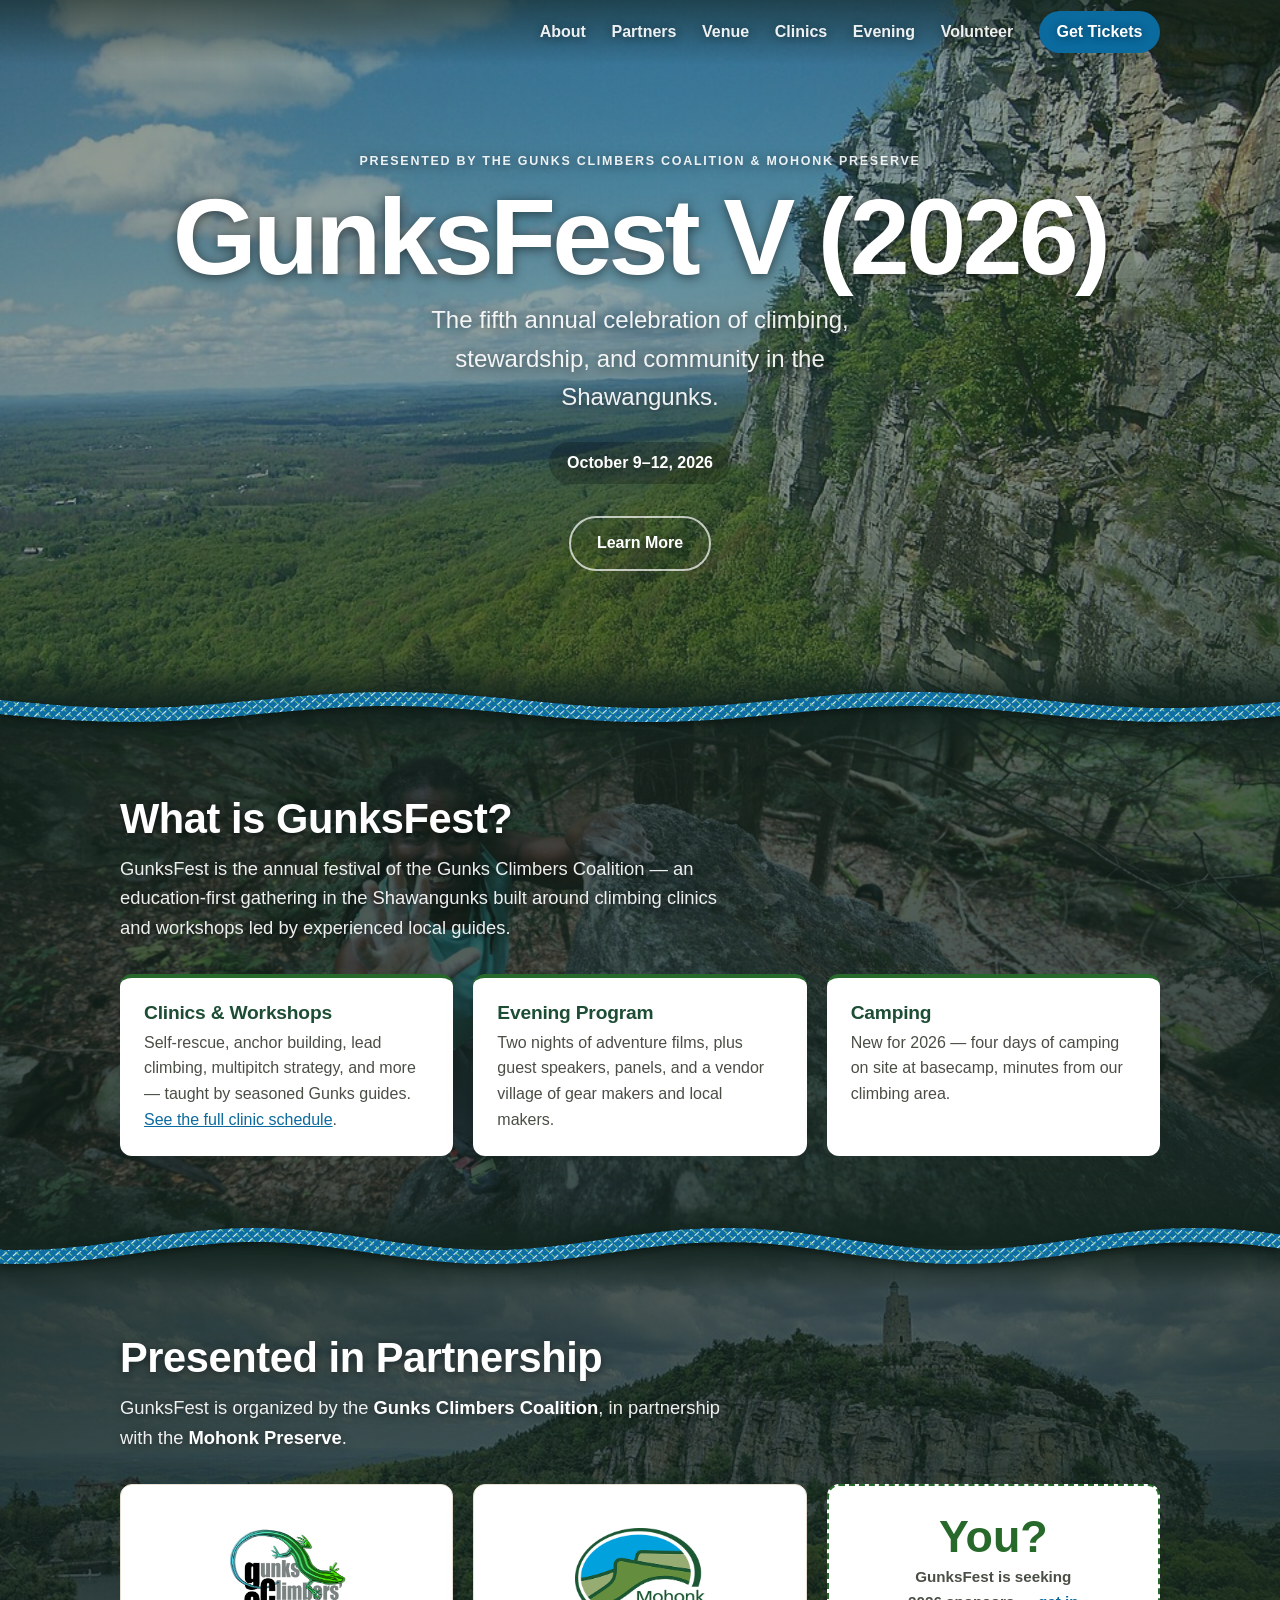
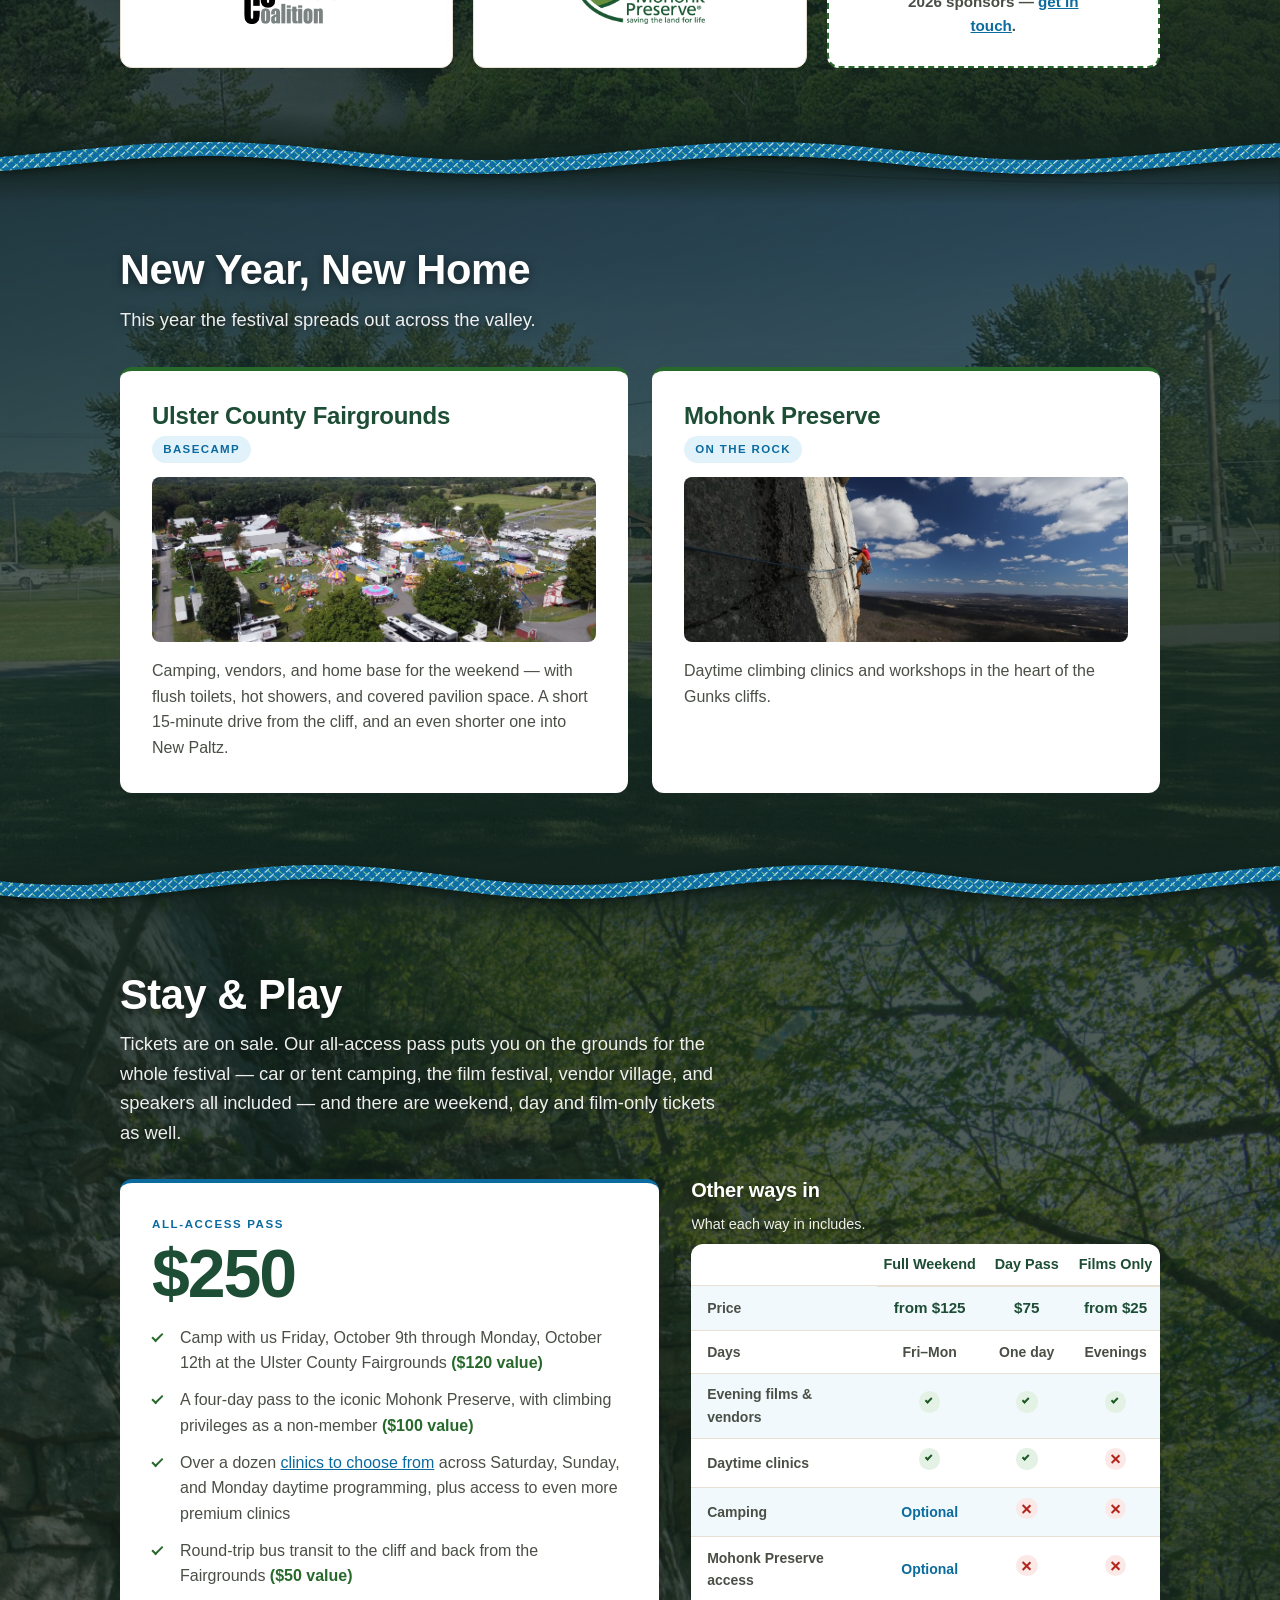
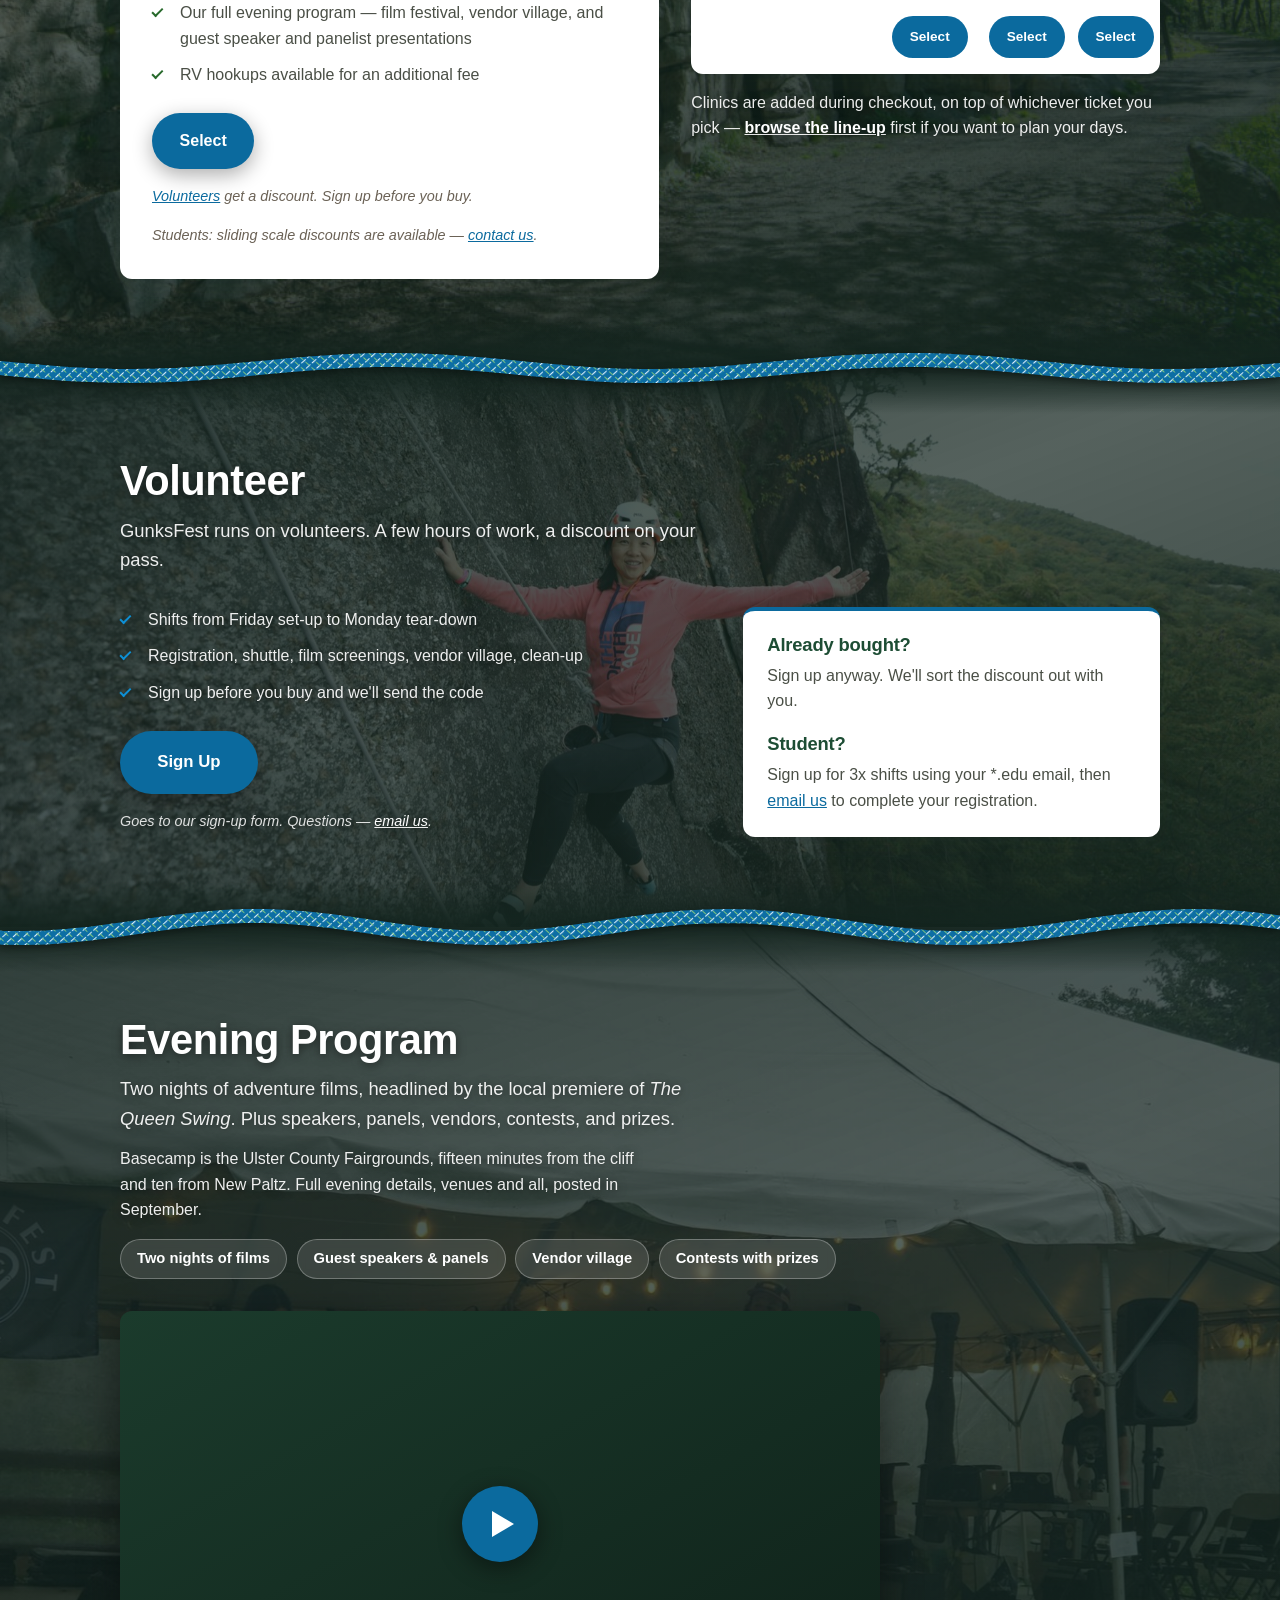
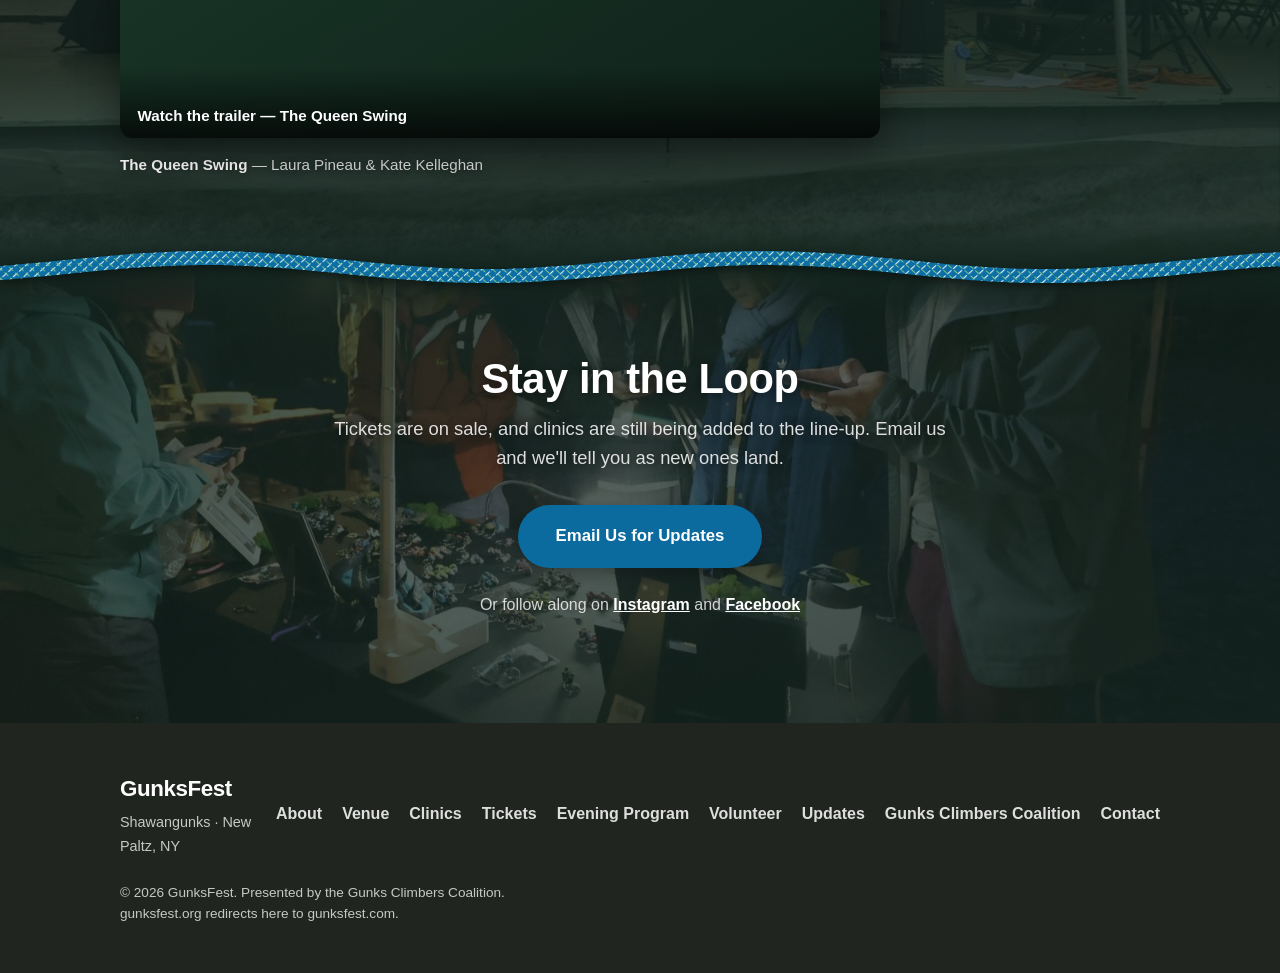
<file: index.html>
<!DOCTYPE html>
<!--
  GunksFest 2026 — the landing page.

  Hand-written HTML, no templating and no build step: what's in this file is
  exactly what the browser receives. Reading it top to bottom is a decent tour
  of how a page is put together.

  The shape of any HTML document:
    <!DOCTYPE html>  tells the browser to use standards mode. Without it you
                     get "quirks mode", which emulates 1990s browser bugs.
    <html lang="en"> the language, which screen readers use to pick a voice and
                     pronunciation, and translation tools use to detect source.
    <head>           metadata: nothing here is displayed. Title, description,
                     social preview, icons, stylesheets.
    <body>           everything visible, in the order it appears on screen.

  Elements are chosen for what the content *is*, not how it should look — that
  is what "semantic HTML" means, and it's the difference between a page that
  works with a screen reader, a search engine and reader mode, and one that is
  a pile of <div>s. <header>, <nav>, <main>, <section> and <footer> are called
  landmarks: assistive software builds a table of contents from them and lets
  someone jump straight to a region. A <div> would look identical and announce
  nothing.
-->
<html lang="en">
<head>
  <!-- charset must be in the first 1024 bytes: the browser has to know how to
       decode the bytes before it can parse anything else. UTF-8 always. -->
  <meta charset="UTF-8" />
  <!-- Without this, mobile browsers pretend to be ~980px wide and shrink the
       page to fit, so every responsive rule in the CSS is measured against a
       lie. One line, and it's the difference between a mobile-friendly site
       and a zoomed-out desktop one. -->
  <meta name="viewport" content="width=device-width, initial-scale=1.0" />
  <!-- Google Tag Manager, placed as high in <head> as it can go — directly
       after the two meta tags that must come first. GTM is the container that
       loads every other tag, so anything it misses in those first
       milliseconds is a measurement nothing downstream can make up.

       The snippet is one IIFE. It seeds window.dataLayer, pushes a gtm.js
       event stamped with the current time (that timestamp is the zero point
       the container measures page-load timings from), then builds a <script>
       element for the container and inserts it ahead of the first script
       already in the document. async=true keeps the fetch off the critical
       path, so parsing and rendering never wait on it.

       This replaces the GA4 gtag.js snippet that used to sit at the bottom of
       this <head>. The GA4 tag is configured inside the container now, so
       pageviews still reach the same property — and custom tracking, like the
       pretix ticket-button clicks, can be added from the GTM interface
       without editing and redeploying these files. -->
  <!-- Google Tag Manager -->
  <script>(function(w,d,s,l,i){w[l]=w[l]||[];w[l].push({'gtm.start':
  new Date().getTime(),event:'gtm.js'});var f=d.getElementsByTagName(s)[0],
  j=d.createElement(s),dl=l!='dataLayer'?'&l='+l:'';j.async=true;j.src=
  'https://www.googletagmanager.com/gtm.js?id='+i+dl;f.parentNode.insertBefore(j,f);
  })(window,document,'script','dataLayer','GTM-KR999LR');</script>
  <!-- End Google Tag Manager -->
  <!-- <title> is the browser tab, the bookmark name, and the headline in
       search results. Distinctive words first — many places truncate it. -->
  <title>GunksFest V (2026) — A Shawangunks Climbing Festival</title>
  <!-- Not used for ranking, but search engines usually show it as the snippet
       under the link, so it's the page's advert. ~155 characters before it's
       cut off. -->
  <meta name="description" content="Tickets on sale for GunksFest 2026, the annual Shawangunks climbing festival — clinics, vendors, films, and camping. October 9–12, 2026, New Paltz, NY." />

  <!-- Open Graph: the card that appears when the URL is pasted into a message,
       a social post or a chat. Without these tags the platform guesses — often
       picking the first image on the page and the wrong text. Note og:image
       must be an absolute URL, because it's fetched by someone else's server,
       not by a browser sitting on this page. -->
  <meta property="og:type" content="website" />
  <meta property="og:title" content="GunksFest V (2026) — A Shawangunks Climbing Festival" />
  <meta property="og:description" content="Tickets on sale now. Clinics, vendors, camping, and an evening film festival in the Shawangunks. Presented by the Gunks Climbers Coalition with Mohonk Preserve. October 9th - 12th, 2026." />
  <meta property="og:url" content="https://gunksfest.com/" />
  <meta property="og:image" content="https://gunksfest.com/assets/img/og-image.jpg" />
  <meta property="og:site_name" content="GunksFest" />
  <meta property="og:locale" content="en_US" />
  <!-- Dimensions let a platform reserve the right space before the image has
       downloaded, so the card doesn't reflow. og:image:alt is the alt text for
       the card itself, which is the only description a screen reader gets when
       the link is read out in a feed. -->
  <meta property="og:image:width" content="1200" />
  <meta property="og:image:height" content="630" />
  <meta property="og:image:alt" content="Climbers and the GunksFest banner below the Shawangunk ridge." />
  <!-- Twitter/X falls back to the og: tags for anything it can't find under
       twitter:, so these three are belt and braces rather than new
       information — stated because the fallback is a courtesy, not a spec. -->
  <meta name="twitter:card" content="summary_large_image" />
  <meta name="twitter:title" content="GunksFest V (2026) — A Shawangunks Climbing Festival" />
  <meta name="twitter:description" content="Tickets on sale now. Climbing clinics, vendors, films, and camping in the Shawangunks. October 9–12, 2026." />
  <meta name="twitter:image" content="https://gunksfest.com/assets/img/og-image.jpg" />

  <!-- gunksfest.com and gunksfest.com/index.html are the same bytes, and a
       search engine that finds both has to decide whether they are one page or
       two. Left alone it splits whatever authority the page has earned across
       the pair. This names the winner. GitHub Pages serves static files and
       runs no server, so there is no 301 to be had here (same constraint as
       the /tickets and /volunteer stubs — see README.md, "Short URLs"); the
       nearest thing is the normaliser further down this head. -->
  <link rel="canonical" href="https://gunksfest.com/" />

  <!-- Sets html.js before the first paint, so CSS can hide the elements it
       intends to animate in without any flicker. Deliberately inline and
       deliberately here rather than in main.js: an external file would arrive
       too late, and the cards would flash visible before being hidden. If
       scripting is off this never runs, the class is never added, and every
       `html.js` rule in the stylesheet quietly stops applying — which leaves
       the page fully readable. See css/style.css, "Reveal cards on scroll". -->
  <!-- Structured data: the same facts the page states in prose, restated in
       the vocabulary a search engine parses rather than reads. It is what lets
       Google show the dates, the venue and a price range in the result itself
       instead of a plain blue link, and what feeds event listings elsewhere.

       Every value here has to keep matching the visible page — structured data
       that disagrees with the page is worse than none, and is the one thing
       Google penalises outright. Two of them are generated, not invented:
       startDate/endDate and the offers range both come from
       data/schedule.json, the committed pretix snapshot (`shop.dateFrom`,
       `shop.dateTo`, and the price field of every item in the "Tickets"
       category). When that file is re-synced and either moves, this block is
       the second place to change. -->
  <script type="application/ld+json">
  {
    "@context": "https://schema.org",
    "@type": "Event",
    "@id": "https://gunksfest.com/",
    "name": "GunksFest V (2026)",
    "description": "GunksFest is the annual festival of the Gunks Climbers Coalition, an education-first gathering in the Shawangunks built around climbing clinics and workshops led by experienced local guides. The 2026 festival includes climbing clinics and workshops, adventure films, guest speakers, panels, a vendor village, camping, and community activities.",
    "url": "https://gunksfest.com/",
    "image": [
      "https://gunksfest.com/assets/img/og-image.jpg"
    ],
    "startDate": "2026-10-09T16:00:00-04:00",
    "endDate": "2026-10-12T14:00:00-04:00",
    "eventStatus": "https://schema.org/EventScheduled",
    "eventAttendanceMode": "https://schema.org/OfflineEventAttendanceMode",
    "location": {
      "@type": "Place",
      "name": "Ulster County Fairgrounds",
      "address": {
        "@type": "PostalAddress",
        "streetAddress": "249 Libertyville Road",
        "addressLocality": "New Paltz",
        "addressRegion": "NY",
        "postalCode": "12561",
        "addressCountry": "US"
      }
    },
    "organizer": {
      "@type": "Organization",
      "name": "Gunks Climbers Coalition",
      "url": "https://gunksclimbers.org/"
    },
    "offers": {
      "@type": "AggregateOffer",
      "url": "https://pretix.eu/gunksclimbers/gunksfest2026/",
      "priceCurrency": "USD",
      "lowPrice": "25.00",
      "highPrice": "250.00",
      "availability": "https://schema.org/InStock"
    }
  }
  </script>

  <script>document.documentElement.classList.add('js');</script>
  <!-- The static-hosting stand-in for the 301 the canonical tag above wishes
       it had: anyone who arrives at /index.html is moved to / before they have
       read anything, so the address they copy, bookmark or paste is the one
       the canonical names. location.replace leaves no history entry, so Back
       still goes where they came from rather than bouncing off this line.

       Guarded on protocol, not hostname, so it stays inert on file:// — where
       pathname also ends in index.html and "/" is the root of the disk. The
       search and hash ride along; dropping them would strip ?demo=1 and land
       anyone following a /index.html#tickets link at the top of the page. -->
  <script>
    (function () {
      var path = location.pathname;
      if (location.protocol.indexOf('http') === 0 && path.slice(-11) === '/index.html') {
        location.replace(path.slice(0, -10) + location.search + location.hash);
      }
    })();
  </script>
  <link rel="icon" type="image/svg+xml" href="assets/favicon.svg" />
  <link rel="icon" type="image/png" href="assets/img/favicon.png" />
  <link rel="apple-touch-icon" href="assets/img/favicon.png" />
  <link rel="stylesheet" href="css/style.css" />
  <!-- js/tickets.js calls pretix for live availability once the page has
       rendered. preconnect does the DNS lookup, TCP handshake and TLS
       negotiation for that origin now, while the browser is otherwise busy
       laying out the page, so the fetch itself starts on a warm connection.
       crossorigin is required because that fetch is a CORS request — without
       it the browser warms up a connection the fetch can't reuse. -->
  <link rel="preconnect" href="https://pretix.eu" crossorigin />
</head>
<body>
  <!-- Google Tag Manager (noscript): the fallback for a visitor with
       scripting turned off. The container can't run, but this iframe request
       still records the pageview. It belongs immediately after the opening
       <body> tag, and is hidden two ways — display:none takes it out of
       layout, visibility:hidden covers anything that might override that — so
       it never reserves a line of space. -->
  <!-- Google Tag Manager (noscript) -->
  <noscript><iframe src="https://www.googletagmanager.com/ns.html?id=GTM-KR999LR"
  height="0" width="0" style="display:none;visibility:hidden"></iframe></noscript>
  <!-- End Google Tag Manager (noscript) -->
  <!-- First focusable thing on the page, so one Tab press offers a keyboard
       user a way past the nav straight to the content. It's visually hidden
       until focused — see .skip-link in css/style.css. -->
  <a class="skip-link" href="#main">Skip to content</a>

  <!-- Shared kernmantle-weave fleck patterns for the rope dividers.
       Two dashed line-sets rotated in opposite directions = woven fleck.

       An SVG <defs> block holds definitions that are never drawn where they
       sit — they're referenced by id from elsewhere, here as
       stroke="url(#fleckA)" on each rope. Defining the two patterns once at
       the top of the document and pointing six dividers at them is the same
       instinct as a CSS class: describe the thing once, use it many times.
       aria-hidden="true" keeps this decorative markup out of the accessibility
       tree entirely, and focusable="false" stops IE/Edge putting the SVG in
       the tab order. Every purely decorative graphic on the page carries both. -->
  <svg width="0" height="0" style="position:absolute" aria-hidden="true" focusable="false">
    <defs>
      <pattern id="fleckA" width="7" height="8" patternUnits="userSpaceOnUse" patternTransform="rotate(48)">
        <line x1="0" y1="-1" x2="0" y2="9" stroke="#d6ecfd" stroke-width="2.3" stroke-dasharray="3.2 4" stroke-linecap="round" />
      </pattern>
      <pattern id="fleckB" width="7" height="8" patternUnits="userSpaceOnUse" patternTransform="rotate(-48)">
        <line x1="0" y1="-1" x2="0" y2="9" stroke="#7cc47f" stroke-width="2" stroke-dasharray="2.6 4.4" stroke-linecap="round" />
      </pattern>
    </defs>
  </svg>

  <!-- ============ HEADER / NAV ============ -->
  <!-- There are two <nav> elements on this page (this bar and the burger
       panel), which is why each carries an aria-label: with more than one
       landmark of the same type, the label is what distinguishes "Primary"
       from "Menu" from "Footer" when someone lists the page's regions. A
       single nav wouldn't need one. -->
  <header class="site-header" id="top">
    <div class="container nav-bar">
      <nav class="nav-desktop" aria-label="Primary">
        <a href="#about">About</a>
        <a href="#partners">Partners</a>
        <a href="#venue">Venue</a>
        <a href="clinics.html">Clinics</a>
        <a href="#evening">Evening</a>
        <a href="#volunteer">Volunteer</a>
        <a class="nav-cta" href="#tickets">Get Tickets</a>
      </nav>
    </div>
  </header>

  <!-- Floating burger — appears on scroll (all sizes) and on mobile.
       Kept outside <header> so hiding the bar doesn't hide the menu.

       A real <button>, not a styled <div>. A button is focusable, reachable by
       Tab, fires on both Enter and Space, and announces itself as a button —
       all of which you'd otherwise have to rebuild by hand with tabindex, a
       role and keyboard handlers, and would get subtly wrong. The rule of
       thumb: if it does something, it's a <button>; if it goes somewhere, it's
       an <a href>.
       The three ARIA attributes describe state the visuals alone convey:
         aria-expanded  is the menu open? (kept in sync by js/main.js, and read
                        by the CSS to animate the bars into an X)
         aria-controls  which element this button operates
         aria-label     the accessible name, since the button's only content is
                        three decorative bars with no text to announce -->
  <button class="menu-fab" aria-expanded="false" aria-controls="menu-panel" aria-label="Open menu">
    <span class="menu-fab-bar"></span>
    <span class="menu-fab-bar"></span>
    <span class="menu-fab-bar"></span>
  </button>
  <nav class="menu-panel" id="menu-panel" aria-label="Menu">
    <div class="menu-brand"><span class="brand-mark">GunksFest</span> <span class="brand-year">V (2026)</span></div>
    <a href="#about">About</a>
    <a href="#partners">Partners</a>
    <a href="#venue">Venue</a>
    <a href="clinics.html">Clinics</a>
    <a href="#evening">Evening Program</a>
    <a href="#volunteer">Volunteer</a>
    <a class="menu-cta" href="#tickets">Get Tickets</a>
  </nav>

  <!-- <main> marks the page's primary content — one per document, excluding
       the header, nav and footer that repeat across pages. It's the target of
       the skip link above, and the region reader modes extract. -->
  <main id="main">
    <!-- ============ HERO ============ -->
    <!-- aria-labelledby points at the id of the element that names this
         section, so it's announced as "GunksFest V (2026), region" rather than
         just "region". Every <section> on this page is labelled this way — an
         unlabelled section is no more useful to a screen reader than a <div>,
         which is why they're worth the two extra attributes.
         Use aria-labelledby when a visible heading already says it (no
         duplicated text to keep in sync) and aria-label only when nothing
         on screen does. -->
    <section class="hero" aria-labelledby="hero-title">
      <!-- Empty divs whose only job is to hold a background layer. They carry
           no content, so aria-hidden keeps them out of the accessibility tree. -->
      <div class="hero-bg" aria-hidden="true"></div>
      <div class="hero-overlay"></div>
      <div class="container hero-inner">
        <p class="eyebrow">Presented by the Gunks Climbers Coalition &amp; Mohonk Preserve</p>
        <h1 id="hero-title">GunksFest<span class="hero-year"> V</span><span class="hero-edition"> (2026)</span></h1>
        <p class="hero-tagline">The fifth annual celebration of climbing, stewardship, and community in the Shawangunks.</p>
        <p class="hero-date">October 9–12, 2026</p>
        <!-- One call to action. .hero-actions is already centred, so removing
             the first button leaves the second centred with no rule change. -->
        <div class="hero-actions">
          <a class="btn btn-ghost" href="#about">Learn More</a>
        </div>
      </div>
    </section>

    <div class="rope-divider" role="presentation"><svg class="rope" width="100%" height="90" aria-hidden="true" focusable="false"><path class="rope-body" d="M-20,45 L3200,45"/><path class="rope-fleck" fill="none" stroke="url(#fleckA)" d="M-20,45 L3200,45"/><path class="rope-fleck" fill="none" stroke="url(#fleckB)" d="M-20,45 L3200,45"/></svg></div>

    <!-- ============ ABOUT ============ -->
    <section class="section section-photo" id="about" aria-labelledby="about-title">
      <!-- Crossfading event photos (extracted from the sponsor deck). Decorative.

           Note alt="" on every slide — an empty alt, not a missing one. They
           mean different things: alt="" says "this image carries no
           information, skip it", which is correct for decoration, while
           omitting alt entirely leaves a screen reader to read out the
           filename. Every <img> needs the attribute; only meaningful ones need
           words in it (compare the venue photos further down).

           Only the first slide has a real src, and fetchpriority="high" tells
           the browser to fetch it ahead of the queue — it's the largest thing
           the visitor sees first. The other eleven carry data-src and are
           loaded one at a time by js/main.js, so they don't compete with it. -->
      <div class="slideshow" aria-hidden="true">
        <img class="slide is-active" src="assets/img/gallery/slide-01.jpg" alt="" fetchpriority="high" />
        <img class="slide" data-src="assets/img/gallery/slide-02.jpg" alt="" />
        <img class="slide" data-src="assets/img/gallery/slide-03.jpg" alt="" />
        <img class="slide" data-src="assets/img/gallery/slide-04.jpg" alt="" />
        <img class="slide" data-src="assets/img/gallery/slide-05.jpg" alt="" />
        <img class="slide" data-src="assets/img/gallery/slide-06.jpg" alt="" />
        <img class="slide" data-src="assets/img/gallery/slide-07.jpg" alt="" />
        <img class="slide" data-src="assets/img/gallery/slide-08.jpg" alt="" />
        <img class="slide" data-src="assets/img/gallery/slide-09.jpg" alt="" />
        <img class="slide" data-src="assets/img/gallery/slide-10.jpg" alt="" />
        <img class="slide" data-src="assets/img/gallery/slide-11.jpg" alt="" />
        <img class="slide" data-src="assets/img/gallery/slide-12.jpg" alt="" />
      </div>
      <div class="slideshow-scrim" aria-hidden="true"></div>

      <div class="container">
        <h2 id="about-title">What is GunksFest?</h2>
        <p class="lead">
          GunksFest is the annual festival of the Gunks Climbers Coalition — an
          education-first gathering in the Shawangunks built around climbing clinics
          and workshops led by experienced local guides.
        </p>
        <div class="feature-grid">
          <div class="feature">
            <h3>Clinics &amp; Workshops</h3>
            <p>Self-rescue, anchor building, lead climbing, multipitch strategy, and more — taught by seasoned Gunks guides. <a href="clinics.html">See the full clinic schedule</a>.</p>
          </div>
          <div class="feature">
            <h3>Evening Program</h3>
            <p>Two nights of adventure films, plus guest speakers, panels, and a vendor village of gear makers and local makers.</p>
          </div>
          <div class="feature">
            <h3>Camping</h3>
            <p>New for 2026 — four days of camping on site at basecamp, minutes from our climbing area.</p>
          </div>
        </div>
      </div>
    </section>

    <div class="rope-divider" role="presentation"><svg class="rope" width="100%" height="90" aria-hidden="true" focusable="false"><path class="rope-body" d="M-20,45 L3200,45"/><path class="rope-fleck" fill="none" stroke="url(#fleckA)" d="M-20,45 L3200,45"/><path class="rope-fleck" fill="none" stroke="url(#fleckB)" d="M-20,45 L3200,45"/></svg></div>

    <!-- ============ PARTNERS ============ -->
    <section class="section section-photo" id="partners" aria-labelledby="partners-title">
      <div class="section-bg" style="background-image:url('assets/img/mohonk-visitor-center.jpg'); background-position:center top;" aria-hidden="true"></div>
      <div class="slideshow-scrim" aria-hidden="true"></div>
      <div class="container">
        <h2 id="partners-title">Presented in Partnership</h2>
        <p class="lead">
          GunksFest is organized by the <strong>Gunks Climbers Coalition</strong>, in
          partnership with the <strong>Mohonk Preserve</strong>.
        </p>
        <div class="logo-row">
          <a class="logo-card" href="https://gunksclimbers.org/" target="_blank" rel="noopener">
            <img src="assets/img/gcc-logo.png" alt="Gunks Climbers Coalition" />
          </a>
          <a class="logo-card" href="https://www.mohonkpreserve.org/" target="_blank" rel="noopener">
            <img src="assets/img/mohonk-logo.png" alt="Mohonk Preserve — saving the land for life" />
          </a>
          <a class="logo-card sponsor-card" href="mailto:sponsorships@gunksclimbers.org?subject=GunksFest%202026%20Sponsorship%20Inquiry&amp;body=Hi%20GunksFest%20team%2C%0A%0AI%27d%20like%20to%20learn%20about%20sponsoring%20GunksFest%202026.%20Please%20send%20over%20the%20sponsorship%20details.%0A%0AThanks%21">
            <span class="sponsor-you">You?</span>
            <span class="sponsor-sub">GunksFest is seeking 2026 sponsors — <span class="sponsor-link">get in touch</span>.</span>
          </a>
        </div>
      </div>
    </section>

    <div class="rope-divider" role="presentation"><svg class="rope" width="100%" height="90" aria-hidden="true" focusable="false"><path class="rope-body" d="M-20,45 L3200,45"/><path class="rope-fleck" fill="none" stroke="url(#fleckA)" d="M-20,45 L3200,45"/><path class="rope-fleck" fill="none" stroke="url(#fleckB)" d="M-20,45 L3200,45"/></svg></div>

    <!-- ============ VENUE / FORMAT ============ -->
    <section class="section section-photo" id="venue" aria-labelledby="venue-title">
      <div class="section-bg" style="background-image:url('assets/img/ulster-fairground.jpg')" aria-hidden="true"></div>
      <div class="slideshow-scrim" aria-hidden="true"></div>
      <div class="container">
        <h2 id="venue-title">New Year, New Home</h2>
        <p class="lead">This year the festival spreads out across the valley.</p>
        <div class="venue-grid">
          <div class="venue-card">
            <h3>Ulster County Fairgrounds</h3>
            <p class="venue-role">Basecamp</p>
            <!-- A meaningful image, so alt describes what it shows — write it
                 as if reading the page aloud to someone over the phone, not as
                 a list of keywords ("fairgrounds photo climbing gunks").
                 loading="lazy" defers the download until the image is near the
                 viewport; correct for anything below the fold, and exactly
                 wrong for the hero image, which you want fetched immediately. -->
            <img class="venue-photo" src="assets/img/df7b7300-e033-4e14-a859-f91136d7badc.jpg"
                 alt="The Ulster County Fairgrounds from the air, with the Shawangunk ridge rising behind it." loading="lazy" />
            <p>Camping, vendors, and home base for the weekend — with flush toilets,
              hot showers, and covered pavilion space. A short 15-minute drive from
              the cliff, and an even shorter one into New Paltz.</p>
          </div>
          <div class="venue-card">
            <h3>Mohonk Preserve</h3>
            <p class="venue-role">On the Rock</p>
            <img class="venue-photo" src="assets/img/vultaggio-cck-gunks-600x400.jpg"
                 alt="A climber high on a Gunks route, with the valley spread out below." loading="lazy" />
            <p>Daytime climbing clinics and workshops in the heart of the Gunks cliffs.</p>
          </div>
        </div>
      </div>
    </section>

    <div class="rope-divider" role="presentation"><svg class="rope" width="100%" height="90" aria-hidden="true" focusable="false"><path class="rope-body" d="M-20,45 L3200,45"/><path class="rope-fleck" fill="none" stroke="url(#fleckA)" d="M-20,45 L3200,45"/><path class="rope-fleck" fill="none" stroke="url(#fleckB)" d="M-20,45 L3200,45"/></svg></div>

    <!-- ============ STAY & PLAY / TICKETS ============ -->
    <!-- id="tickets" rather than "stay-play": /tickets on the site redirects
         to this anchor (see tickets/index.html), and it should land on the
         heading the way /volunteer lands on that section's, not part-way down
         the section. The inner block that used to hold this id was the "Other
         ways in" column, which would have skipped both the heading and the
         pass card. -->
    <section class="section section-photo section-pass" id="tickets" aria-labelledby="tickets-heading">
      <div class="section-bg" style="background-image:url('assets/img/Stephen_D_Stewart-Hill_20200521a_Undercliff_44a-copy-1024x1024.jpg')" aria-hidden="true"></div>
      <div class="slideshow-scrim" aria-hidden="true"></div>
      <div class="container">
        <h2 id="tickets-heading">Stay &amp; Play</h2>
        <p class="lead">
          Tickets are on sale. Our all-access pass puts you on the grounds for the whole
          festival — car or tent camping, the film festival, vendor village, and speakers
          all included — and there are weekend, day and film-only tickets as well.
        </p>

        <div class="pass-layout">
          <!-- The left column. Two children, so they need a wrapper of their
               own: .pass-layout is a two-column grid, and anything that is a
               direct child of it claims a column. -->
          <div class="pass-main">
            <!-- data-item-id names the pretix product this hand-written card
                 describes. Nothing on the page is drawn from it any more — the
                 card shows no availability badge, its price is hand-written,
                 and its button goes to the shop's front page like every other
                 Select. What it still buys is one console warning: if pretix
                 stops knowing this id, the card is advertising a product the
                 shop no longer sells, and this is the only thing that would
                 say so. Keep it in step with data/schedule.json. -->
            <div class="pass-card" data-item-id="1088250">
              <p class="pass-eyebrow">All-Access Pass</p>
              <p class="pass-price"><span class="pass-amount">$250</span></p>
              <ul class="pass-list">
                <li>Camp with us Friday, October 9th through Monday, October 12th at the Ulster County Fairgrounds <span class="pass-value">($120 value)</span></li>
                <li>A four-day pass to the iconic Mohonk Preserve, with climbing privileges as a non-member <span class="pass-value">($100 value)</span></li>
                <li>Over a dozen <a href="clinics.html">clinics to choose from</a> across Saturday, Sunday, and Monday daytime programming, plus access to even more premium clinics</li>
                <li>Round-trip bus transit to the cliff and back from the Fairgrounds <span class="pass-value">($50 value)</span></li>
                <li>Our full evening program — film festival, vendor village, and guest speaker and panelist presentations</li>
                <li>RV hookups available for an additional fee</li>
              </ul>
              <!-- Straight to the shop's product list, with nothing preselected
                   — the same destination as every Select in the table opposite.
                   Checkout happens on pretix rather than in a widget embedded
                   here; the reasoning is in README.md, "Linking out vs embedding
                   the widget". The .pass-cta class is the handle js/tickets.js
                   uses to send this button back to the updates list if the shop
                   turns out not to be open yet. -->
              <a class="btn btn-primary pass-cta" href="https://pretix.eu/gunksclimbers/gunksfest2026/" target="_blank" rel="noopener">Select</a>
              <p class="pass-note"><a href="https://script.google.com/a/macros/gunksclimbers.org/s/AKfycbzJss_Nq6xAGWhmCQzPJYRMceyyRPAsErOrth0MhJa9-wMT7RwUjuVHeqH656tuGwE/exec" target="_blank" rel="noopener">Volunteers</a> get a discount. Sign up before you buy.</p>
              <p class="pass-note">Students: sliding scale discounts are available — <a href="mailto:events@gunksclimbers.org?subject=%5BGunksFest%202026%5D%20Student%20Pricing%20Inquiry">contact us</a>.</p>
            </div>
          </div>

          <!-- ============ EVERY TICKET, FROM PRETIX ============ -->
          <!-- Filled by js/tickets.js from data/schedule.json — the same
               committed snapshot the clinics page renders, so a price here can
               never disagree with the same price there.

               This table is the right-hand column, opposite the pass, rather
               than a band of its own below it. A full-width row of ticket
               cards underneath used to leave most of a screen of empty photo
               beside the pass — the page's largest hole sitting exactly where
               a visitor comparing prices would look next. Side by side the two
               columns end at roughly the same place, and every way in is on
               one screen with the pass it is an alternative to.

               What ships in the markup is what a visitor gets when scripting
               is off or the fetch fails: the pass alongside, with its real
               price and a working link into the shop, and this paragraph
               pointing at the same shop. That is a complete and true page on its own, which is
               the test worth applying to anything built this way — not "does
               the enhancement work" but "is what's left without it still the
               thing the visitor came for". -->
          <div class="tickets">
            <h3 class="tickets-title">Other ways in</h3>
            <div id="tickets-list" hidden></div>
            <p class="tickets-fallback" id="tickets-fallback">
              Weekend passes, single-day passes and film-only tickets are all on our
              <a href="https://pretix.eu/gunksclimbers/gunksfest2026/" target="_blank" rel="noopener">ticket shop</a>.
            </p>
            <p class="tickets-note" id="tickets-note" hidden>
              Clinics are added during checkout, on top of whichever ticket you pick —
              <a href="clinics.html">browse the line-up</a> first if you want to plan your days.
            </p>
          </div>
        </div>
      </div>
    </section>

    <div class="rope-divider" role="presentation"><svg class="rope" width="100%" height="90" aria-hidden="true" focusable="false"><path class="rope-body" d="M-20,45 L3200,45"/><path class="rope-fleck" fill="none" stroke="url(#fleckA)" d="M-20,45 L3200,45"/><path class="rope-fleck" fill="none" stroke="url(#fleckB)" d="M-20,45 L3200,45"/></svg></div>

    <!-- ============ VOLUNTEER ============ -->
    <!-- The registration page itself is a Google Apps Script web app, kept off
         this site on purpose. It writes to the GCC's own spreadsheet and needs
         to keep working when nobody is around to redeploy a static site, so it
         is linked to rather than embedded: an <iframe> here would inherit this
         page's width and none of its styling, break the back button, and hand
         the visitor a form they can't tell is ours anyway. A link is honest
         about crossing a boundary, and it can't take the page down with it. -->
    <section class="section section-photo section-volunteer" id="volunteer" aria-labelledby="volunteer-title">
      <!-- background-position sits a little above centre: the section is much
           wider than it is tall, so `cover` crops the photo top and bottom, and
           the default centre crop cuts the climber's head off. Nudging the
           focal point up keeps her in frame at every width.

           If assets/img/volunteers-bg.jpg is ever missing, .section-bg's
           background-color shows through instead — deep forest green under the
           same scrim, which is a section that looks deliberate rather than
           broken. Worth knowing about any element whose whole job is to hold an
           image. -->
      <div class="section-bg" style="background-image:url('assets/img/volunteers-bg.jpg'); background-position: center 38%" aria-hidden="true"></div>
      <div class="slideshow-scrim" aria-hidden="true"></div>
      <div class="container">
        <h2 id="volunteer-title">Volunteer</h2>
        <p class="lead">
          GunksFest runs on volunteers. A few hours of work, a discount on your pass.
        </p>
        <div class="volunteer-layout">
          <div class="volunteer-main">
            <ul class="pass-list">
              <li>Shifts from Friday set-up to Monday tear-down</li>
              <li>Registration, shuttle, film screenings, vendor village, clean-up</li>
              <li>Sign up before you buy and we'll send the code</li>
            </ul>
            <!-- The registration page lives on script.google.com, which is
                 visibly not this site — so the link says where it goes rather
                 than letting the new tab be a surprise. -->
            <a class="btn btn-primary btn-lg" href="https://script.google.com/a/macros/gunksclimbers.org/s/AKfycbzJss_Nq6xAGWhmCQzPJYRMceyyRPAsErOrth0MhJa9-wMT7RwUjuVHeqH656tuGwE/exec" target="_blank" rel="noopener">
              Sign Up
            </a>
            <p class="pass-note">
              Goes to our sign-up form. Questions —
              <a href="mailto:events@gunksclimbers.org?subject=GunksFest%202026%20volunteering">email us</a>.
            </p>
          </div>
          <div class="volunteer-side">
            <h3>Already bought?</h3>
            <p>Sign up anyway. We'll sort the discount out with you.</p>
            <h3>Student?</h3>
            <p>Sign up for 3x shifts using your *.edu email, then <a href="mailto:events@gunksclimbers.org?subject=%5BGunksFest%202026%5D%20Student%20Volunteer">email us</a> to complete your registration.</p>
          </div>
        </div>
      </div>
    </section>

    <div class="rope-divider" role="presentation"><svg class="rope" width="100%" height="90" aria-hidden="true" focusable="false"><path class="rope-body" d="M-20,45 L3200,45"/><path class="rope-fleck" fill="none" stroke="url(#fleckA)" d="M-20,45 L3200,45"/><path class="rope-fleck" fill="none" stroke="url(#fleckB)" d="M-20,45 L3200,45"/></svg></div>

    <!-- ============ EVENING PROGRAM ============ -->
    <section class="section section-photo" id="evening" aria-labelledby="evening-title">
      <div class="section-bg" style="background-image:url('assets/img/gallery/slide-04.jpg')" aria-hidden="true"></div>
      <div class="slideshow-scrim" aria-hidden="true"></div>
      <div class="container">
        <h2 id="evening-title">Evening Program</h2>
        <p class="lead">
          Two nights of adventure films, headlined by the local premiere of
          <em>The Queen Swing</em>. Plus speakers, panels, vendors, contests, and prizes.
        </p>
        <!-- Names basecamp, which is true however the evening shakes out, and
             gives the date the rest is answered on. A promise to say more later
             is a very different thing from silence: it tells someone the gap is
             known and scheduled rather than leaving them to wonder whether
             anyone has thought about it. -->
        <p class="evening-sub">
          Basecamp is the Ulster County Fairgrounds, fifteen minutes from the cliff and ten
          from New Paltz. Full evening details, venues and all, posted in September.
        </p>
        <ul class="bill-list">
          <li>Two nights of films</li>
          <li>Guest speakers &amp; panels</li>
          <li>Vendor village</li>
          <li>Contests with prizes</li>
        </ul>

        <!-- Click-to-load YouTube facade: nothing is requested from YouTube
             until the visitor actually hits play. See js/main.js for what that
             saves and why it's worth doing.
             <figure> + <figcaption> is the semantic pairing for any piece of
             self-contained media with a caption — an image, a diagram, a code
             listing, a quote. It ties the caption to the thing it describes
             rather than leaving a stray <p> underneath. -->
        <figure class="video-figure">
          <div class="video-embed" data-video="cLM-6Xqk_UI">
            <button class="video-play" type="button" aria-label="Play the video for The Queen Swing">
              <img class="video-thumb" src="https://i.ytimg.com/vi/cLM-6Xqk_UI/maxresdefault.jpg" alt="" loading="lazy" />
              <span class="video-btn" aria-hidden="true"></span>
              <span class="video-label" aria-hidden="true">Watch the trailer — <strong>The Queen Swing</strong></span>
            </button>
          </div>
          <figcaption><strong>The Queen Swing</strong> — Laura Pineau &amp; Kate Kelleghan</figcaption>
        </figure>
      </div>
    </section>

    <div class="rope-divider" role="presentation"><svg class="rope" width="100%" height="90" aria-hidden="true" focusable="false"><path class="rope-body" d="M-20,45 L3200,45"/><path class="rope-fleck" fill="none" stroke="url(#fleckA)" d="M-20,45 L3200,45"/><path class="rope-fleck" fill="none" stroke="url(#fleckB)" d="M-20,45 L3200,45"/></svg></div>

    <!-- ============ UPDATES / CTA ============ -->
    <section class="section section-cta section-photo" id="updates" aria-labelledby="updates-title">
      <!-- Same event photos as the About block, offset by 6 so the two
           slideshows never show the same image at the same time. -->
      <div class="slideshow" data-offset="6" aria-hidden="true">
        <img class="slide" data-src="assets/img/gallery/slide-01.jpg" alt="" />
        <img class="slide" data-src="assets/img/gallery/slide-02.jpg" alt="" />
        <img class="slide" data-src="assets/img/gallery/slide-03.jpg" alt="" />
        <img class="slide" data-src="assets/img/gallery/slide-04.jpg" alt="" />
        <img class="slide" data-src="assets/img/gallery/slide-05.jpg" alt="" />
        <img class="slide" data-src="assets/img/gallery/slide-06.jpg" alt="" />
        <img class="slide" data-src="assets/img/gallery/slide-07.jpg" alt="" />
        <img class="slide" data-src="assets/img/gallery/slide-08.jpg" alt="" />
        <img class="slide" data-src="assets/img/gallery/slide-09.jpg" alt="" />
        <img class="slide" data-src="assets/img/gallery/slide-10.jpg" alt="" />
        <img class="slide" data-src="assets/img/gallery/slide-11.jpg" alt="" />
        <img class="slide" data-src="assets/img/gallery/slide-12.jpg" alt="" />
      </div>
      <div class="slideshow-scrim" aria-hidden="true"></div>

      <div class="container narrow">
        <h2 id="updates-title">Stay in the Loop</h2>
        <p class="lead">
          Tickets are on sale, and clinics are still being added to the line-up.
          Email us and we'll tell you as new ones land.
        </p>
        <a class="btn btn-primary btn-lg" href="mailto:events@gunksclimbers.org?subject=GunksFest%202026%20updates&amp;body=Please%20add%20me%20to%20the%20GunksFest%202026%20updates%20list.">
          Email Us for Updates
        </a>
        <!-- Site convention: links that stay on gunksfest.com keep the tab
             they are in, links that leave it open a new one, so the festival
             page is still sitting there when someone is done scrolling
             Instagram. rel="noopener" goes with every target="_blank": without
             it the page being opened gets a window.opener handle back to this
             one, which it can use to navigate this tab somewhere else. -->
        <p class="cta-note">
          Or follow along on
          <a href="https://www.instagram.com/gunksclimbers" target="_blank" rel="noopener">Instagram</a>
          and <a href="https://www.facebook.com/gunksclimbers" target="_blank" rel="noopener">Facebook</a>
        </p>
      </div>
    </section>
  </main>

  <!-- ============ FOOTER ============ -->
  <footer class="site-footer">
    <div class="container footer-inner">
      <div class="footer-brand">
        <span class="brand-mark">GunksFest</span>
        <p>Shawangunks · New Paltz, NY</p>
      </div>
      <nav class="footer-links" aria-label="Footer">
        <a href="#about">About</a>
        <a href="#venue">Venue</a>
        <a href="clinics.html">Clinics</a>
        <a href="#tickets">Tickets</a>
        <a href="#evening">Evening Program</a>
        <a href="#volunteer">Volunteer</a>
        <a href="#updates">Updates</a>
        <a href="https://gunksclimbers.org/" target="_blank" rel="noopener">Gunks Climbers Coalition</a>
        <a href="mailto:events@gunksclimbers.org">Contact</a>
      </nav>
      <p class="footer-meta">
        &copy; <span id="year">2026</span> GunksFest. Presented by the Gunks Climbers Coalition.<br />
        gunksfest.org redirects here to gunksfest.com.
      </p>
    </div>
  </footer>

  <!-- Scripts at the very end of <body>, not in <head>. A plain <script> tag
       blocks HTML parsing while it downloads and runs, so one in the head
       delays the whole page appearing; down here, everything above has already
       been parsed and painted. It also means main.js can query for elements
       immediately without waiting for DOMContentLoaded — they all exist by the
       time it runs. (The modern alternative is <script defer> in the head,
       which downloads in parallel and runs at the same point.) -->
  <script src="js/main.js"></script>
  <!-- js/pretix.js defines the GunksPretix namespace that js/tickets.js reads,
       so it has to come first. Plain <script> tags execute in document order,
       which is the whole of the dependency management this site needs. -->
  <script src="js/pretix.js"></script>
  <script src="js/tickets.js"></script>
</body>
</html>
</file>
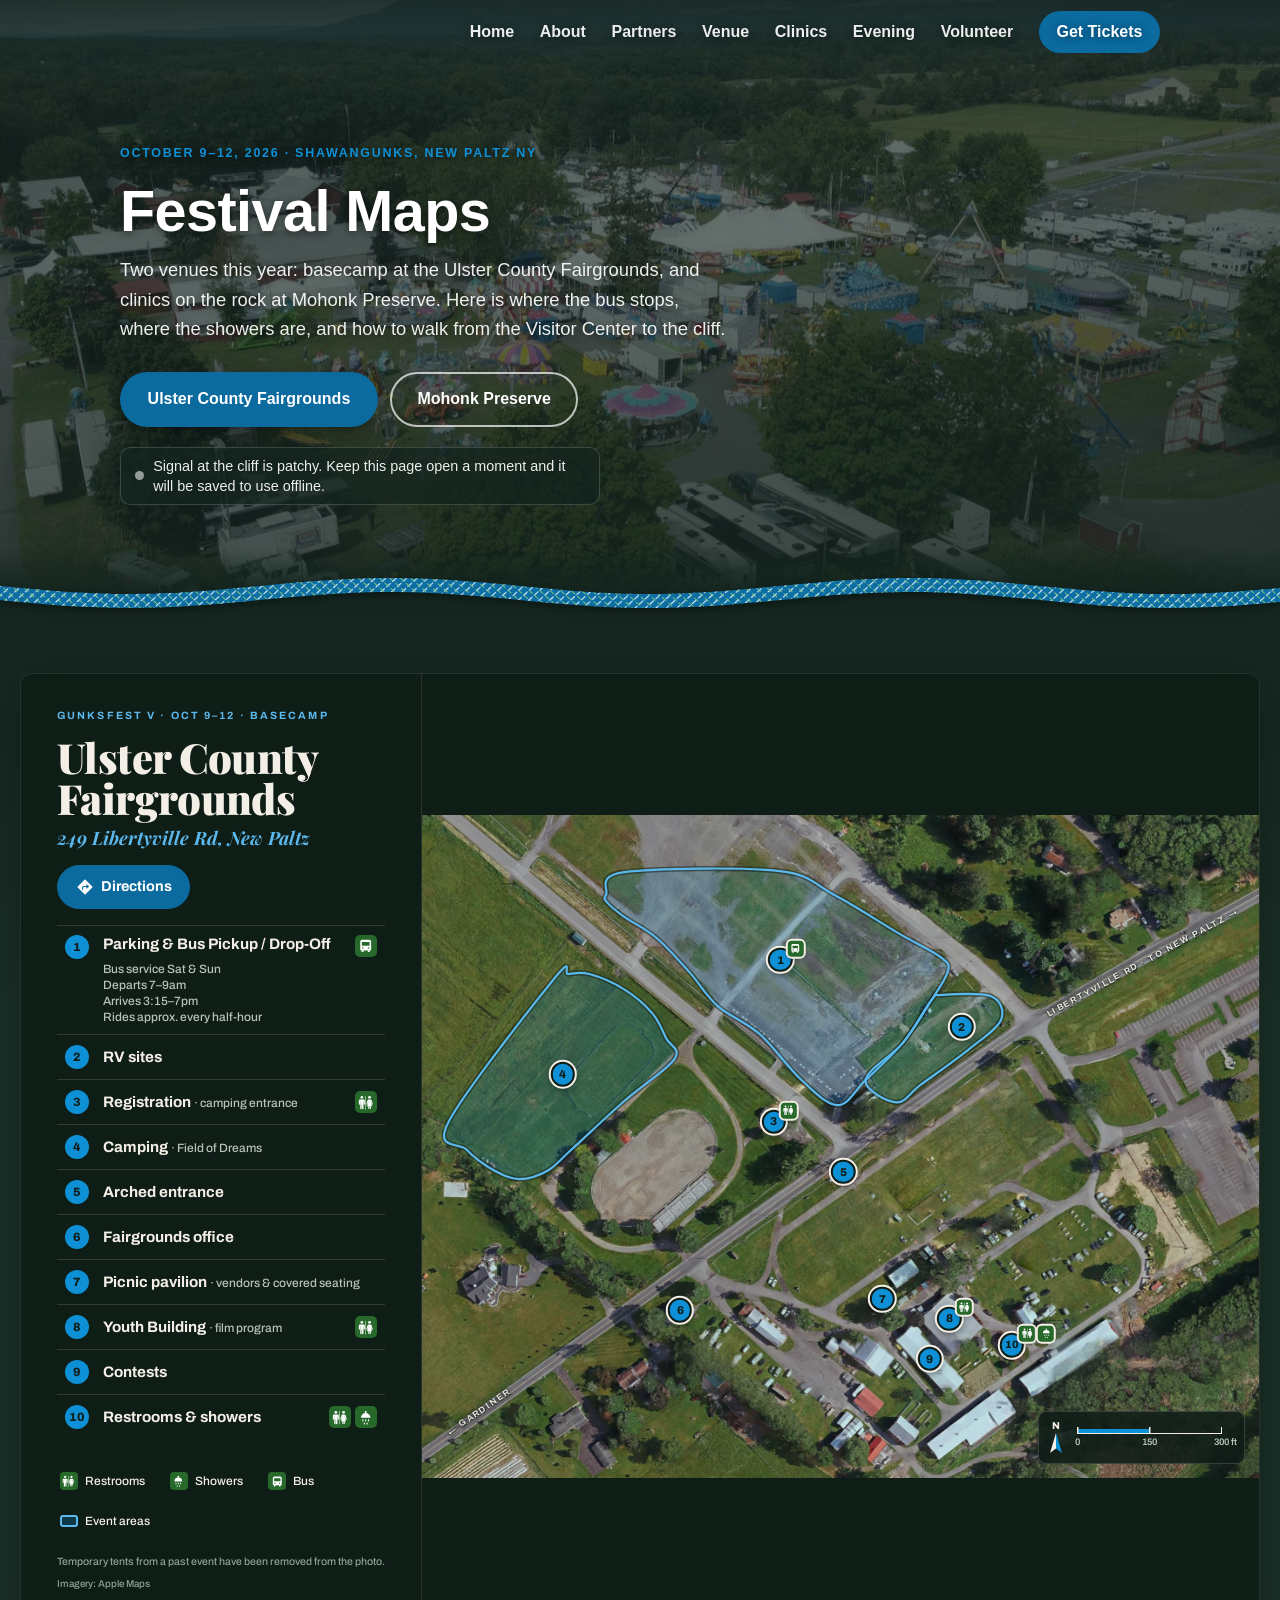
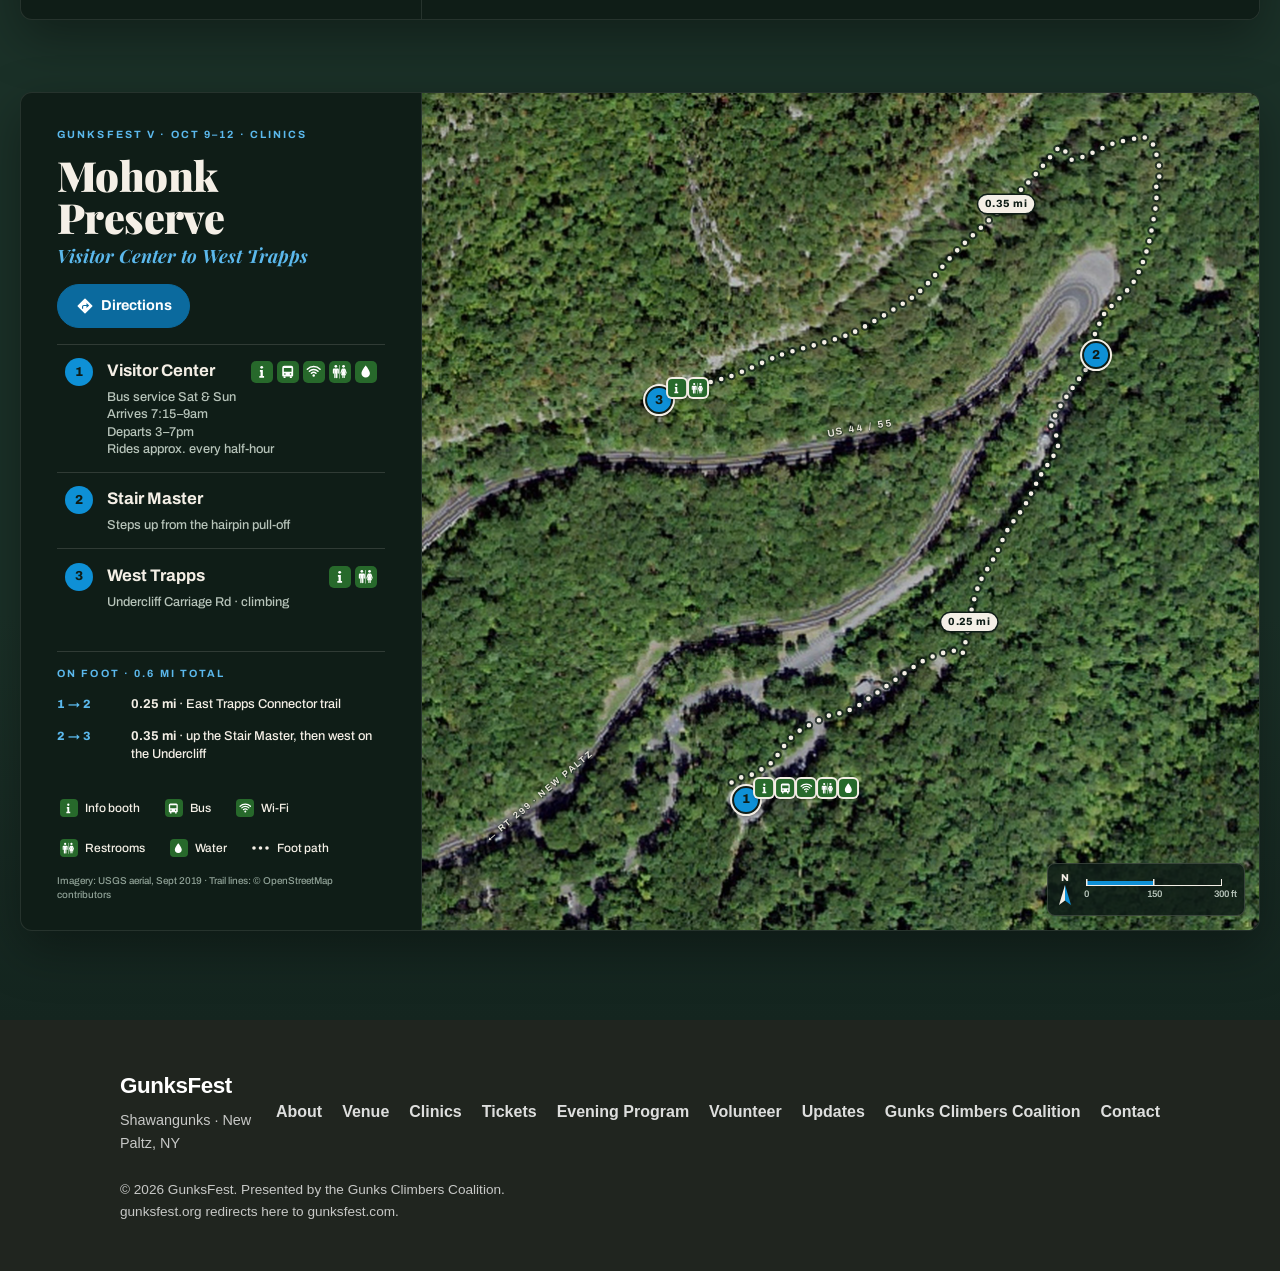
<file: maps/index.html>
<!DOCTYPE html>
<html lang="en">
<head>
  <meta charset="UTF-8" />
  <meta name="viewport" content="width=device-width, initial-scale=1.0" />
  <!-- Google Tag Manager — same container, same placement as the other pages;
       see clinics.html for the long version of why it sits this high. -->
  <!-- Google Tag Manager -->
  <script>(function(w,d,s,l,i){w[l]=w[l]||[];w[l].push({'gtm.start':
  new Date().getTime(),event:'gtm.js'});var f=d.getElementsByTagName(s)[0],
  j=d.createElement(s),dl=l!='dataLayer'?'&l='+l:'';j.async=true;j.src=
  'https://www.googletagmanager.com/gtm.js?id='+i+dl;f.parentNode.insertBefore(j,f);
  })(window,document,'script','dataLayer','GTM-KR999LR');</script>
  <!-- End Google Tag Manager -->
  <title>Festival Maps — GunksFest V (2026)</title>
  <meta name="description" content="Maps of both GunksFest 2026 venues: the Ulster County Fairgrounds basecamp — parking, bus, camping, showers — and the walk from the Mohonk Preserve Visitor Center to the West Trapps." />

  <!-- Open Graph / social preview -->
  <meta property="og:type" content="website" />
  <meta property="og:title" content="Festival Maps — GunksFest V (2026)" />
  <meta property="og:description" content="Where everything is at the Ulster County Fairgrounds and Mohonk Preserve. October 9–12 in the Shawangunks." />
  <meta property="og:url" content="https://gunksfest.com/maps/" />
  <meta property="og:image" content="https://gunksfest.com/assets/img/og-image.jpg" />
  <meta property="og:site_name" content="GunksFest" />
  <meta property="og:locale" content="en_US" />
  <meta property="og:image:width" content="1200" />
  <meta property="og:image:height" content="630" />
  <meta property="og:image:alt" content="Climbers and the GunksFest banner below the Shawangunk ridge." />
  <meta name="twitter:card" content="summary_large_image" />
  <meta name="twitter:title" content="Festival Maps — GunksFest V (2026)" />
  <meta name="twitter:description" content="Where everything is at the Ulster County Fairgrounds and Mohonk Preserve. October 9–12 in the Shawangunks." />
  <meta name="twitter:image" content="https://gunksfest.com/assets/img/og-image.jpg" />

  <!-- The maps are for attendees, handed out by link (emails, the bus,
       signs at registration), and nothing on the site links here. noindex
       keeps the page out of search results too, so it doesn't turn up for
       people who aren't coming. It is not a lock: anyone with the link can
       open it, which is the point. -->
  <meta name="robots" content="noindex" />
  <link rel="canonical" href="https://gunksfest.com/maps/" />

  <script>document.documentElement.classList.add('js');</script>
  <!-- Root-relative paths throughout (/css/…, not css/…): this page lives one
       folder down so that gunksfest.com/maps works without the .html, and a
       relative path would resolve against /maps/ and miss. -->
  <link rel="icon" type="image/svg+xml" href="/assets/favicon.svg" />
  <link rel="icon" type="image/png" href="/assets/img/favicon.png" />
  <link rel="apple-touch-icon" href="/assets/img/favicon.png" />
  <!-- The maps were drawn in Archivo and Playfair Display, and they are the
       only part of the site that uses web fonts — so they load here and
       nowhere else. display=swap means the key is readable in the fallback
       face while the fonts arrive. -->
  <link rel="preconnect" href="https://fonts.googleapis.com" />
  <link rel="preconnect" href="https://fonts.gstatic.com" crossorigin />
  <link rel="stylesheet" href="https://fonts.googleapis.com/css2?family=Archivo:wght@500;600;700;800&amp;family=Playfair+Display:ital,wght@0,900;1,700&amp;display=swap" />
  <link rel="stylesheet" href="/css/style.css" />
  <link rel="stylesheet" href="/css/maps.css" />
</head>
<body class="page-maps">
  <!-- Google Tag Manager (noscript) -->
  <noscript><iframe src="https://www.googletagmanager.com/ns.html?id=GTM-KR999LR"
  height="0" width="0" style="display:none;visibility:hidden"></iframe></noscript>
  <!-- End Google Tag Manager (noscript) -->
  <a class="skip-link" href="#main">Skip to content</a>

  <!-- Two hidden sprites. The first is the rope dividers' fleck patterns,
       shared with every other page. The second holds the amenity icons once,
       as <symbol>s, so each map and key below can draw one with a two-line
       <use> instead of repeating the whole drawing every time it appears. -->
  <svg width="0" height="0" style="position:absolute" aria-hidden="true" focusable="false">
    <defs>
      <pattern id="fleckA" width="7" height="8" patternUnits="userSpaceOnUse" patternTransform="rotate(48)">
        <line x1="0" y1="-1" x2="0" y2="9" stroke="#d6ecfd" stroke-width="2.3" stroke-dasharray="3.2 4" stroke-linecap="round" />
      </pattern>
      <pattern id="fleckB" width="7" height="8" patternUnits="userSpaceOnUse" patternTransform="rotate(-48)">
        <line x1="0" y1="-1" x2="0" y2="9" stroke="#7cc47f" stroke-width="2" stroke-dasharray="2.6 4.4" stroke-linecap="round" />
      </pattern>
    </defs>
    <symbol id="i-info" viewBox="0 0 24 24"><circle cx="12" cy="5.2" r="2.2"/><path d="M9.2 9.5h4.6v9.3h1.9v2.7H8.3v-2.7h1.9v-6.6h-1z"/></symbol>
    <symbol id="i-bus" viewBox="0 0 24 24"><path fill-rule="evenodd" d="M6.5 2.8h11a3 3 0 0 1 3 3v12.2a1.5 1.5 0 0 1-1.5 1.5H5a1.5 1.5 0 0 1-1.5-1.5V5.8a3 3 0 0 1 3-3zM6 6.4v5.6h12V6.4z"/><circle cx="7.6" cy="15.6" r="1.25" fill="#27692b"/><circle cx="16.4" cy="15.6" r="1.25" fill="#27692b"/><rect x="5.5" y="19" width="3.2" height="3" rx="1"/><rect x="15.3" y="19" width="3.2" height="3" rx="1"/></symbol>
    <symbol id="i-wifi" viewBox="0 0 24 24"><circle cx="12" cy="18" r="1.9"/><g fill="none" stroke="#fff" stroke-width="2.4" stroke-linecap="round"><path d="M8.46 14.46a5 5 0 0 1 7.08 0"/><path d="M5.28 11.28a9.5 9.5 0 0 1 13.44 0"/><path d="M2.1 8.1a14 14 0 0 1 19.8 0"/></g></symbol>
    <symbol id="i-restrooms" viewBox="0 0 24 24"><circle cx="6" cy="3.7" r="2.1"/><path d="M2.9 7.2h6.2a1.6 1.6 0 0 1 1.6 1.6v5.4a.9.9 0 0 1-1.8 0V9.6h-.4V21a1.1 1.1 0 0 1-2.2 0v-6.2h-.6V21a1.1 1.1 0 0 1-2.2 0V9.6h-.4v4.6a.9.9 0 0 1-1.8 0V8.8a1.6 1.6 0 0 1 1.6-1.6z"/><rect x="11.6" y="1.5" width=".8" height="21" rx=".4"/><circle cx="18" cy="3.7" r="2.1"/><path d="M16.4 7.2h3.2a1.6 1.6 0 0 1 1.5 1.1l1.9 5.6a.85.85 0 0 1-1.6.55l-1.5-4.15h-.3l2.3 7.1h-2v3.6a.8.8 0 0 1-1.6 0v-3.6h-.6v3.6a.8.8 0 0 1-1.6 0v-3.6h-2l2.3-7.1h-.3l-1.5 4.15a.85.85 0 0 1-1.6-.55l1.9-5.6a1.6 1.6 0 0 1 1.5-1.1z"/></symbol>
    <symbol id="i-water" viewBox="0 0 24 24"><path d="M12 2.2c.4.5 6.6 7.6 6.6 12.3a6.6 6.6 0 0 1-13.2 0C5.4 9.8 11.6 2.7 12 2.2z"/></symbol>
    <symbol id="i-showers" viewBox="0 0 24 24"><rect x="10.9" y="1.6" width="2.2" height="4" rx=".6"/><path d="M4.6 12.2a7.4 7.4 0 0 1 14.8 0z"/><rect x="6.75" y="14.4" width="1.7" height="3.4" rx=".85"/><rect x="11.15" y="14.4" width="1.7" height="3.4" rx=".85"/><rect x="15.55" y="14.4" width="1.7" height="3.4" rx=".85"/><rect x="8.95" y="19.4" width="1.7" height="3.4" rx=".85"/><rect x="13.35" y="19.4" width="1.7" height="3.4" rx=".85"/></symbol>
  </svg>

  <!-- ============ HEADER / NAV ============ -->
  <header class="site-header" id="top">
    <div class="container nav-bar">
      <nav class="nav-desktop" aria-label="Primary">
        <a href="/">Home</a>
        <a href="/#about">About</a>
        <a href="/#partners">Partners</a>
        <a href="/#venue">Venue</a>
        <a href="/clinics.html">Clinics</a>
        <a href="/#evening">Evening</a>
        <a href="/#volunteer">Volunteer</a>
        <a class="nav-cta" href="/#tickets">Get Tickets</a>
      </nav>
    </div>
  </header>

  <button class="menu-fab" aria-expanded="false" aria-controls="menu-panel" aria-label="Open menu">
    <span class="menu-fab-bar"></span>
    <span class="menu-fab-bar"></span>
    <span class="menu-fab-bar"></span>
  </button>
  <nav class="menu-panel" id="menu-panel" aria-label="Menu">
    <div class="menu-brand"><span class="brand-mark">GunksFest</span> <span class="brand-year">V (2026)</span></div>
    <a href="/">Home</a>
    <a href="/#about">About</a>
    <a href="/#partners">Partners</a>
    <a href="/#venue">Venue</a>
    <a href="/clinics.html">Clinics</a>
    <a href="/#evening">Evening Program</a>
    <a href="/#volunteer">Volunteer</a>
    <a class="menu-cta" href="/#tickets">Get Tickets</a>
  </nav>

  <main id="main">
    <!-- ============ PAGE HEAD ============ -->
    <section class="maps-head section-photo" aria-labelledby="maps-title">
      <div class="section-bg" aria-hidden="true"></div>
      <div class="maps-head-scrim" aria-hidden="true"></div>
      <div class="container">
        <p class="eyebrow">October 9–12, 2026 · Shawangunks, New Paltz NY</p>
        <h1 id="maps-title">Festival Maps</h1>
        <p class="lead">
          Two venues this year: basecamp at the Ulster County Fairgrounds, and
          clinics on the rock at Mohonk Preserve. Here is where the bus stops,
          where the showers are, and how to walk from the Visitor Center to the cliff.
        </p>
        <nav class="maps-jump" aria-label="Maps on this page">
          <a class="btn btn-primary" href="#fairgrounds">Ulster County Fairgrounds</a>
          <a class="btn btn-ghost" href="#mohonk">Mohonk Preserve</a>
        </nav>
        <!-- Filled in by js/maps.js, and only where the browser can save the page
             for offline use: phone signal at the cliff is patchy, so the point
             is to get people to open this once while they still have some. -->
        <p class="maps-offline" id="maps-offline" role="status" hidden></p>
      </div>
    </section>

    <div class="rope-divider" role="presentation"><svg class="rope" width="100%" height="90" aria-hidden="true" focusable="false"><path class="rope-body" d="M-20,45 L3200,45"/><path class="rope-fleck" fill="none" stroke="url(#fleckA)" d="M-20,45 L3200,45"/><path class="rope-fleck" fill="none" stroke="url(#fleckB)" d="M-20,45 L3200,45"/></svg></div>

    <section class="section maps-section" aria-label="Venue maps">
      <div class="container maps-container">

        <!-- ============ FAIRGROUNDS ============ -->
        <!-- Each map is two halves that say the same thing: the aerial with
             numbered pins, and the key as a real list. The list is the
             accessible version — role="img" on the map collapses its pins and
             labels into one description, so a screen reader hears the summary
             once and then the key, not every pin twice.

             The two halves are linked: pick a row in the key, an amenity in
             the legend, or a pin on the map, and js/maps.js highlights the
             matching pins and rows. data-place ties a pin to its row, and
             data-amenities lists the badges each carries. The key and legend
             buttons are the keyboard route; the pins are a pointer shortcut
             to the same thing, so they stay out of the tab order (tabindex=-1)
             and out of the accessibility tree.

             Pin, label and scale-bar positions are percentages of the aerial,
             taken from the design's 960×760 (and 840×840) artboards, so they
             stay on their spot at any width. See maps.css for how their size
             scales. -->
        <article class="map-card" id="fairgrounds" aria-labelledby="fairgrounds-title">
          <header class="map-head">
            <p class="map-eyebrow">GunksFest V · Oct 9–12 · Basecamp</p>
            <h2 class="map-title" id="fairgrounds-title">Ulster County<br />Fairgrounds</h2>
            <p class="map-sub">249 Libertyville Rd, New Paltz</p>
            <div class="map-directions">
              <a class="map-dir" href="https://www.google.com/maps/dir/?api=1&amp;destination=Ulster+County+Fairgrounds%2C+249+Libertyville+Rd%2C+New+Paltz%2C+NY+12561" target="_blank" rel="noopener" data-apple-href="https://maps.apple.com/?daddr=Ulster+County+Fairgrounds%2C+249+Libertyville+Rd%2C+New+Paltz%2C+NY+12561&amp;dirflg=d" aria-label="Directions to the Ulster County Fairgrounds"><svg class="map-dir-icon" viewBox="0 0 24 24" aria-hidden="true" focusable="false"><path fill-rule="evenodd" d="M12.7 2.3a1 1 0 0 0-1.4 0l-9 9a1 1 0 0 0 0 1.4l9 9a1 1 0 0 0 1.4 0l9-9a1 1 0 0 0 0-1.4zM14 14.5V12h-3.5a1 1 0 0 0-1 1v2.5H8V13a2.5 2.5 0 0 1 2.5-2.5H14V8l3.5 3.25z"/></svg>Directions</a>
            </div>
          </header>

          <div class="map-view">
            <div class="map-canvas" role="img"
                 aria-label="Aerial photo of the Ulster County Fairgrounds with the ten numbered places in the key below marked on it. Parking and the bus stop are at the north end off Libertyville Road; the camping field, RV sites and registration sit in the middle; the pavilion, Youth Building, contests and showers are clustered at the south end."
                 style="--map-w: 960; --map-h: 760; --ft300: 166.3;">
              <img class="map-aerial" src="/assets/img/maps/fairgrounds-aerial.jpg" width="1920" height="1520" alt="" />
              <svg class="map-overlay" data-layer="areas" viewBox="0 0 960 760" aria-hidden="true" focusable="false">
                <g class="map-area-halo">
                  <path d="M211.2 91.2 C214.4 85.3 199.2 70.1 232.0 65.6 C264.8 61.1 368.0 59.7 408.0 64.0 C448.0 68.3 448.8 79.2 472.0 91.2 C495.2 103.2 526.7 124.0 547.2 136.0 C567.7 148.0 585.9 156.0 595.2 163.2 C604.5 170.4 605.1 170.9 603.2 179.2 C601.3 187.5 592.5 199.2 584.0 212.8 C575.5 226.4 564.5 245.6 552.0 260.8 C539.5 276.0 521.3 292.0 508.8 304.0 C496.3 316.0 489.1 332.8 476.8 332.8 C464.5 332.8 450.1 317.6 435.2 304.0 C420.3 290.4 403.2 265.3 387.2 251.2 C371.2 237.1 352.5 230.9 339.2 219.2 C325.9 207.5 318.9 193.9 307.2 180.8 C295.5 167.7 281.3 151.5 268.8 140.8 C256.3 130.1 241.3 123.5 232.0 116.8 C222.7 110.1 216.3 105.1 212.8 100.8 C209.3 96.5 208.0 97.1 211.2 91.2 Z"/>
                  <path d="M584.0 212.8 C591.5 203.7 585.3 207.2 596.8 206.4 C608.3 205.6 641.6 203.2 652.8 208.0 C664.0 212.8 668.3 225.1 664.0 235.2 C659.7 245.3 642.4 256.5 627.2 268.8 C612.0 281.1 586.7 298.7 572.8 308.8 C558.9 318.9 554.7 330.4 544.0 329.6 C533.3 328.8 507.5 315.5 508.8 304.0 C510.1 292.5 539.5 276.0 552.0 260.8 C564.5 245.6 576.5 221.9 584.0 212.8 Z"/>
                  <path d="M30.4 352.0 C47.2 319.2 129.1 215.5 152.0 187.2 C174.9 158.9 161.3 183.2 168.0 182.4 C174.7 181.6 181.3 179.5 192.0 182.4 C202.7 185.3 220.0 192.5 232.0 200.0 C244.0 207.5 256.0 217.9 264.0 227.2 C272.0 236.5 275.7 247.2 280.0 256.0 C284.3 264.8 297.6 268.0 289.6 280.0 C281.6 292.0 251.7 310.7 232.0 328.0 C212.3 345.3 185.9 370.7 171.2 384.0 C156.5 397.3 153.9 402.4 144.0 408.0 C134.1 413.6 122.1 417.6 112.0 417.6 C101.9 417.6 93.3 413.6 83.2 408.0 C73.1 402.4 60.0 393.3 51.2 384.0 C42.4 374.7 13.6 384.8 30.4 352.0 Z"/>
                </g>
                <g class="map-area-line">
                  <path d="M211.2 91.2 C214.4 85.3 199.2 70.1 232.0 65.6 C264.8 61.1 368.0 59.7 408.0 64.0 C448.0 68.3 448.8 79.2 472.0 91.2 C495.2 103.2 526.7 124.0 547.2 136.0 C567.7 148.0 585.9 156.0 595.2 163.2 C604.5 170.4 605.1 170.9 603.2 179.2 C601.3 187.5 592.5 199.2 584.0 212.8 C575.5 226.4 564.5 245.6 552.0 260.8 C539.5 276.0 521.3 292.0 508.8 304.0 C496.3 316.0 489.1 332.8 476.8 332.8 C464.5 332.8 450.1 317.6 435.2 304.0 C420.3 290.4 403.2 265.3 387.2 251.2 C371.2 237.1 352.5 230.9 339.2 219.2 C325.9 207.5 318.9 193.9 307.2 180.8 C295.5 167.7 281.3 151.5 268.8 140.8 C256.3 130.1 241.3 123.5 232.0 116.8 C222.7 110.1 216.3 105.1 212.8 100.8 C209.3 96.5 208.0 97.1 211.2 91.2 Z"/>
                  <path d="M584.0 212.8 C591.5 203.7 585.3 207.2 596.8 206.4 C608.3 205.6 641.6 203.2 652.8 208.0 C664.0 212.8 668.3 225.1 664.0 235.2 C659.7 245.3 642.4 256.5 627.2 268.8 C612.0 281.1 586.7 298.7 572.8 308.8 C558.9 318.9 554.7 330.4 544.0 329.6 C533.3 328.8 507.5 315.5 508.8 304.0 C510.1 292.5 539.5 276.0 552.0 260.8 C564.5 245.6 576.5 221.9 584.0 212.8 Z"/>
                  <path d="M30.4 352.0 C47.2 319.2 129.1 215.5 152.0 187.2 C174.9 158.9 161.3 183.2 168.0 182.4 C174.7 181.6 181.3 179.5 192.0 182.4 C202.7 185.3 220.0 192.5 232.0 200.0 C244.0 207.5 256.0 217.9 264.0 227.2 C272.0 236.5 275.7 247.2 280.0 256.0 C284.3 264.8 297.6 268.0 289.6 280.0 C281.6 292.0 251.7 310.7 232.0 328.0 C212.3 345.3 185.9 370.7 171.2 384.0 C156.5 397.3 153.9 402.4 144.0 408.0 C134.1 413.6 122.1 417.6 112.0 417.6 C101.9 417.6 93.3 413.6 83.2 408.0 C73.1 402.4 60.0 393.3 51.2 384.0 C42.4 374.7 13.6 384.8 30.4 352.0 Z"/>
                </g>
              </svg>

              <!-- The long road label is pinned by its right-hand end rather
                   than its middle, so it can never run off the edge of the
                   photo however small the type gets. -->
              <span class="map-road map-road--end" style="right: 2.5%; top: 14.5%; --rot: -28.5deg;">Libertyville Rd · to New Paltz →</span>
              <span class="map-road" style="left: 6.83%; top: 90.11%; --rot: -35deg;">← Gardiner</span>

              <button type="button" class="map-pin" data-place="fg-1" data-amenities="bus" data-name="Parking &amp; Bus Pickup / Drop-Off" tabindex="-1" aria-hidden="true" style="left: 42.83%; top: 21.89%;">1<span class="map-pin-icons"><span class="map-icon"><svg><use href="#i-bus"/></svg></span></span></button>
              <button type="button" class="map-pin" data-place="fg-2" data-amenities="" data-name="RV sites" tabindex="-1" aria-hidden="true" style="left: 64.5%; top: 32%;">2</button>
              <button type="button" class="map-pin" data-place="fg-3" data-amenities="restrooms" data-name="Registration" tabindex="-1" aria-hidden="true" style="left: 42%; top: 46.32%;">3<span class="map-pin-icons"><span class="map-icon"><svg><use href="#i-restrooms"/></svg></span></span></button>
              <button type="button" class="map-pin" data-place="fg-4" data-amenities="" data-name="Camping" tabindex="-1" aria-hidden="true" style="left: 16.83%; top: 39.16%;">4</button>
              <button type="button" class="map-pin" data-place="fg-5" data-amenities="" data-name="Arched entrance" tabindex="-1" aria-hidden="true" style="left: 50.33%; top: 53.89%;">5</button>
              <button type="button" class="map-pin" data-place="fg-6" data-amenities="" data-name="Fairgrounds office" tabindex="-1" aria-hidden="true" style="left: 30.83%; top: 74.74%;">6</button>
              <button type="button" class="map-pin" data-place="fg-7" data-amenities="" data-name="Picnic pavilion" tabindex="-1" aria-hidden="true" style="left: 55%; top: 73.05%;">7</button>
              <button type="button" class="map-pin" data-place="fg-8" data-amenities="restrooms" data-name="Youth Building" tabindex="-1" aria-hidden="true" style="left: 63%; top: 76%;">8<span class="map-pin-icons"><span class="map-icon"><svg><use href="#i-restrooms"/></svg></span></span></button>
              <button type="button" class="map-pin" data-place="fg-9" data-amenities="" data-name="Contests" tabindex="-1" aria-hidden="true" style="left: 60.67%; top: 82.11%;">9</button>
              <button type="button" class="map-pin map-pin--2digit" data-place="fg-10" data-amenities="restrooms showers" data-name="Restrooms &amp; showers" tabindex="-1" aria-hidden="true" style="left: 70.5%; top: 80%;">10<span class="map-pin-icons"><span class="map-icon"><svg><use href="#i-restrooms"/></svg></span><span class="map-icon"><svg><use href="#i-showers"/></svg></span></span></button>
              <span class="map-callout" aria-hidden="true" hidden></span>

              <div class="map-compass" aria-hidden="true">
                <div class="map-north"><span>N</span><svg width="14" height="22" viewBox="0 0 14 22"><path d="M7 1 L13 21 L7 16.5Z" fill="#0e90d6"/><path d="M7 1 L1 21 L7 16.5Z" fill="#f4efe6"/></svg></div>
                <div class="map-scale"><div class="map-scale-bar"></div><div class="map-scale-labels"><span>0</span><span>150</span><span>300 ft</span></div></div>
              </div>
            </div>
          </div>

          <div class="map-key">
            <ol class="map-list map-list--compact">
              <li><button type="button" class="map-row" data-place="fg-1" data-amenities="bus" aria-pressed="false"><span class="map-num">1</span><span class="map-place"><strong>Parking &amp; Bus Pickup / Drop-Off</strong><span class="map-note map-note--block">Bus service Sat &amp; Sun<br />Departs 7–9am<br />Arrives 3:15–7pm<br />Rides approx. every half&#8209;hour</span></span><span class="map-icons"><span class="map-icon"><svg role="img" aria-label="Bus"><use href="#i-bus"/></svg></span></span></button></li>
              <li><button type="button" class="map-row" data-place="fg-2" data-amenities="" aria-pressed="false"><span class="map-num">2</span><span class="map-place"><strong>RV sites</strong></span></button></li>
              <li><button type="button" class="map-row" data-place="fg-3" data-amenities="restrooms" aria-pressed="false"><span class="map-num">3</span><span class="map-place"><strong>Registration</strong> <span class="map-note">· camping entrance</span></span><span class="map-icons"><span class="map-icon"><svg role="img" aria-label="Restrooms"><use href="#i-restrooms"/></svg></span></span></button></li>
              <li><button type="button" class="map-row" data-place="fg-4" data-amenities="" aria-pressed="false"><span class="map-num">4</span><span class="map-place"><strong>Camping</strong> <span class="map-note">· Field of Dreams</span></span></button></li>
              <li><button type="button" class="map-row" data-place="fg-5" data-amenities="" aria-pressed="false"><span class="map-num">5</span><span class="map-place"><strong>Arched entrance</strong></span></button></li>
              <li><button type="button" class="map-row" data-place="fg-6" data-amenities="" aria-pressed="false"><span class="map-num">6</span><span class="map-place"><strong>Fairgrounds office</strong></span></button></li>
              <li><button type="button" class="map-row" data-place="fg-7" data-amenities="" aria-pressed="false"><span class="map-num">7</span><span class="map-place"><strong>Picnic pavilion</strong> <span class="map-note">· vendors &amp; covered seating</span></span></button></li>
              <li><button type="button" class="map-row" data-place="fg-8" data-amenities="restrooms" aria-pressed="false"><span class="map-num">8</span><span class="map-place"><strong>Youth Building</strong> <span class="map-note">· film program</span></span><span class="map-icons"><span class="map-icon"><svg role="img" aria-label="Restrooms"><use href="#i-restrooms"/></svg></span></span></button></li>
              <li><button type="button" class="map-row" data-place="fg-9" data-amenities="" aria-pressed="false"><span class="map-num">9</span><span class="map-place"><strong>Contests</strong></span></button></li>
              <li><button type="button" class="map-row" data-place="fg-10" data-amenities="restrooms showers" aria-pressed="false"><span class="map-num">10</span><span class="map-place"><strong>Restrooms &amp; showers</strong></span><span class="map-icons"><span class="map-icon"><svg role="img" aria-label="Restrooms"><use href="#i-restrooms"/></svg></span><span class="map-icon"><svg role="img" aria-label="Showers"><use href="#i-showers"/></svg></span></span></button></li>
            </ol>

            <div class="map-key-foot">
              <ul class="map-legend" aria-label="Legend — select one to highlight it on the map">
                <li><button type="button" class="map-chip" data-amenity="restrooms" aria-pressed="false"><span class="map-icon"><svg aria-hidden="true"><use href="#i-restrooms"/></svg></span>Restrooms</button></li>
                <li><button type="button" class="map-chip" data-amenity="showers" aria-pressed="false"><span class="map-icon"><svg aria-hidden="true"><use href="#i-showers"/></svg></span>Showers</button></li>
                <li><button type="button" class="map-chip" data-amenity="bus" aria-pressed="false"><span class="map-icon"><svg aria-hidden="true"><use href="#i-bus"/></svg></span>Bus</button></li>
                <li><button type="button" class="map-chip" data-layer="areas" aria-pressed="false"><span class="map-legend-area" aria-hidden="true"></span>Event areas</button></li>
              </ul>
              <p class="map-note-small">Temporary tents from a past event have been removed from the photo.</p>
              <p class="map-credit">Imagery: Apple Maps</p>
            </div>
          </div>
        </article>

        <!-- ============ MOHONK ============ -->
        <article class="map-card" id="mohonk" aria-labelledby="mohonk-title">
          <header class="map-head">
            <p class="map-eyebrow">GunksFest V · Oct 9–12 · Clinics</p>
            <h2 class="map-title" id="mohonk-title">Mohonk<br />Preserve</h2>
            <p class="map-sub">Visitor Center to West Trapps</p>
            <div class="map-directions">
              <a class="map-dir" href="https://www.google.com/maps/dir/?api=1&amp;destination=Mohonk+Preserve+Visitor+Center%2C+3197+US-44%2C+Gardiner%2C+NY+12525" target="_blank" rel="noopener" data-apple-href="https://maps.apple.com/?daddr=Mohonk+Preserve+Visitor+Center%2C+3197+US-44%2C+Gardiner%2C+NY+12525&amp;dirflg=d" aria-label="Directions to the Mohonk Preserve Visitor Center"><svg class="map-dir-icon" viewBox="0 0 24 24" aria-hidden="true" focusable="false"><path fill-rule="evenodd" d="M12.7 2.3a1 1 0 0 0-1.4 0l-9 9a1 1 0 0 0 0 1.4l9 9a1 1 0 0 0 1.4 0l9-9a1 1 0 0 0 0-1.4zM14 14.5V12h-3.5a1 1 0 0 0-1 1v2.5H8V13a2.5 2.5 0 0 1 2.5-2.5H14V8l3.5 3.25z"/></svg>Directions</a>
            </div>
          </header>

          <div class="map-view">
            <div class="map-canvas" role="img"
                 aria-label="Aerial photo of the Mohonk Preserve along US 44/55 with a dotted foot path from the Visitor Center at the bottom of the photo, up the East Trapps Connector trail to the Stair Master at the hairpin, then west along the Undercliff Carriage Road to the West Trapps. About 0.6 miles in all."
                 style="--map-w: 840; --map-h: 840; --ft300: 136.5;">
              <img class="map-aerial" src="/assets/img/maps/mohonk-aerial.jpg" width="1680" height="1680" alt="" loading="lazy" />
              <span class="map-road" style="left: 52.38%; top: 40.06%; --rot: -9.6deg;">US 44 / 55</span>
              <span class="map-road" style="left: 14.05%; top: 84.05%; --rot: -40deg; --size: 9;">← Rt 299 · New Paltz</span>
              <svg class="map-overlay" data-layer="route" viewBox="0 0 840 840" aria-hidden="true" focusable="false">
                <path class="map-route-halo" d="M310.7 691.9 C311.8 691.3 317.8 687.8 319.9 687.0 C322.0 686.2 325.1 686.9 328.7 685.2 C332.3 683.5 345.8 676.4 350.4 672.2 C355.0 668.0 364.2 653.5 367.9 649.5 C371.6 645.5 377.2 640.8 382.0 637.9 C386.8 635.0 404.7 626.3 409.1 624.5 C413.5 622.7 416.4 623.4 419.8 622.2 C423.2 621.0 428.8 620.5 438.2 614.6 C447.6 608.7 490.1 577.8 500.1 571.6 C510.1 565.4 520.2 562.9 524.2 561.5 C528.2 560.1 532.3 559.8 534.5 559.8 C536.7 559.8 540.9 566.5 542.9 561.6 C544.9 556.7 549.8 526.2 551.7 518.0 C553.6 509.8 556.9 497.5 559.6 491.4 C562.3 485.3 571.4 471.6 574.7 465.4 C578.0 459.2 584.2 444.3 587.7 438.3 C591.2 432.3 600.9 420.6 604.7 414.3 C608.5 408.0 616.7 390.8 620.4 384.4 C624.1 378.0 634.6 363.6 636.7 359.2 C638.8 354.8 638.7 349.8 638.1 346.8 C637.5 343.8 631.0 337.6 631.6 333.3 C632.2 329.0 638.0 318.2 643.2 310.0 C648.4 301.8 672.7 269.3 676.0 263.2 C679.3 257.1 671.9 259.5 671.4 258.0 C670.9 256.5 670.7 254.4 671.9 250.7 C673.1 247.0 680.3 230.1 682.1 226.3 C683.9 222.5 684.1 222.1 687.5 218.4 C690.9 214.7 707.1 199.3 711.1 194.2 C715.1 189.1 719.4 179.7 721.5 174.7 C723.6 169.7 727.6 158.4 729.4 151.0 C731.2 143.6 735.8 118.6 736.7 111.6 C737.6 104.6 736.6 94.5 737.0 91.3 C737.4 88.1 739.6 86.0 739.9 84.0 C740.2 82.0 740.4 77.4 739.8 73.8 C739.2 70.2 736.0 56.6 734.6 53.4 C733.2 50.2 729.0 47.2 727.6 46.2 C726.2 45.2 726.3 44.0 722.2 44.6 C718.1 45.2 699.0 48.9 692.6 51.0 C686.2 53.1 672.5 60.5 667.7 62.4 C662.9 64.3 654.0 67.3 651.5 66.9 C649.0 66.5 647.4 60.2 645.9 58.9 C644.4 57.6 643.3 51.4 638.6 55.4 C633.9 59.4 617.2 81.1 605.5 92.9 C593.8 104.7 549.7 145.3 538.3 156.7 C526.9 168.1 513.5 185.0 507.7 190.9 C501.9 196.8 497.9 201.4 488.9 207.3 C479.9 213.2 445.4 235.0 430.4 241.5 C415.4 248.0 374.4 257.8 360.1 262.9 C345.8 268.0 323.0 280.0 307.8 284.9 C292.6 289.8 238.7 302.6 229.6 304.9"/>
                <path class="map-route" d="M310.7 691.9 C311.8 691.3 317.8 687.8 319.9 687.0 C322.0 686.2 325.1 686.9 328.7 685.2 C332.3 683.5 345.8 676.4 350.4 672.2 C355.0 668.0 364.2 653.5 367.9 649.5 C371.6 645.5 377.2 640.8 382.0 637.9 C386.8 635.0 404.7 626.3 409.1 624.5 C413.5 622.7 416.4 623.4 419.8 622.2 C423.2 621.0 428.8 620.5 438.2 614.6 C447.6 608.7 490.1 577.8 500.1 571.6 C510.1 565.4 520.2 562.9 524.2 561.5 C528.2 560.1 532.3 559.8 534.5 559.8 C536.7 559.8 540.9 566.5 542.9 561.6 C544.9 556.7 549.8 526.2 551.7 518.0 C553.6 509.8 556.9 497.5 559.6 491.4 C562.3 485.3 571.4 471.6 574.7 465.4 C578.0 459.2 584.2 444.3 587.7 438.3 C591.2 432.3 600.9 420.6 604.7 414.3 C608.5 408.0 616.7 390.8 620.4 384.4 C624.1 378.0 634.6 363.6 636.7 359.2 C638.8 354.8 638.7 349.8 638.1 346.8 C637.5 343.8 631.0 337.6 631.6 333.3 C632.2 329.0 638.0 318.2 643.2 310.0 C648.4 301.8 672.7 269.3 676.0 263.2 C679.3 257.1 671.9 259.5 671.4 258.0 C670.9 256.5 670.7 254.4 671.9 250.7 C673.1 247.0 680.3 230.1 682.1 226.3 C683.9 222.5 684.1 222.1 687.5 218.4 C690.9 214.7 707.1 199.3 711.1 194.2 C715.1 189.1 719.4 179.7 721.5 174.7 C723.6 169.7 727.6 158.4 729.4 151.0 C731.2 143.6 735.8 118.6 736.7 111.6 C737.6 104.6 736.6 94.5 737.0 91.3 C737.4 88.1 739.6 86.0 739.9 84.0 C740.2 82.0 740.4 77.4 739.8 73.8 C739.2 70.2 736.0 56.6 734.6 53.4 C733.2 50.2 729.0 47.2 727.6 46.2 C726.2 45.2 726.3 44.0 722.2 44.6 C718.1 45.2 699.0 48.9 692.6 51.0 C686.2 53.1 672.5 60.5 667.7 62.4 C662.9 64.3 654.0 67.3 651.5 66.9 C649.0 66.5 647.4 60.2 645.9 58.9 C644.4 57.6 643.3 51.4 638.6 55.4 C633.9 59.4 617.2 81.1 605.5 92.9 C593.8 104.7 549.7 145.3 538.3 156.7 C526.9 168.1 513.5 185.0 507.7 190.9 C501.9 196.8 497.9 201.4 488.9 207.3 C479.9 213.2 445.4 235.0 430.4 241.5 C415.4 248.0 374.4 257.8 360.1 262.9 C345.8 268.0 323.0 280.0 307.8 284.9 C292.6 289.8 238.7 302.6 229.6 304.9"/>
              </svg>

              <span class="map-distance" style="left: 65.37%; top: 63.19%;">0.25 mi</span>
              <span class="map-distance" style="left: 69.77%; top: 13.25%;">0.35 mi</span>

              <button type="button" class="map-pin" data-place="mo-1" data-amenities="info bus wifi restrooms water" data-name="Visitor Center" tabindex="-1" aria-hidden="true" style="left: 38.75%; top: 84.46%;">1<span class="map-pin-icons"><span class="map-icon"><svg><use href="#i-info"/></svg></span><span class="map-icon"><svg><use href="#i-bus"/></svg></span><span class="map-icon"><svg><use href="#i-wifi"/></svg></span><span class="map-icon"><svg><use href="#i-restrooms"/></svg></span><span class="map-icon"><svg><use href="#i-water"/></svg></span></span></button>
              <button type="button" class="map-pin" data-place="mo-2" data-amenities="" data-name="Stair Master" tabindex="-1" aria-hidden="true" style="left: 80.48%; top: 31.33%;">2</button>
              <button type="button" class="map-pin" data-place="mo-3" data-amenities="info restrooms" data-name="West Trapps" tabindex="-1" aria-hidden="true" style="left: 28.3%; top: 36.71%;">3<span class="map-pin-icons"><span class="map-icon"><svg><use href="#i-info"/></svg></span><span class="map-icon"><svg><use href="#i-restrooms"/></svg></span></span></button>
              <span class="map-callout" aria-hidden="true" hidden></span>

              <div class="map-compass" aria-hidden="true">
                <div class="map-north"><span>N</span><svg width="14" height="22" viewBox="0 0 14 22"><path d="M7 1 L13 21 L7 16.5Z" fill="#0e90d6"/><path d="M7 1 L1 21 L7 16.5Z" fill="#f4efe6"/></svg></div>
                <div class="map-scale"><div class="map-scale-bar"></div><div class="map-scale-labels"><span>0</span><span>150</span><span>300 ft</span></div></div>
              </div>
            </div>
          </div>

          <div class="map-key">
            <ol class="map-list">
              <li><button type="button" class="map-row" data-place="mo-1" data-amenities="info bus wifi restrooms water" aria-pressed="false"><span class="map-num">1</span><span class="map-place"><strong>Visitor Center</strong><span class="map-note">Bus service Sat &amp; Sun<br />Arrives 7:15–9am<br />Departs 3–7pm<br />Rides approx. every half&#8209;hour</span></span><span class="map-icons"><span class="map-icon"><svg role="img" aria-label="Information booth"><use href="#i-info"/></svg></span><span class="map-icon"><svg role="img" aria-label="Bus"><use href="#i-bus"/></svg></span><span class="map-icon"><svg role="img" aria-label="Wi-Fi"><use href="#i-wifi"/></svg></span><span class="map-icon"><svg role="img" aria-label="Restrooms"><use href="#i-restrooms"/></svg></span><span class="map-icon"><svg role="img" aria-label="Drinking water"><use href="#i-water"/></svg></span></span></button></li>
              <li><button type="button" class="map-row" data-place="mo-2" data-amenities="" aria-pressed="false"><span class="map-num">2</span><span class="map-place"><strong>Stair Master</strong><span class="map-note">Steps up from the hairpin pull-off</span></span></button></li>
              <li><button type="button" class="map-row" data-place="mo-3" data-amenities="info restrooms" aria-pressed="false"><span class="map-num">3</span><span class="map-place"><strong>West Trapps</strong><span class="map-note">Undercliff Carriage Rd · climbing</span></span><span class="map-icons"><span class="map-icon"><svg role="img" aria-label="Information booth"><use href="#i-info"/></svg></span><span class="map-icon"><svg role="img" aria-label="Restrooms"><use href="#i-restrooms"/></svg></span></span></button></li>
            </ol>

            <div class="map-key-foot">
              <h3 class="map-eyebrow">On foot · 0.6 mi total</h3>
              <dl class="map-legs">
                <div><dt>1 → 2</dt><dd><strong>0.25 mi</strong> · East Trapps Connector trail</dd></div>
                <div><dt>2 → 3</dt><dd><strong>0.35 mi</strong> · up the Stair Master, then west on the Undercliff</dd></div>
              </dl>
              <ul class="map-legend" aria-label="Legend — select one to highlight it on the map">
                <li><button type="button" class="map-chip" data-amenity="info" aria-pressed="false"><span class="map-icon"><svg aria-hidden="true"><use href="#i-info"/></svg></span>Info booth</button></li>
                <li><button type="button" class="map-chip" data-amenity="bus" aria-pressed="false"><span class="map-icon"><svg aria-hidden="true"><use href="#i-bus"/></svg></span>Bus</button></li>
                <li><button type="button" class="map-chip" data-amenity="wifi" aria-pressed="false"><span class="map-icon"><svg aria-hidden="true"><use href="#i-wifi"/></svg></span>Wi-Fi</button></li>
                <li><button type="button" class="map-chip" data-amenity="restrooms" aria-pressed="false"><span class="map-icon"><svg aria-hidden="true"><use href="#i-restrooms"/></svg></span>Restrooms</button></li>
                <li><button type="button" class="map-chip" data-amenity="water" aria-pressed="false"><span class="map-icon"><svg aria-hidden="true"><use href="#i-water"/></svg></span>Water</button></li>
                <li><button type="button" class="map-chip" data-layer="route" aria-pressed="false"><svg class="map-legend-path" width="18" height="8" viewBox="0 0 18 8" aria-hidden="true"><path d="M2 4H17"/></svg>Foot path</button></li>
              </ul>
              <p class="map-credit">Imagery: USGS aerial, Sept 2019 · Trail lines: © OpenStreetMap contributors</p>
            </div>
          </div>
        </article>

      </div>
    </section>
  </main>

  <!-- ============ FOOTER ============ -->
  <footer class="site-footer">
    <div class="container footer-inner">
      <div class="footer-brand">
        <span class="brand-mark">GunksFest</span>
        <p>Shawangunks · New Paltz, NY</p>
      </div>
      <nav class="footer-links" aria-label="Footer">
        <a href="/#about">About</a>
        <a href="/#venue">Venue</a>
        <a href="/clinics.html">Clinics</a>
        <a href="/#tickets">Tickets</a>
        <a href="/#evening">Evening Program</a>
        <a href="/#volunteer">Volunteer</a>
        <a href="/#updates">Updates</a>
        <a href="https://gunksclimbers.org/" target="_blank" rel="noopener">Gunks Climbers Coalition</a>
        <a href="mailto:events@gunksclimbers.org">Contact</a>
      </nav>
      <p class="footer-meta">
        &copy; <span id="year">2026</span> GunksFest. Presented by the Gunks Climbers Coalition.<br />
        gunksfest.org redirects here to gunksfest.com.
      </p>
    </div>
  </footer>

  <script src="/js/main.js"></script>
  <script src="/js/maps.js"></script>
</body>
</html>
</file>
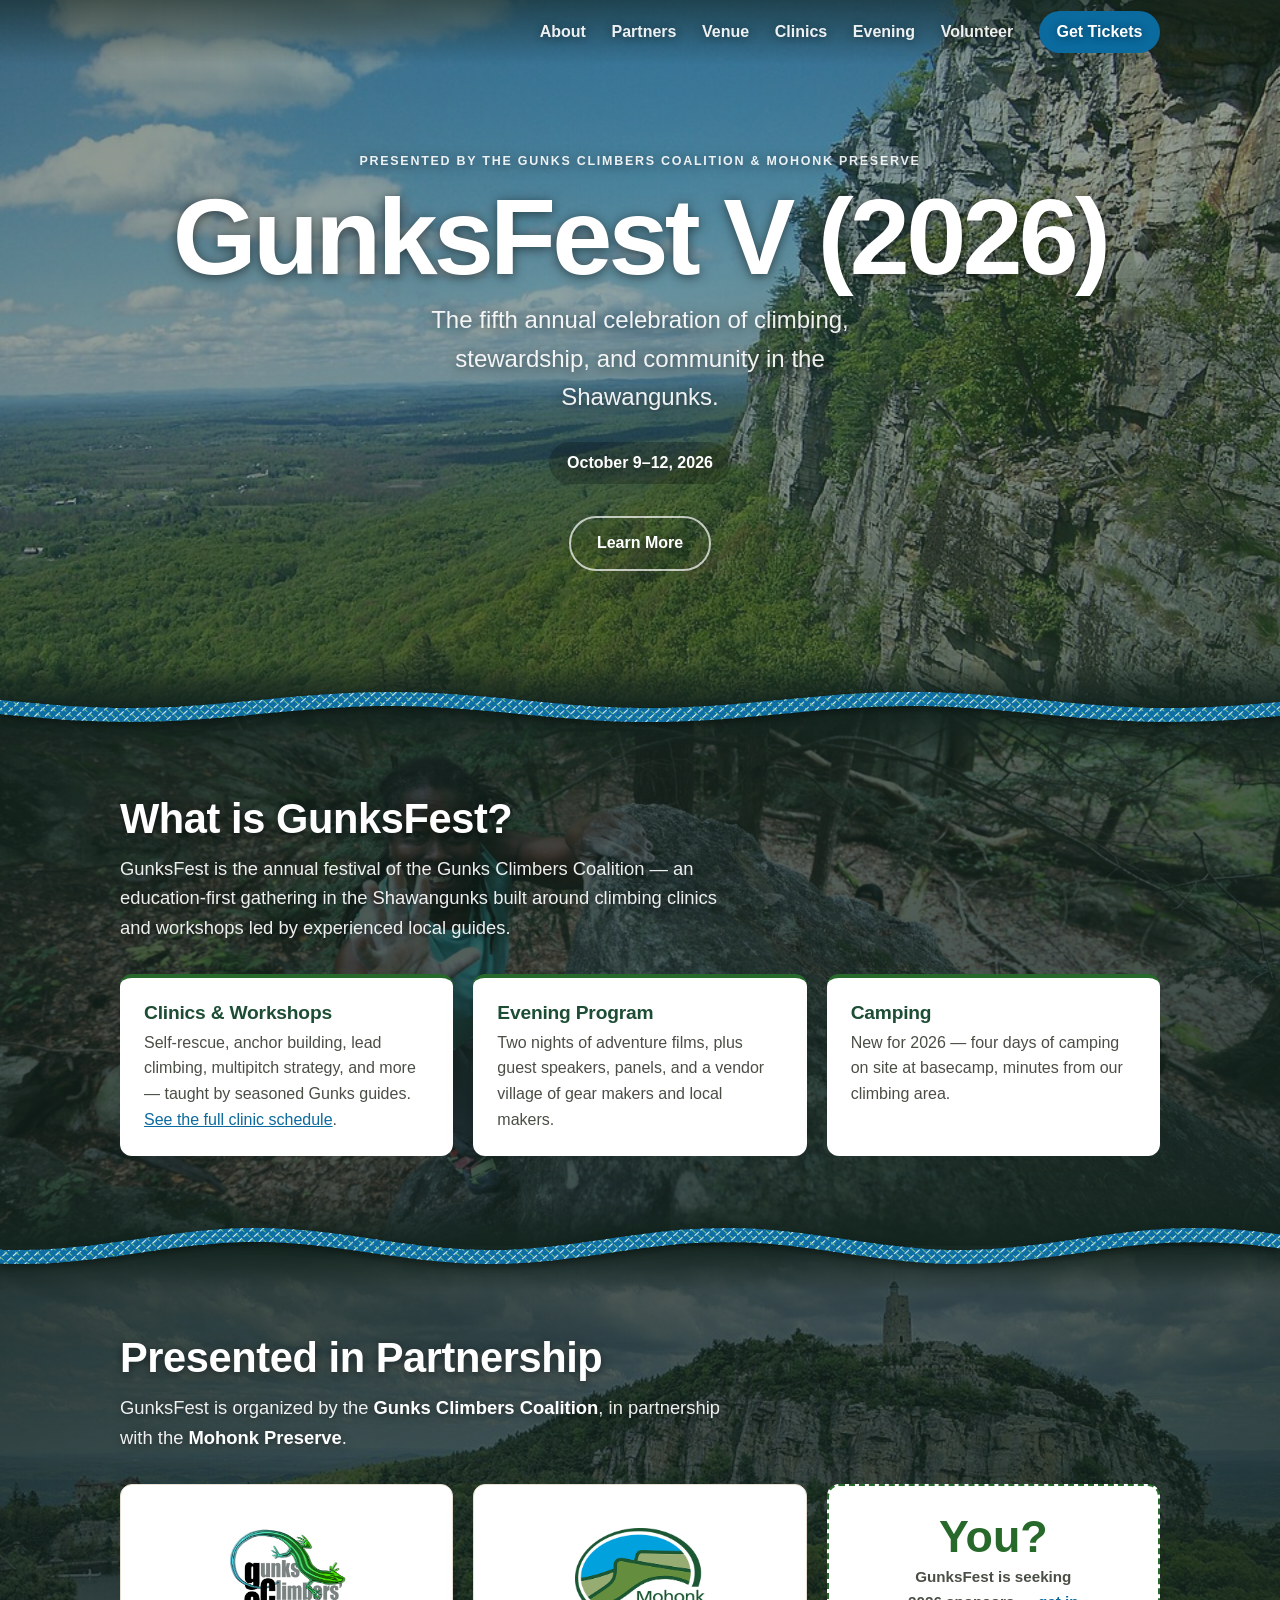
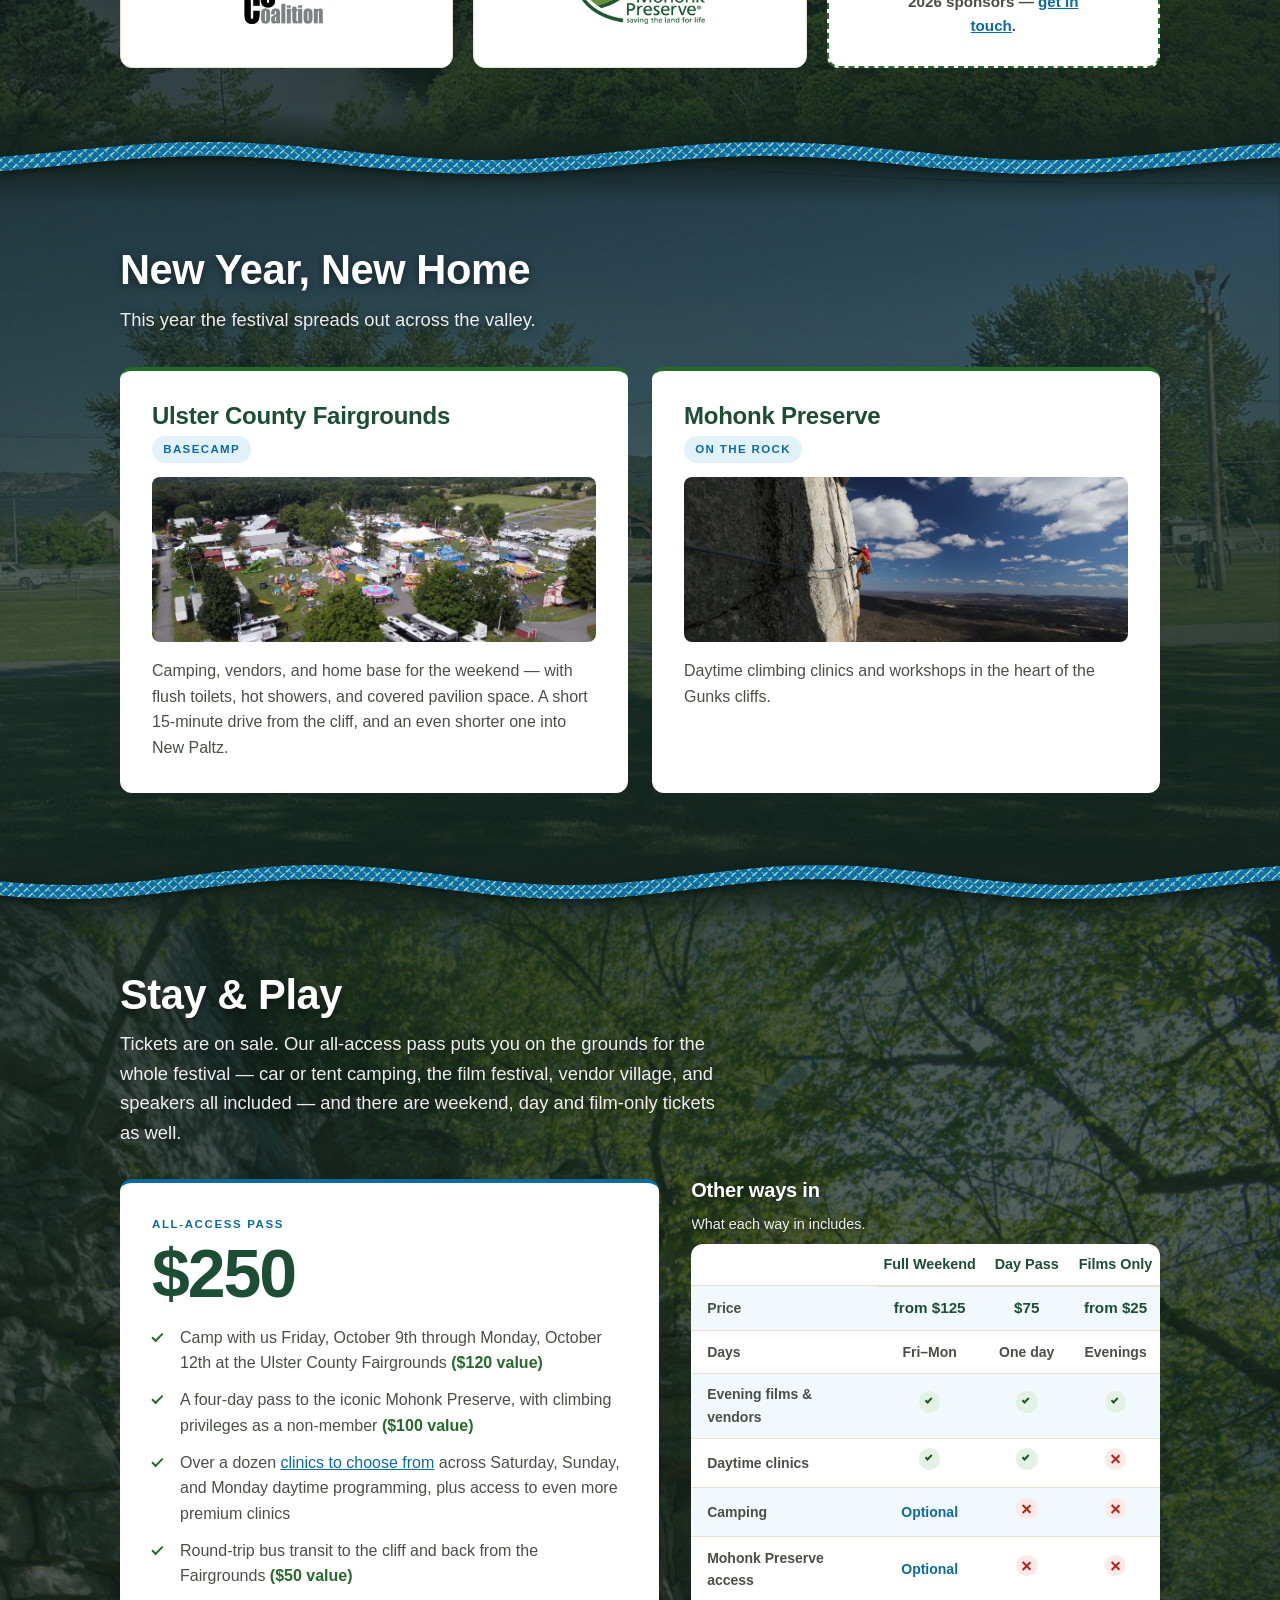
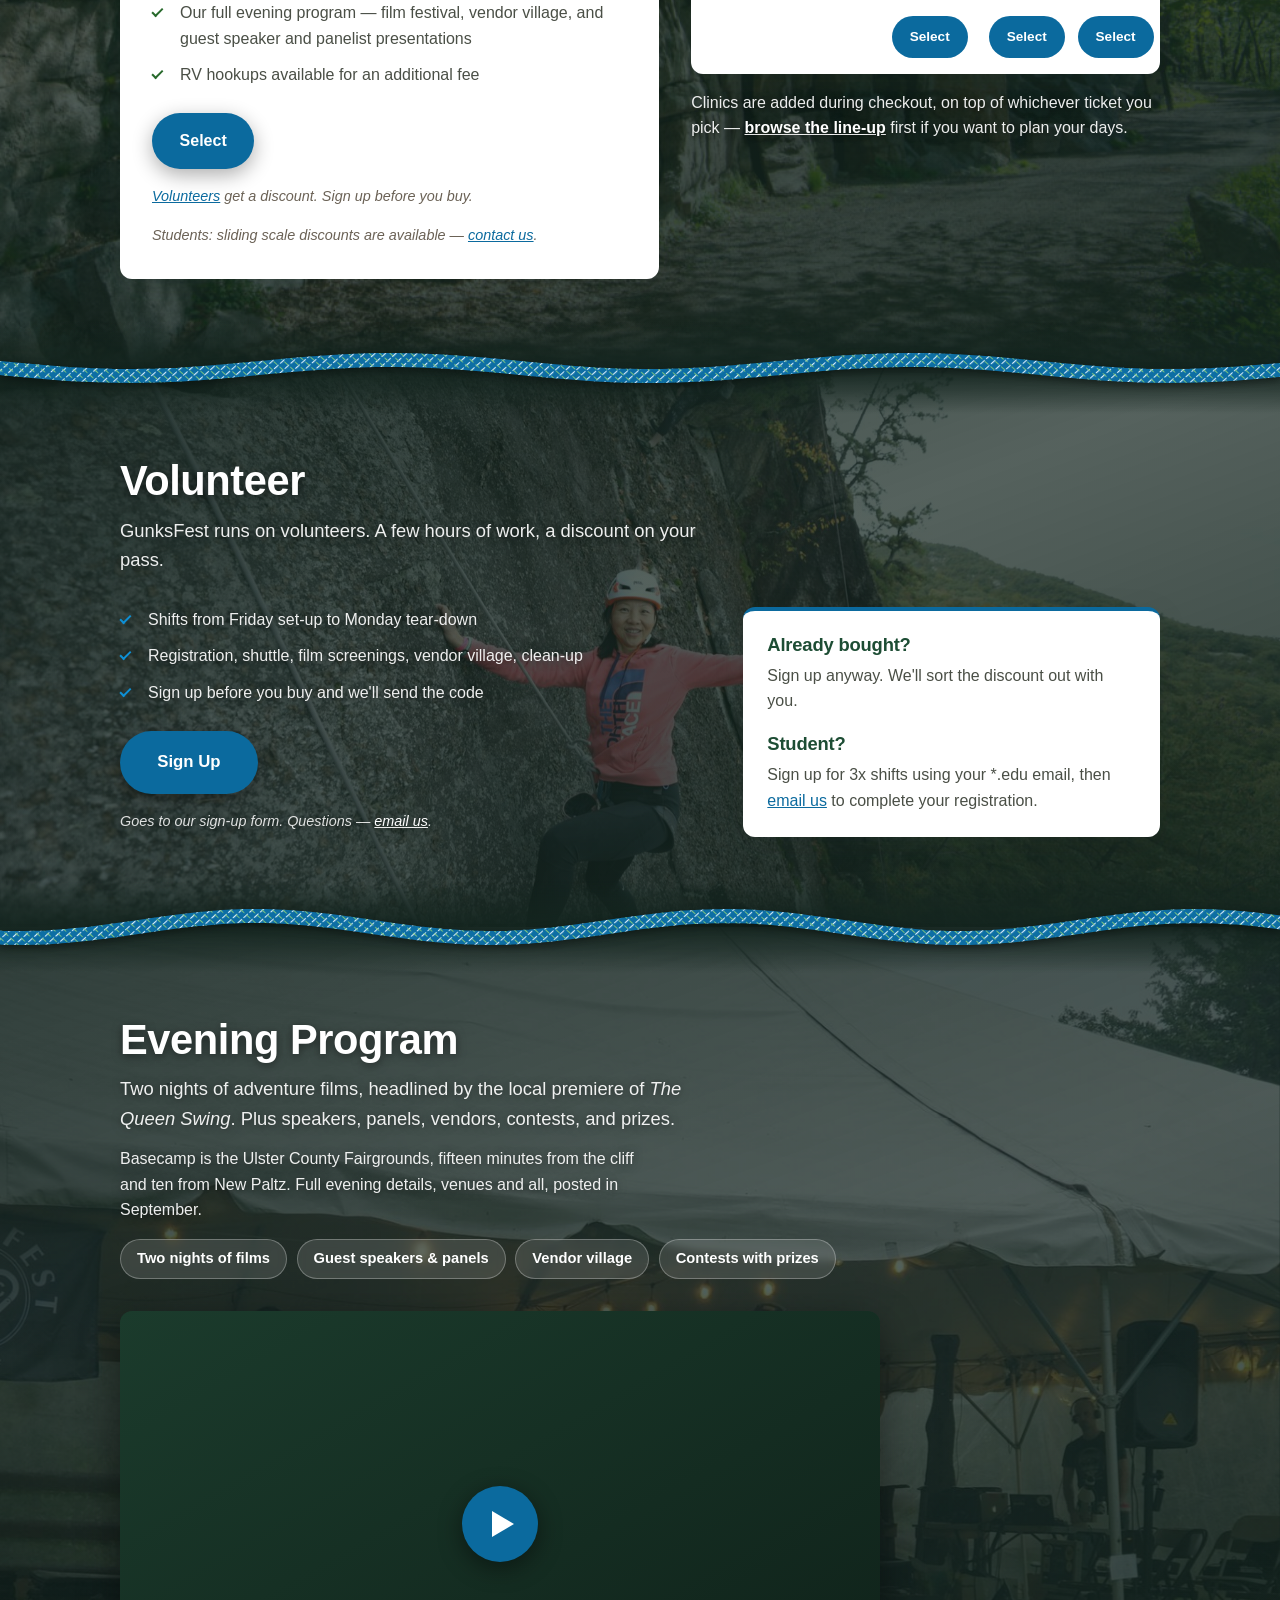
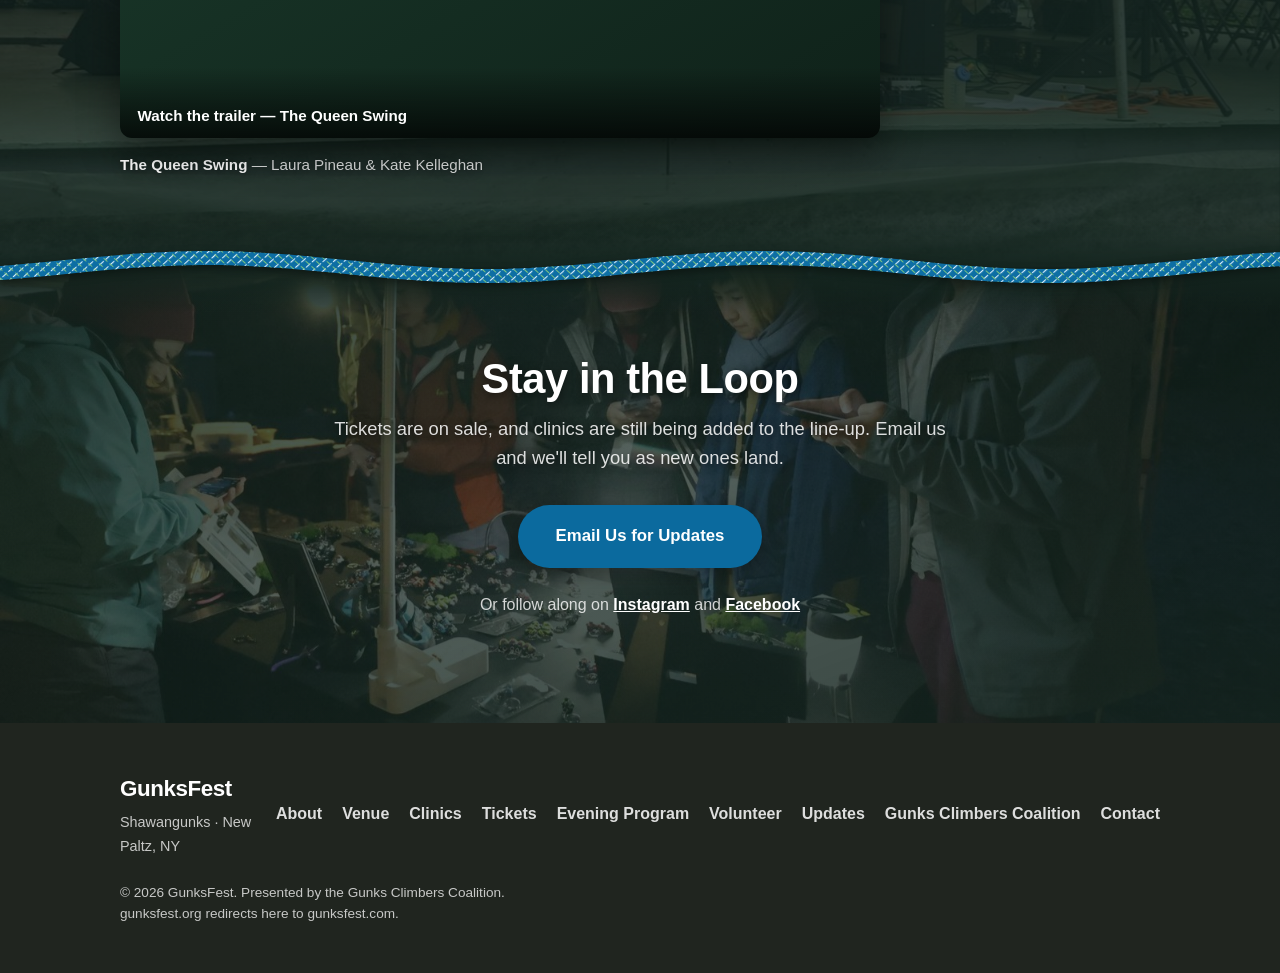
<file: tickets/index.html>
<!doctype html>
<html lang="en">
<head>
  <meta charset="utf-8" />
  <meta name="viewport" content="width=device-width, initial-scale=1" />
  <title>Tickets — GunksFest 2026</title>

  <!-- A redirect stub. GitHub Pages serves static files and nothing else —
       there is no server to answer /tickets with a 301 — so the redirect has to
       happen in the page itself, and it is done twice on purpose:

       location.replace() runs first and, unlike assigning to location.href,
       leaves no entry in the history stack. That is the difference between
       Back returning someone to where they came from and Back bouncing them
       straight into this file again.

       The meta refresh is the fallback for a visitor with scripting off, who
       would otherwise sit on a blank page. It carries 0 seconds, so nobody
       reads the sentence below unless both fail — and if both fail, the link
       is there to click.

       rel=canonical points at the real page so a crawler that lands here
       credits the destination rather than treating this as a thin duplicate.
       Fragments are ignored in a canonical URL, which is correct: the page
       being named is the home page. -->
  <link rel="canonical" href="https://gunksfest.com/" />
  <meta http-equiv="refresh" content="0; url=/#tickets" />
  <script>location.replace("/#tickets");</script>
</head>
<body style="font: 16px/1.6 system-ui, sans-serif; margin: 3rem auto; max-width: 40rem; padding: 0 1.25rem;">
  <p>Taking you to <a href="/#tickets">the tickets on gunksfest.com</a>&hellip;</p>
</body>
</html>
</file>
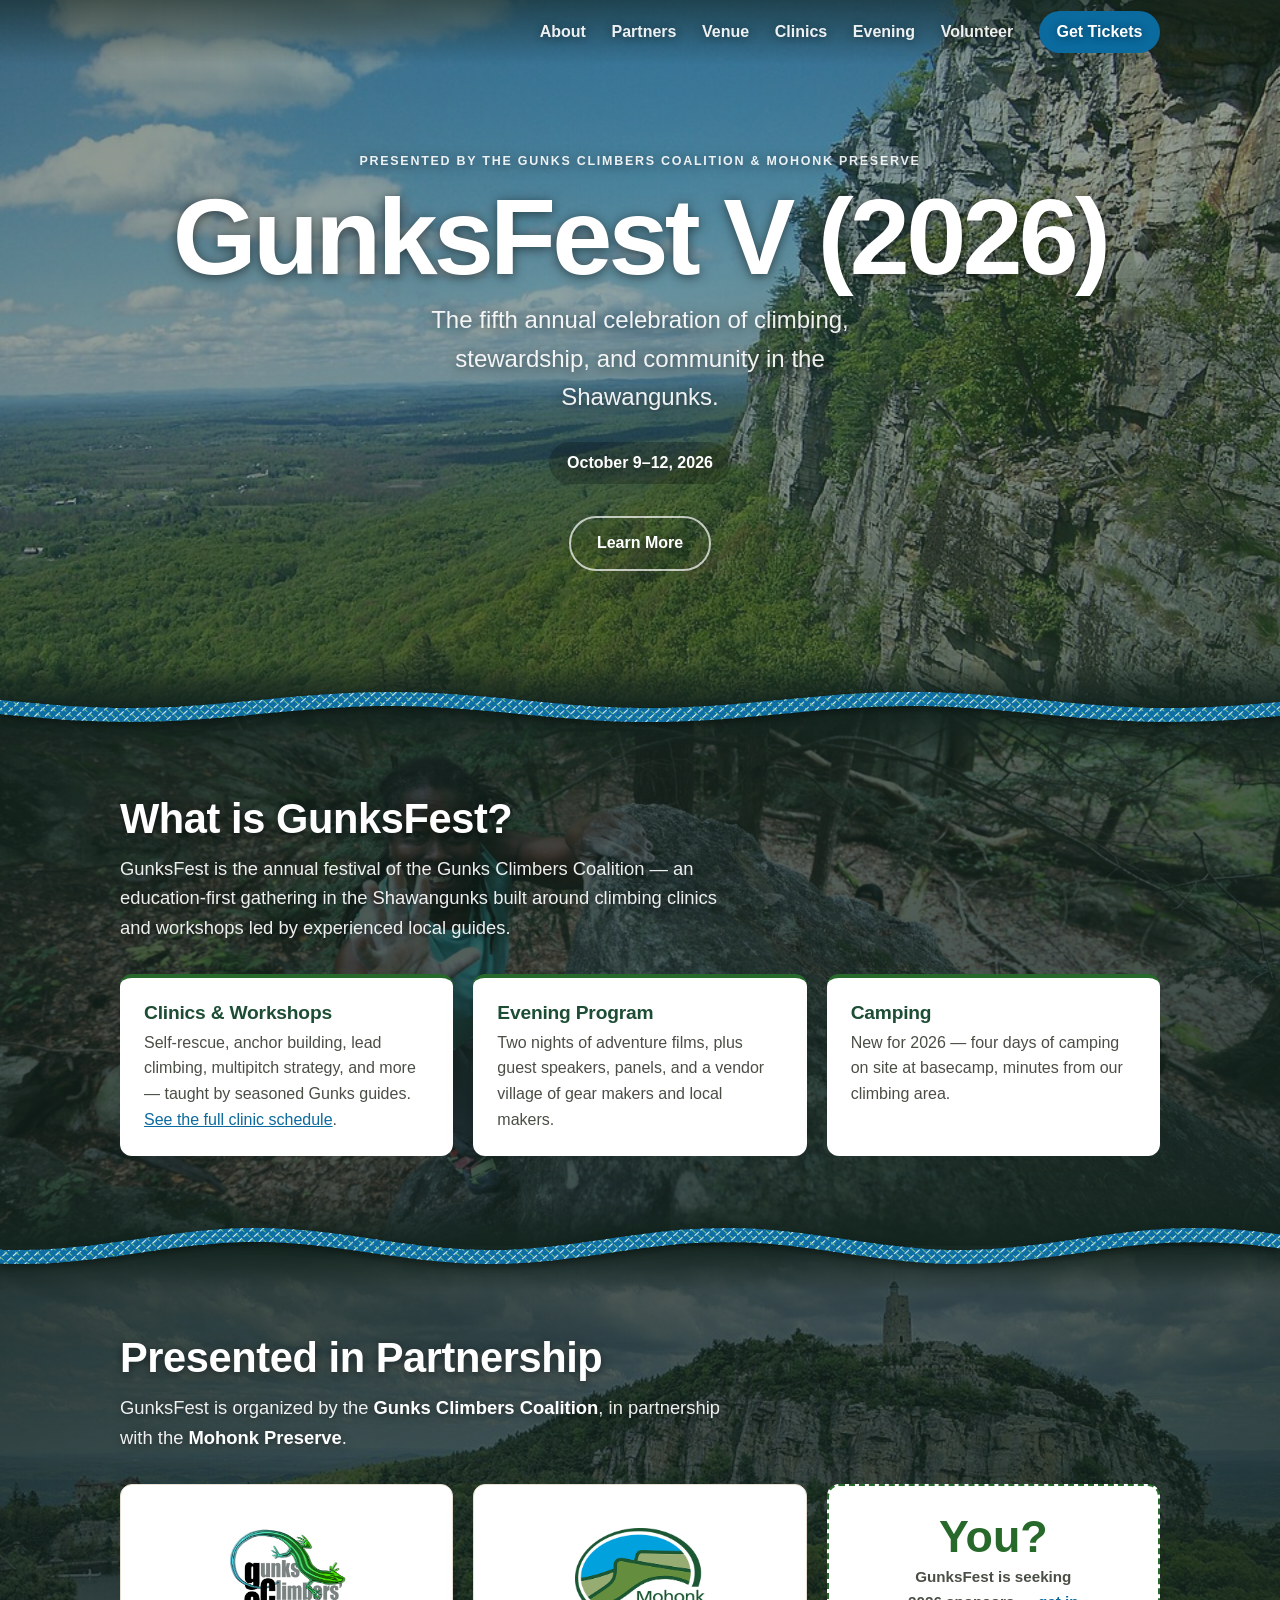
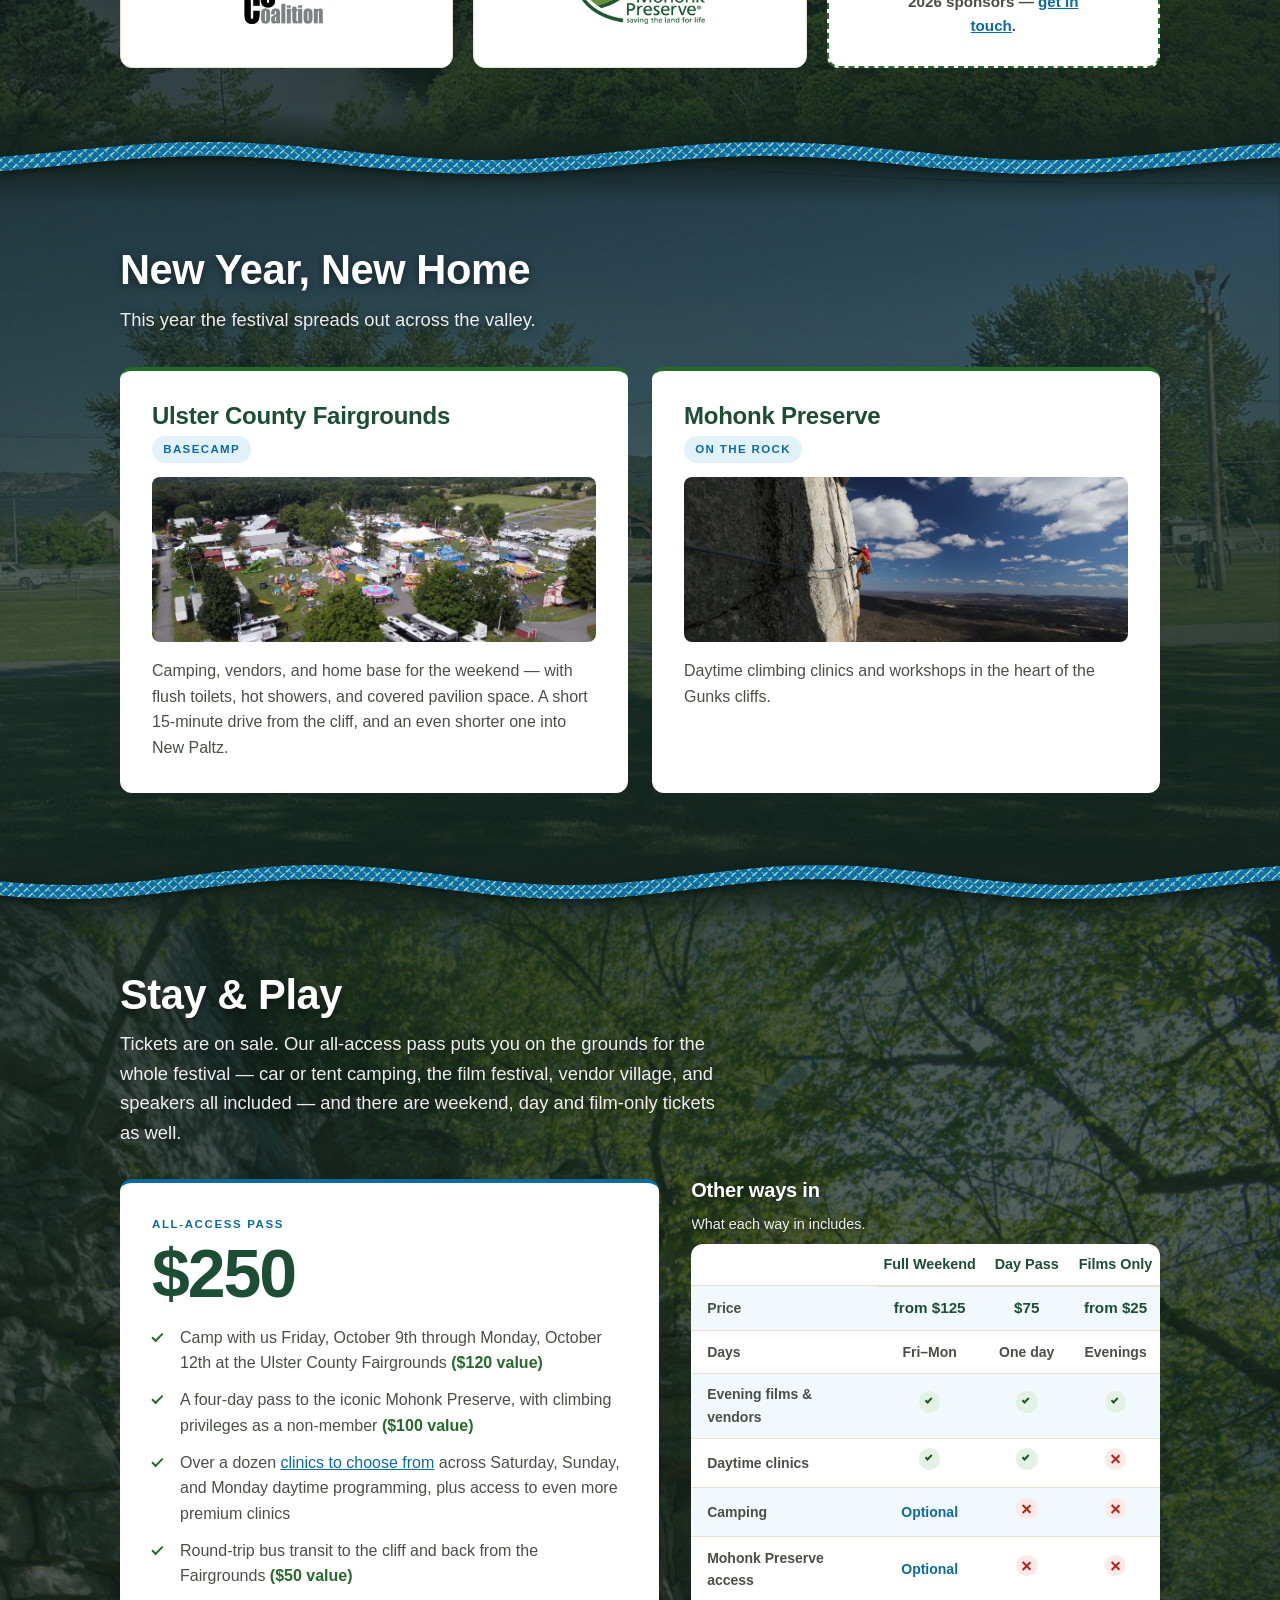
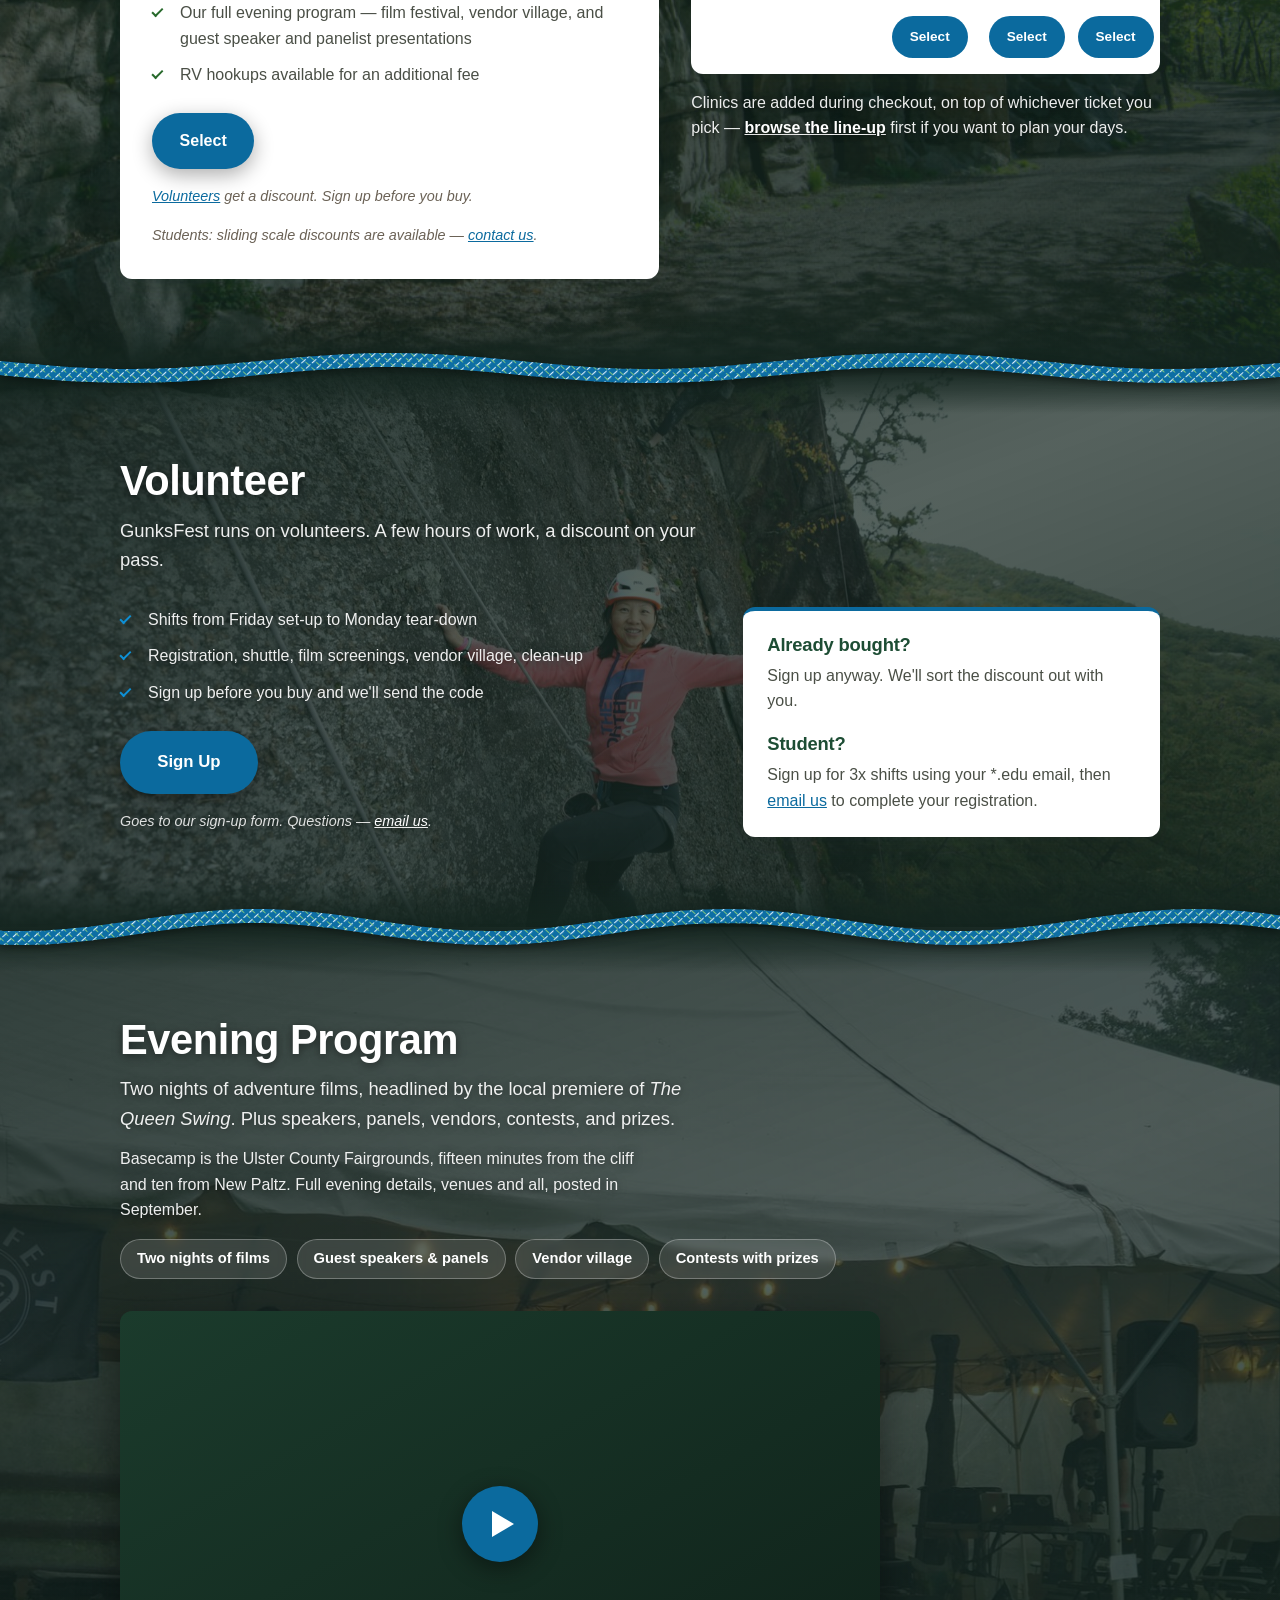
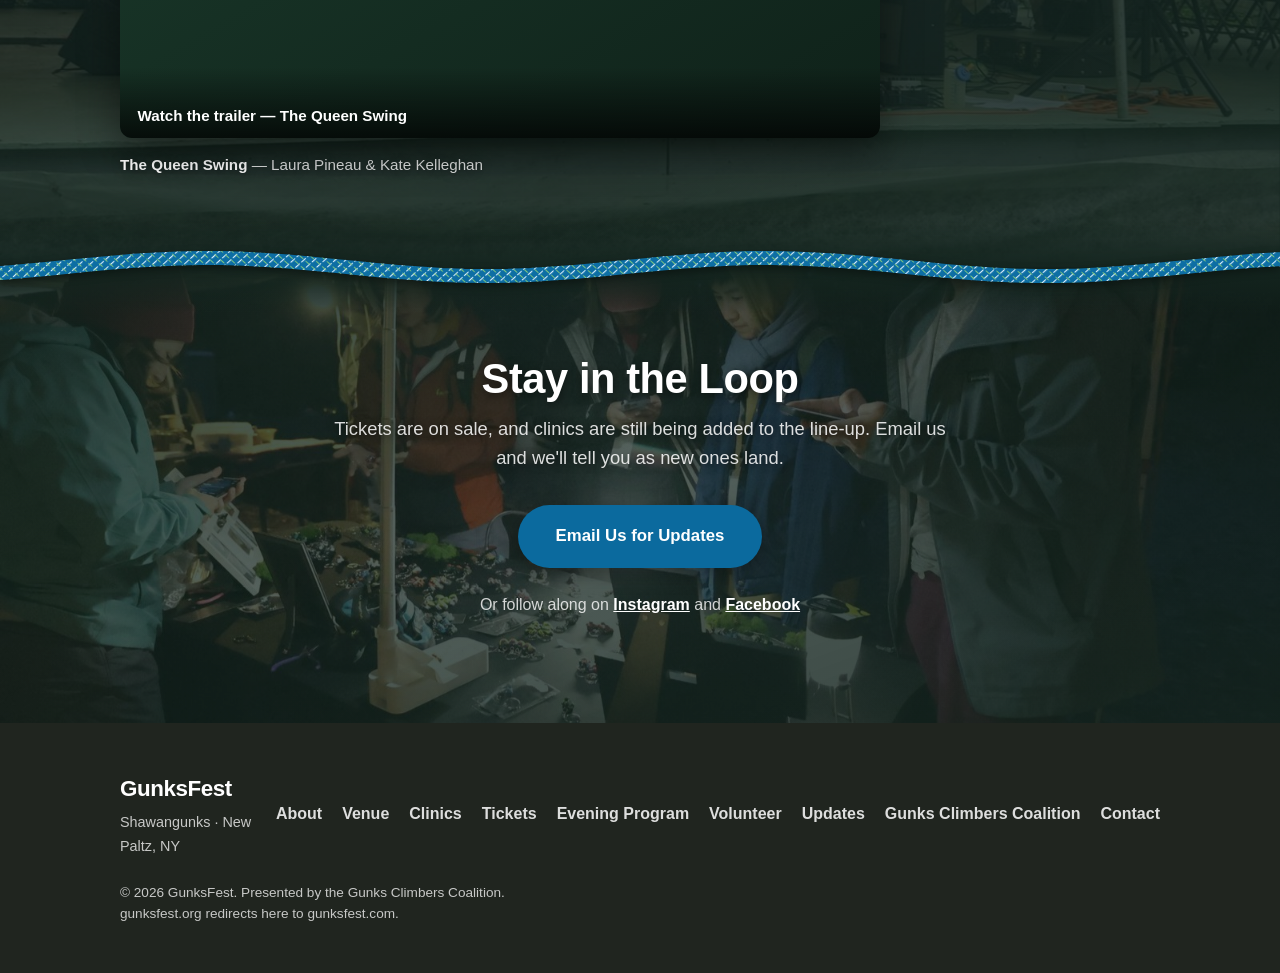
<file: volunteer/index.html>
<!doctype html>
<html lang="en">
<head>
  <meta charset="utf-8" />
  <meta name="viewport" content="width=device-width, initial-scale=1" />
  <title>Volunteer — GunksFest 2026</title>

  <!-- A redirect stub. GitHub Pages serves static files and nothing else —
       there is no server to answer /volunteer with a 301 — so the redirect has to
       happen in the page itself, and it is done twice on purpose:

       location.replace() runs first and, unlike assigning to location.href,
       leaves no entry in the history stack. That is the difference between
       Back returning someone to where they came from and Back bouncing them
       straight into this file again.

       The meta refresh is the fallback for a visitor with scripting off, who
       would otherwise sit on a blank page. It carries 0 seconds, so nobody
       reads the sentence below unless both fail — and if both fail, the link
       is there to click.

       rel=canonical points at the real page so a crawler that lands here
       credits the destination rather than treating this as a thin duplicate.
       Fragments are ignored in a canonical URL, which is correct: the page
       being named is the home page. -->
  <link rel="canonical" href="https://gunksfest.com/" />
  <meta http-equiv="refresh" content="0; url=/#volunteer" />
  <script>location.replace("/#volunteer");</script>
</head>
<body style="font: 16px/1.6 system-ui, sans-serif; margin: 3rem auto; max-width: 40rem; padding: 0 1.25rem;">
  <p>Taking you to <a href="/#volunteer">volunteering on gunksfest.com</a>&hellip;</p>
</body>
</html>
</file>
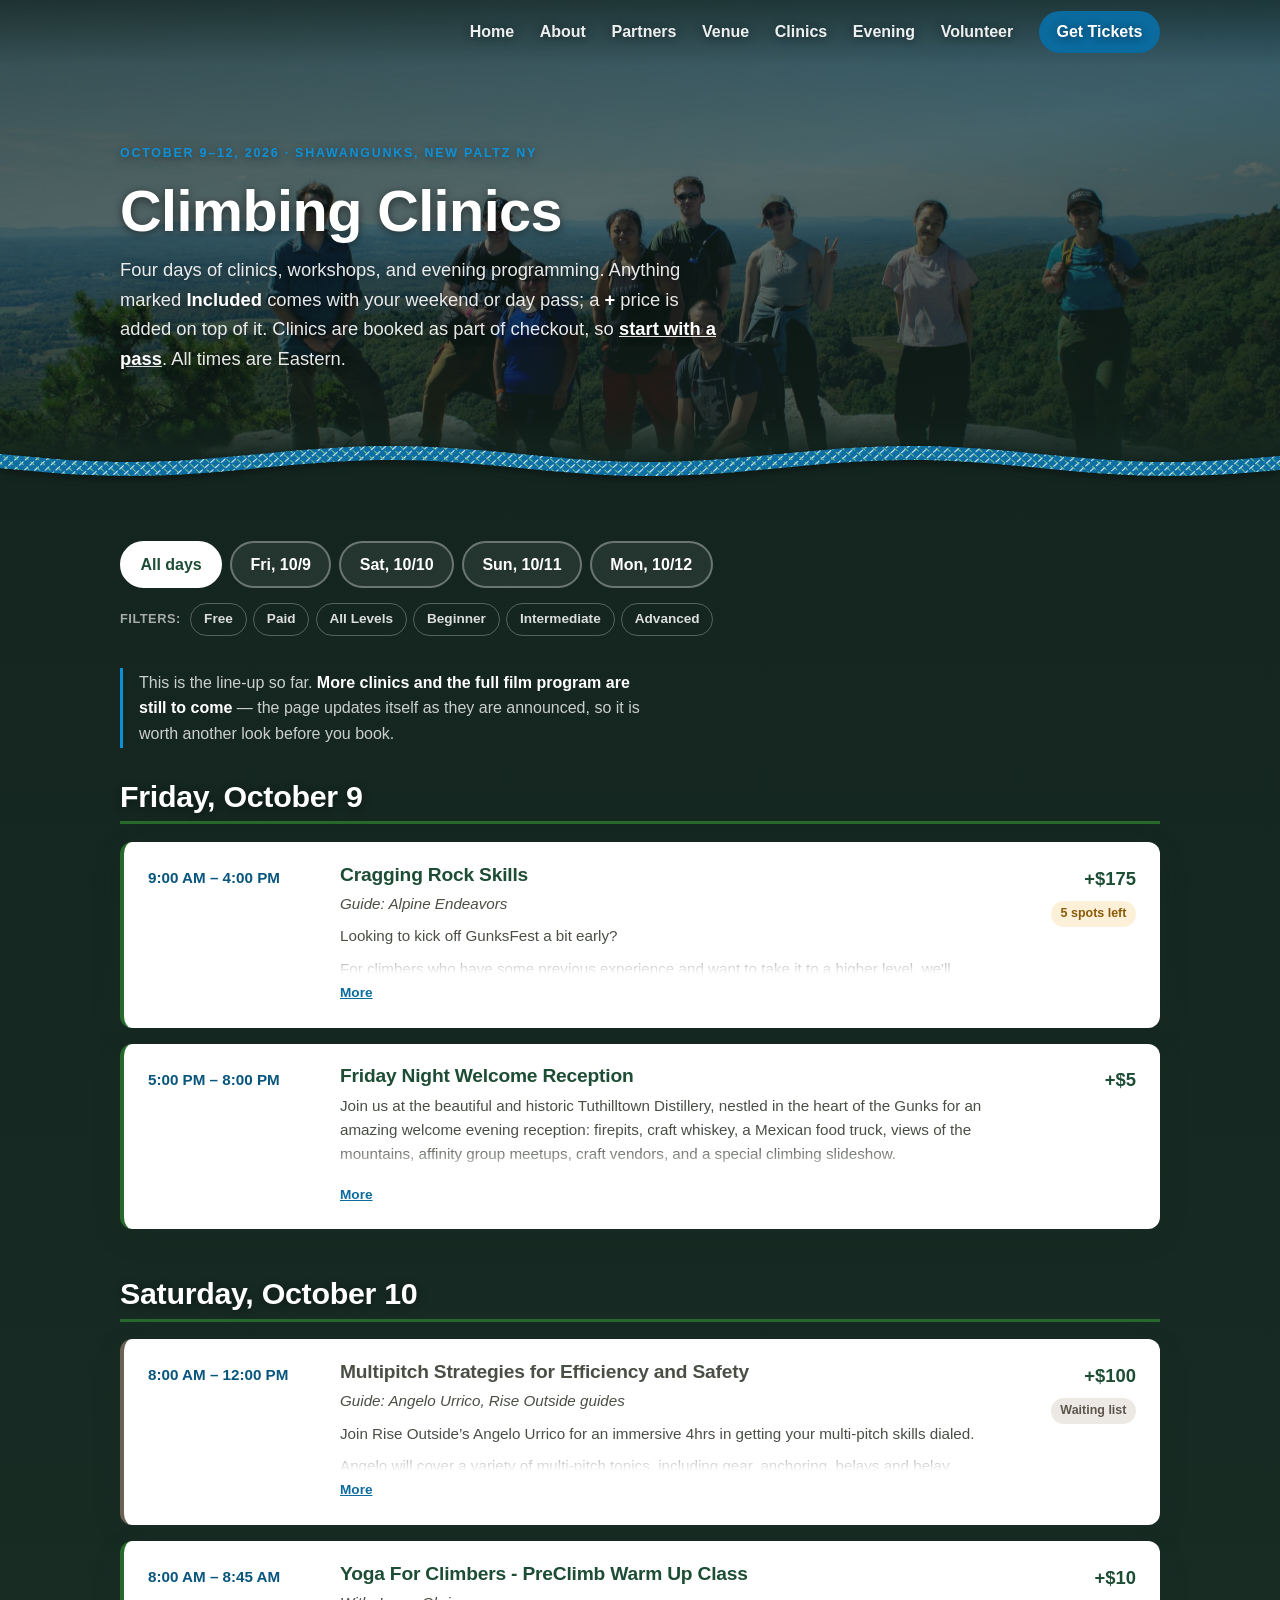
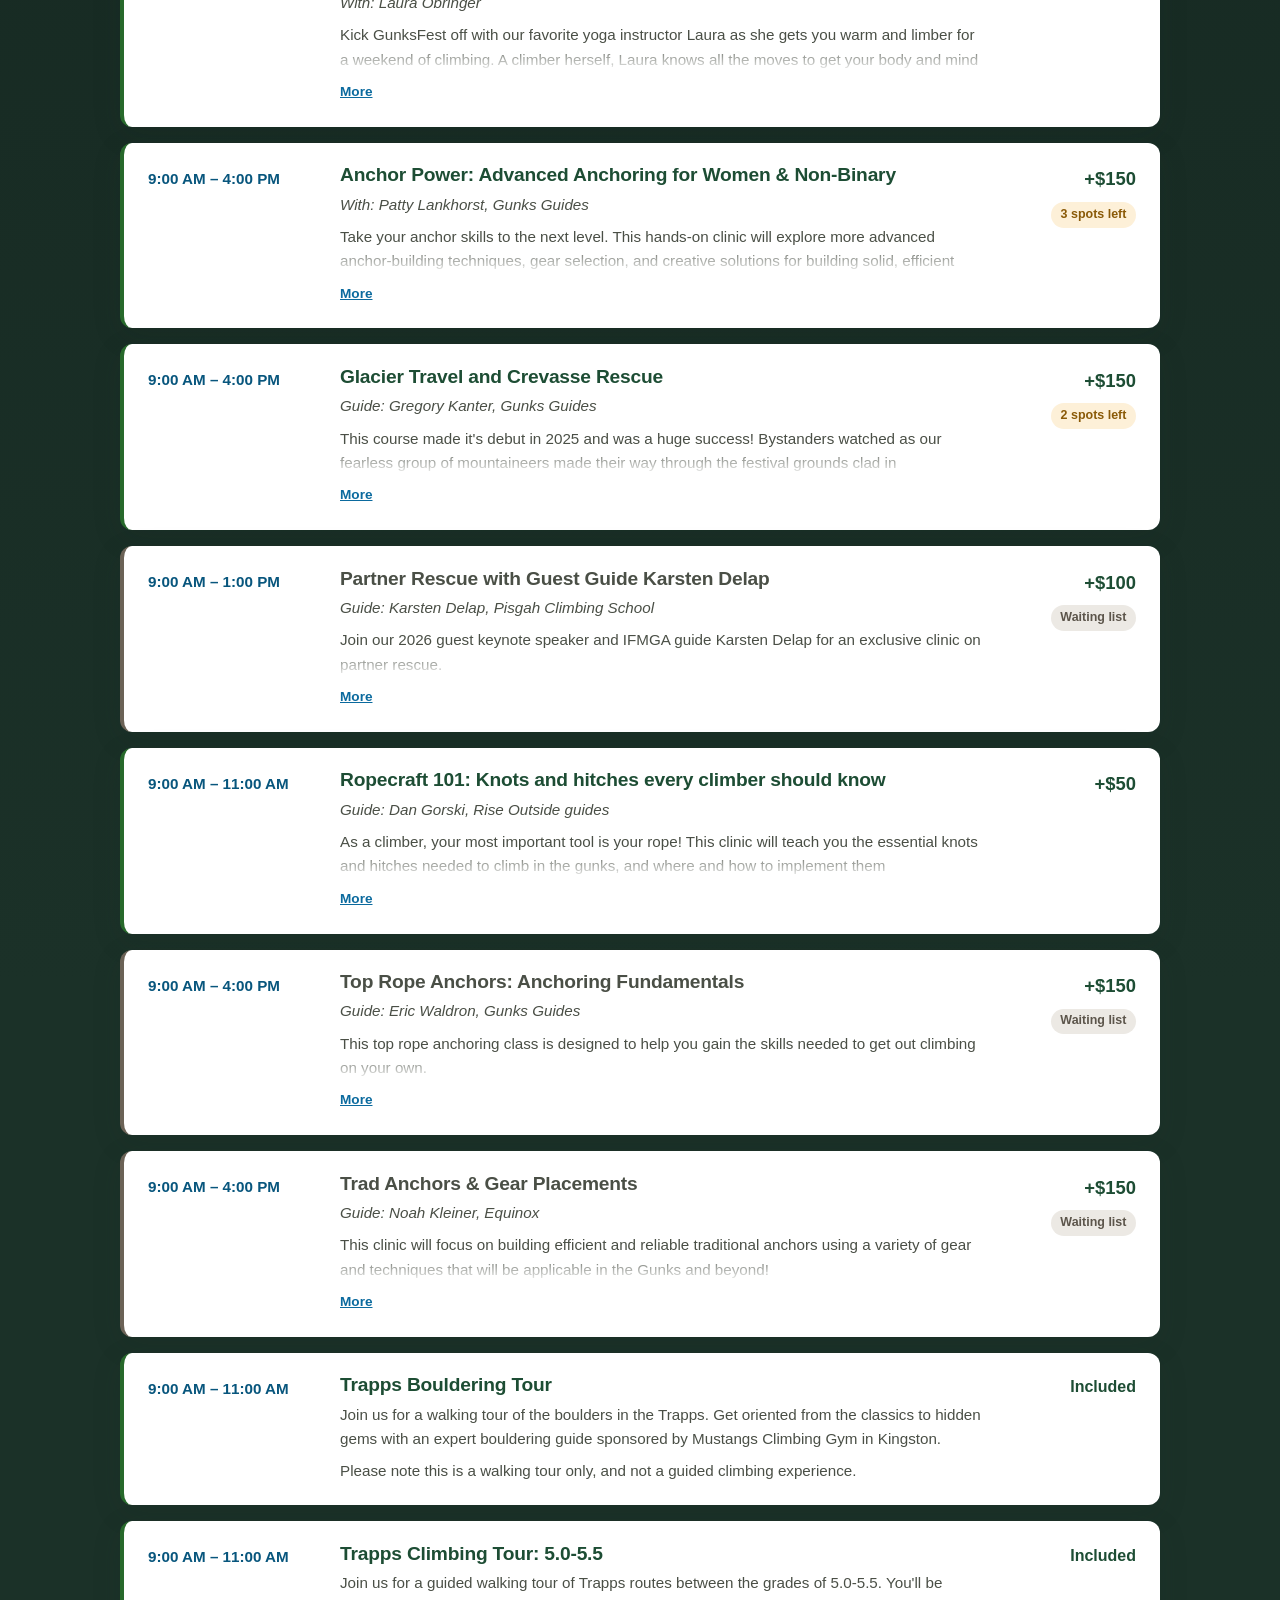
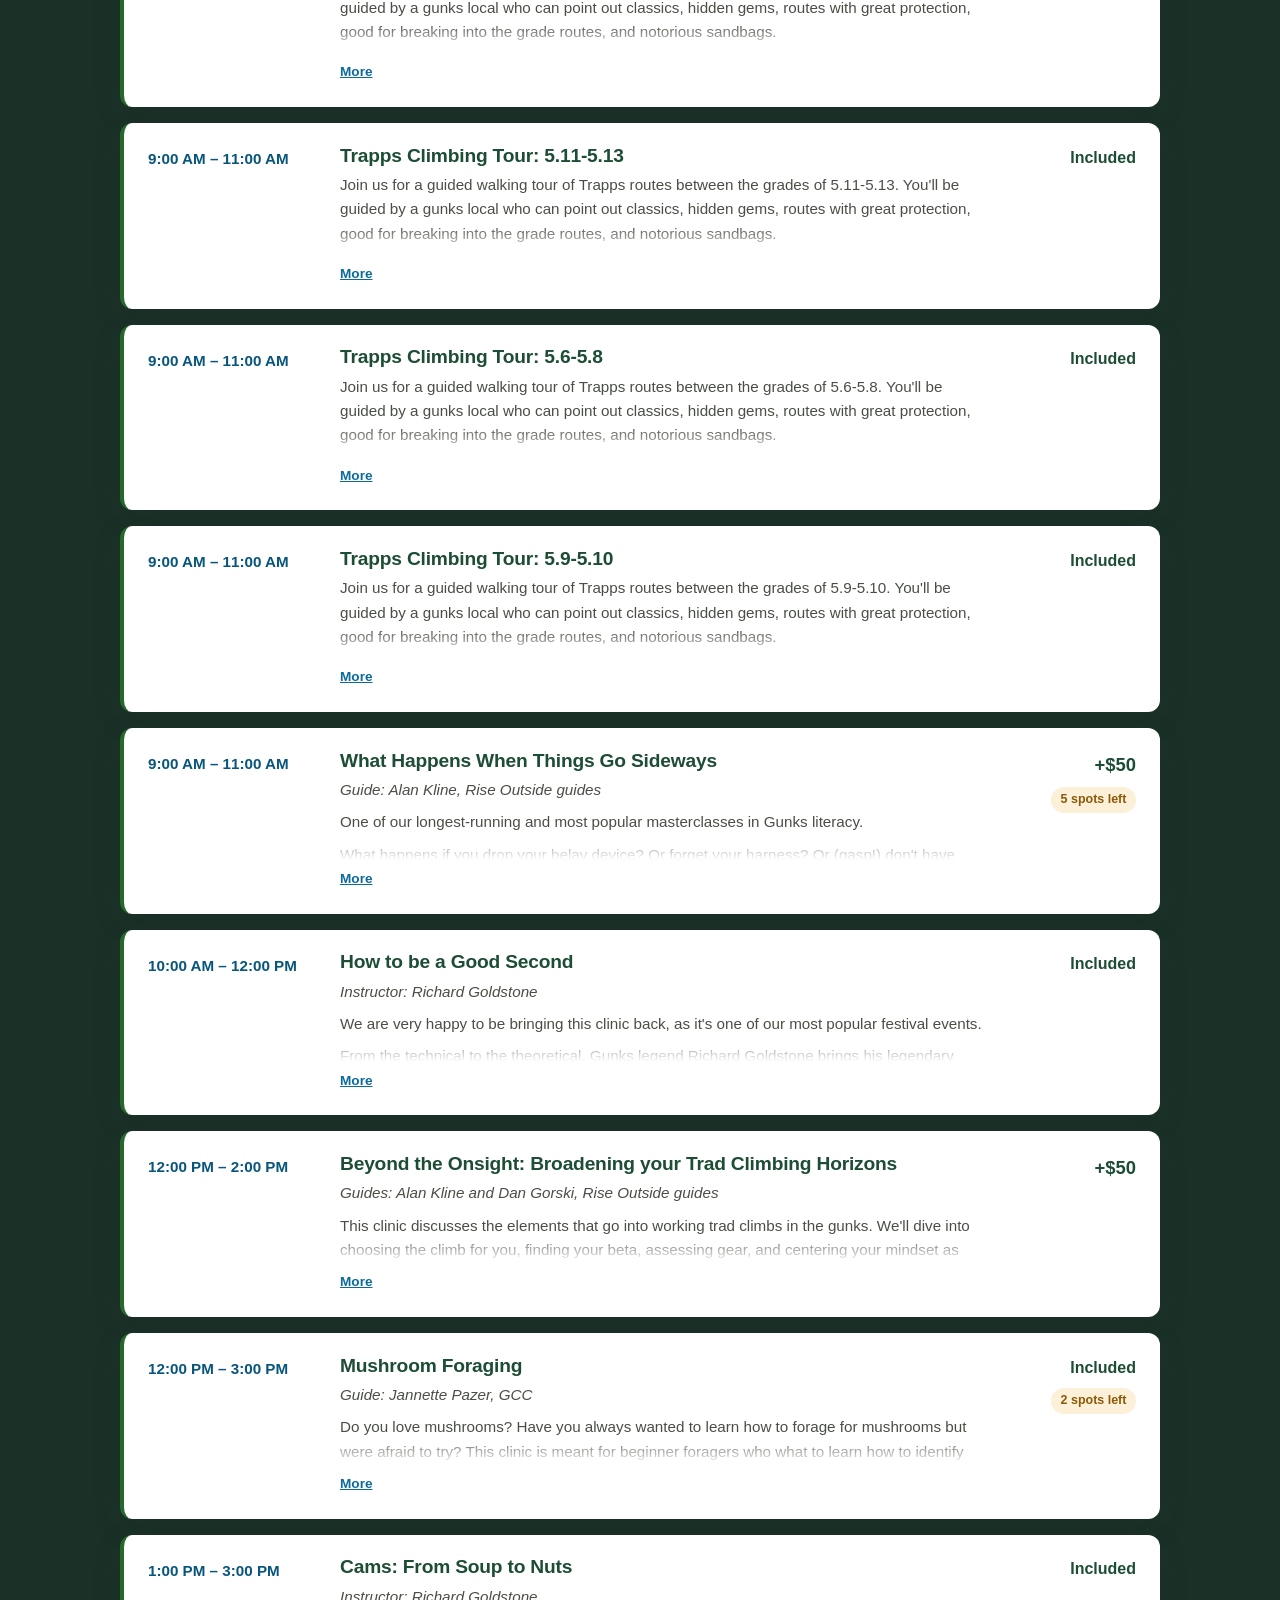
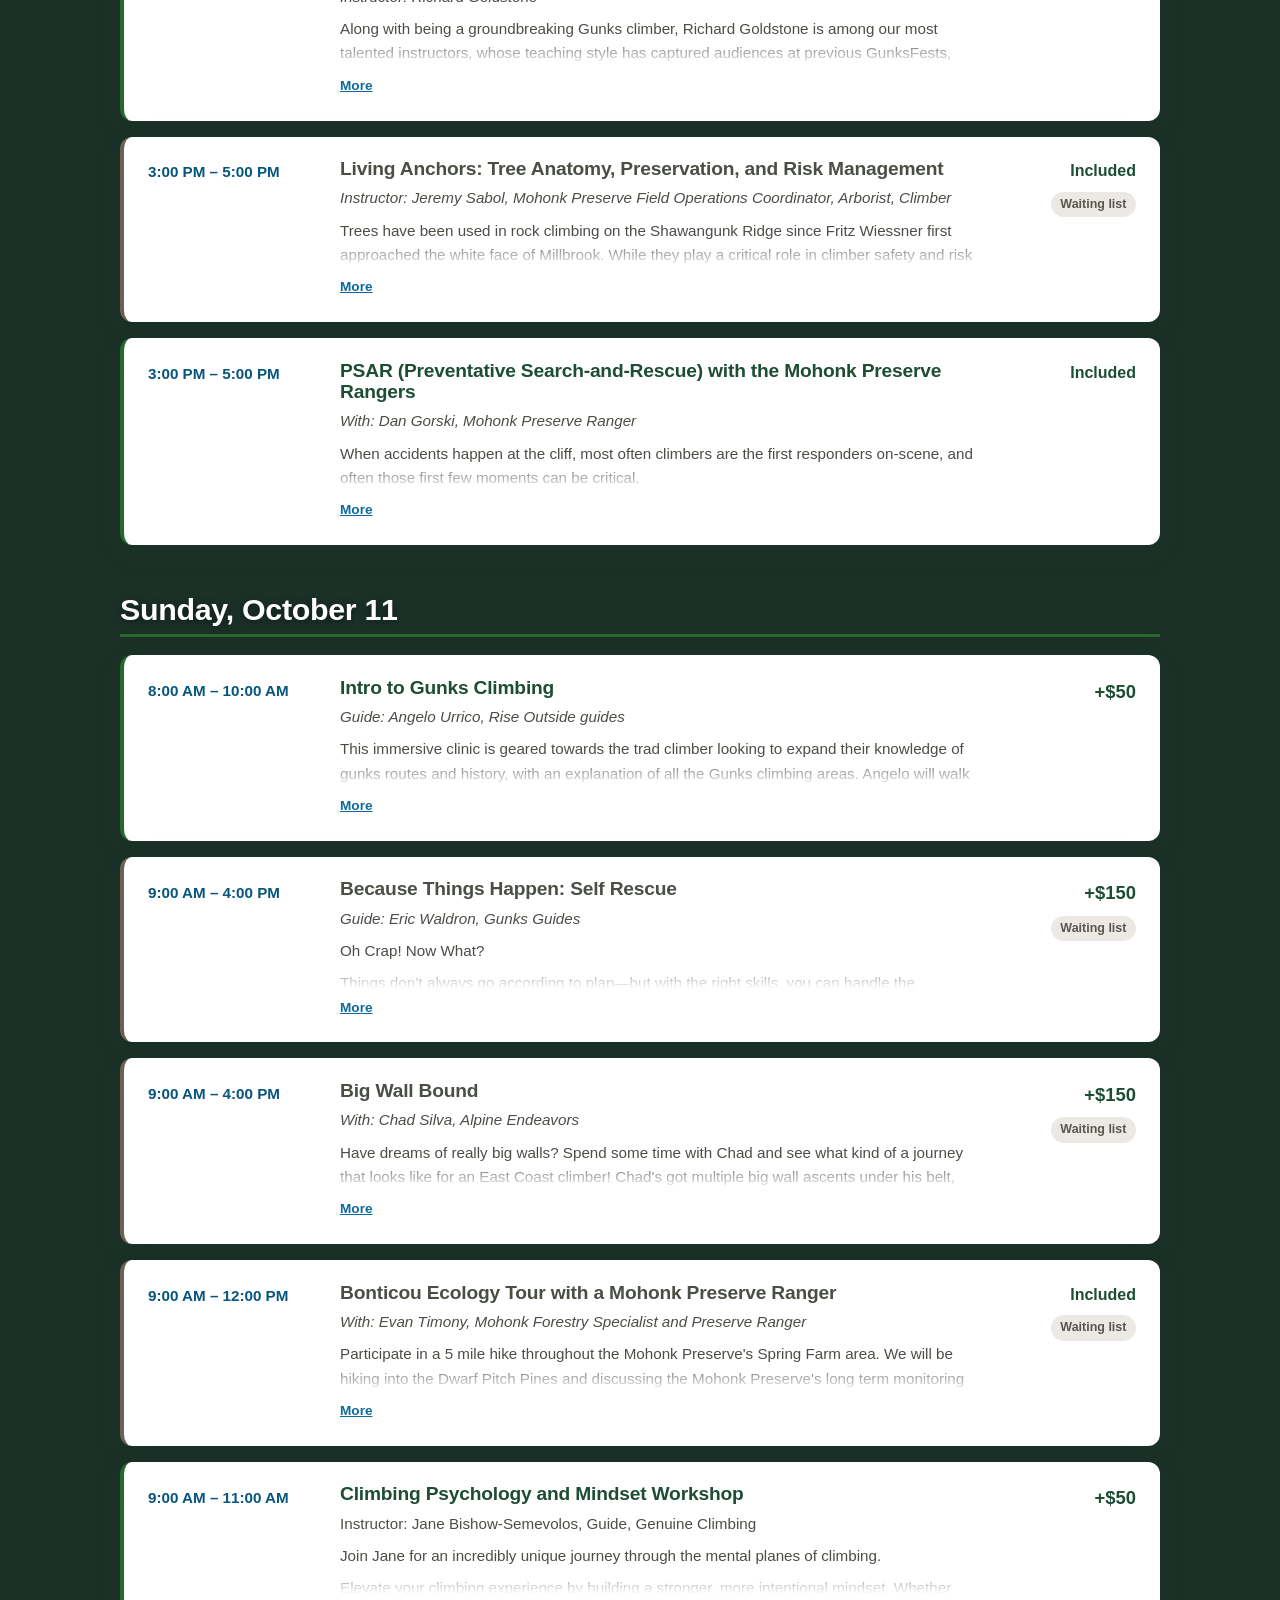
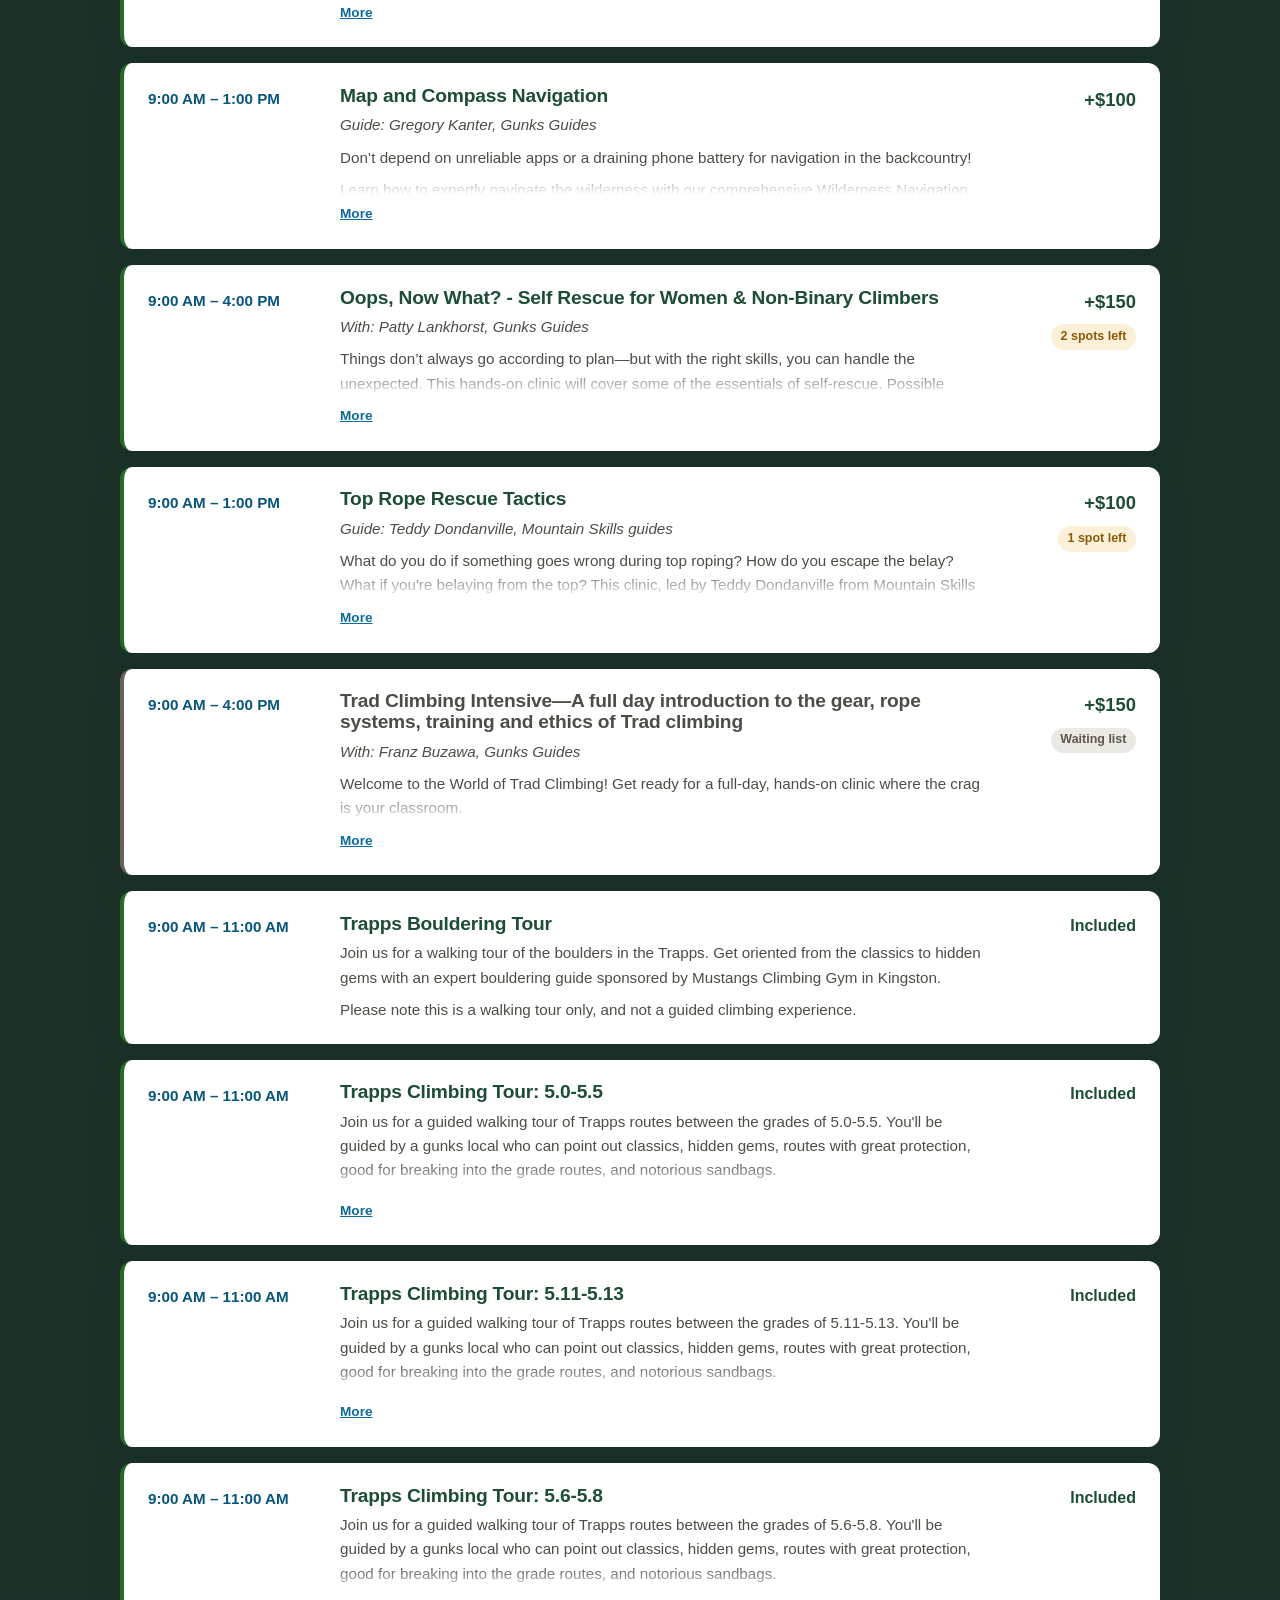
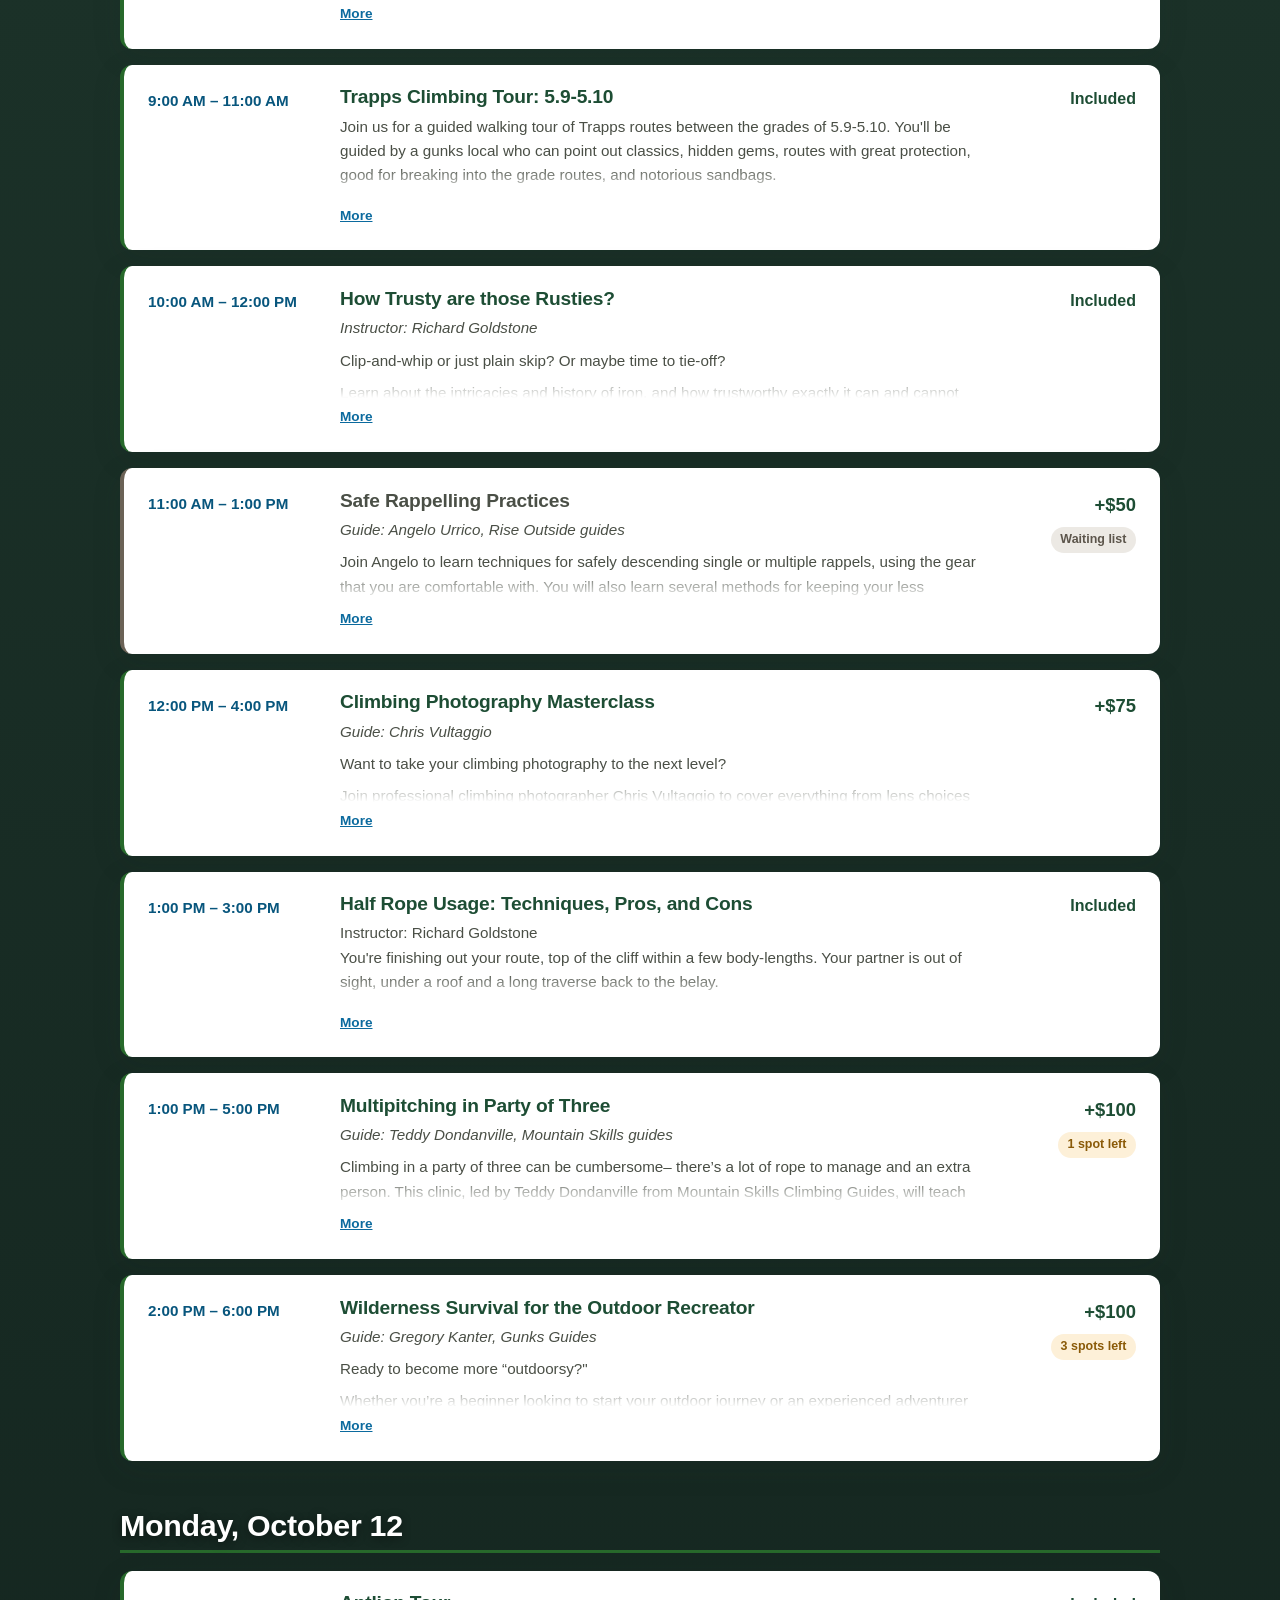
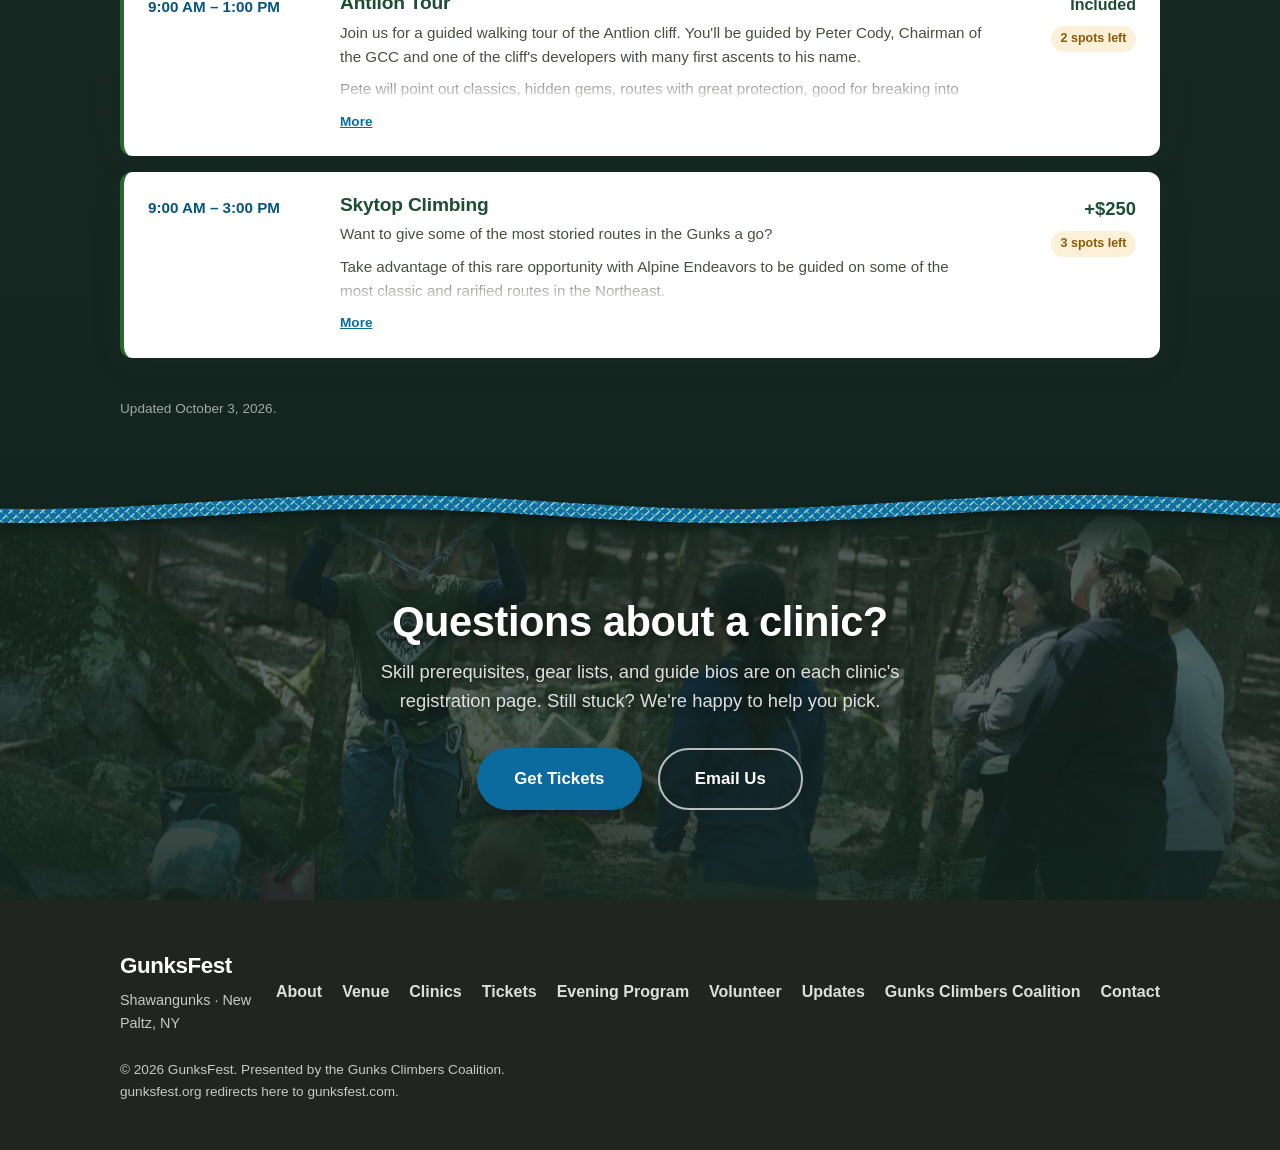
<file: clinics.html>
<!DOCTYPE html>
<html lang="en">
<head>
  <meta charset="UTF-8" />
  <meta name="viewport" content="width=device-width, initial-scale=1.0" />
  <!-- Google Tag Manager, placed as high in <head> as it can go — directly
       after the two meta tags that must come first. GTM is the container that
       loads every other tag, so anything it misses in those first
       milliseconds is a measurement nothing downstream can make up.

       The snippet is one IIFE. It seeds window.dataLayer, pushes a gtm.js
       event stamped with the current time (that timestamp is the zero point
       the container measures page-load timings from), then builds a <script>
       element for the container and inserts it ahead of the first script
       already in the document. async=true keeps the fetch off the critical
       path, so parsing and rendering never wait on it.

       This replaces the GA4 gtag.js snippet that used to sit at the bottom of
       this <head>. The GA4 tag is configured inside the container now, so
       pageviews still reach the same property — and custom tracking, like the
       pretix ticket-button clicks, can be added from the GTM interface
       without editing and redeploying these files. -->
  <!-- Google Tag Manager -->
  <script>(function(w,d,s,l,i){w[l]=w[l]||[];w[l].push({'gtm.start':
  new Date().getTime(),event:'gtm.js'});var f=d.getElementsByTagName(s)[0],
  j=d.createElement(s),dl=l!='dataLayer'?'&l='+l:'';j.async=true;j.src=
  'https://www.googletagmanager.com/gtm.js?id='+i+dl;f.parentNode.insertBefore(j,f);
  })(window,document,'script','dataLayer','GTM-KR999LR');</script>
  <!-- End Google Tag Manager -->
  <!-- "Climbing" first, ahead of "Clinics", because it is the word the
       audience this page is for actually searches. The line-up is broader than
       climbing — rescue, stewardship, photography — but those are what someone
       finds once the list is in front of them, not what gets them to it. -->
  <title>Climbing Clinics — GunksFest V (2026)</title>
  <meta name="description" content="The full GunksFest 2026 line-up of climbing clinics and workshops, led by local guides, plus evening programming in the Shawangunks. October 9–12, 2026." />

  <!-- Open Graph / social preview -->
  <meta property="og:type" content="website" />
  <meta property="og:title" content="Climbing Clinics — GunksFest V (2026)" />
  <meta property="og:description" content="Climbing clinics, workshops, and the evening program for GunksFest 2026. October 9–12 in the Shawangunks." />
  <meta property="og:url" content="https://gunksfest.com/clinics.html" />
  <meta property="og:image" content="https://gunksfest.com/assets/img/og-image.jpg" />
  <meta property="og:site_name" content="GunksFest" />
  <meta property="og:locale" content="en_US" />
  <meta property="og:image:width" content="1200" />
  <meta property="og:image:height" content="630" />
  <meta property="og:image:alt" content="Climbers and the GunksFest banner below the Shawangunk ridge." />
  <meta name="twitter:card" content="summary_large_image" />
  <meta name="twitter:title" content="Climbing Clinics — GunksFest V (2026)" />
  <meta name="twitter:description" content="Climbing clinics, workshops, and the evening program for GunksFest 2026. October 9–12 in the Shawangunks." />
  <meta name="twitter:image" content="https://gunksfest.com/assets/img/og-image.jpg" />

  <!-- One URL for this page, named explicitly — same reasoning as the tag on
       the home page. -->
  <link rel="canonical" href="https://gunksfest.com/clinics.html" />

  <script>document.documentElement.classList.add('js');</script>
  <link rel="icon" type="image/svg+xml" href="assets/favicon.svg" />
  <link rel="icon" type="image/png" href="assets/img/favicon.png" />
  <link rel="apple-touch-icon" href="assets/img/favicon.png" />
  <!-- Two stylesheets, in this order: the shared site styles, then the
       page-specific ones. Order is the tiebreak when two rules have equal
       specificity, so schedule.css can override style.css simply by coming
       second — no !important, no more-specific selectors invented to win. -->
  <link rel="stylesheet" href="css/style.css" />
  <link rel="stylesheet" href="css/schedule.css" />
  <!-- Warm up the connection the availability fetch lands on.
       Opening an HTTPS connection means a DNS lookup, a TCP handshake and a
       TLS handshake — easily 200-300ms before a single byte of the actual
       request moves. preconnect gets all of that out of the way while the page
       is still rendering, so js/schedule.js's fetch starts paying off
       immediately. Worth adding for any third-party origin you know you'll
       hit; not worth adding speculatively, since each one holds a connection
       open. crossorigin is required here because the fetch is a CORS request —
       without it the browser warms up a connection the fetch can't reuse. -->
  <link rel="preconnect" href="https://pretix.eu" crossorigin />
</head>
<body class="page-schedule">
  <!-- Google Tag Manager (noscript): the fallback for a visitor with
       scripting turned off. The container can't run, but this iframe request
       still records the pageview. It belongs immediately after the opening
       <body> tag, and is hidden two ways — display:none takes it out of
       layout, visibility:hidden covers anything that might override that — so
       it never reserves a line of space. -->
  <!-- Google Tag Manager (noscript) -->
  <noscript><iframe src="https://www.googletagmanager.com/ns.html?id=GTM-KR999LR"
  height="0" width="0" style="display:none;visibility:hidden"></iframe></noscript>
  <!-- End Google Tag Manager (noscript) -->
  <a class="skip-link" href="#main">Skip to content</a>

  <!-- Shared kernmantle-weave fleck patterns for the rope dividers.
       Two dashed line-sets rotated in opposite directions = woven fleck. -->
  <svg width="0" height="0" style="position:absolute" aria-hidden="true" focusable="false">
    <defs>
      <pattern id="fleckA" width="7" height="8" patternUnits="userSpaceOnUse" patternTransform="rotate(48)">
        <line x1="0" y1="-1" x2="0" y2="9" stroke="#d6ecfd" stroke-width="2.3" stroke-dasharray="3.2 4" stroke-linecap="round" />
      </pattern>
      <pattern id="fleckB" width="7" height="8" patternUnits="userSpaceOnUse" patternTransform="rotate(-48)">
        <line x1="0" y1="-1" x2="0" y2="9" stroke="#7cc47f" stroke-width="2" stroke-dasharray="2.6 4.4" stroke-linecap="round" />
      </pattern>
    </defs>
  </svg>

  <!-- ============ HEADER / NAV ============ -->
  <header class="site-header" id="top">
    <div class="container nav-bar">
      <nav class="nav-desktop" aria-label="Primary">
        <a href="/">Home</a>
        <a href="/#about">About</a>
        <a href="/#partners">Partners</a>
        <a href="/#venue">Venue</a>
        <a href="clinics.html" aria-current="page">Clinics</a>
        <a href="/#evening">Evening</a>
        <a href="/#volunteer">Volunteer</a>
        <a class="nav-cta" href="/#tickets">Get Tickets</a>
      </nav>
    </div>
  </header>

  <button class="menu-fab" aria-expanded="false" aria-controls="menu-panel" aria-label="Open menu">
    <span class="menu-fab-bar"></span>
    <span class="menu-fab-bar"></span>
    <span class="menu-fab-bar"></span>
  </button>
  <nav class="menu-panel" id="menu-panel" aria-label="Menu">
    <div class="menu-brand"><span class="brand-mark">GunksFest</span> <span class="brand-year">V (2026)</span></div>
    <a href="/">Home</a>
    <a href="/#about">About</a>
    <a href="/#partners">Partners</a>
    <a href="/#venue">Venue</a>
    <a href="clinics.html">Clinics</a>
    <a href="/#evening">Evening Program</a>
    <a href="/#volunteer">Volunteer</a>
    <a class="menu-cta" href="/#tickets">Get Tickets</a>
  </nav>

  <main id="main">
    <!-- ============ PAGE HEAD ============ -->
    <!-- section-photo is the hook js/main.js looks for: it parallaxes the
         .section-bg inside every one. The photo has to live on its own layer
         rather than on the section, because a background painted on the
         section cannot be moved independently of the text on top of it. -->
    <section class="schedule-head section-photo" aria-labelledby="schedule-title">
      <div class="section-bg" aria-hidden="true"></div>
      <div class="schedule-head-scrim" aria-hidden="true"></div>
      <div class="container">
        <p class="eyebrow">October 9–12, 2026 · Shawangunks, New Paltz NY</p>
        <h1 id="schedule-title">Climbing Clinics</h1>
        <p class="lead">
          Four days of clinics, workshops, and evening programming. Anything marked
          <strong>Included</strong> comes with your weekend or day pass; a <strong>+</strong>
          price is added on top of it. Clinics are booked as part of checkout, so
          <a href="/#tickets">start with a pass</a>. All times are Eastern.
        </p>
      </div>
    </section>

    <div class="rope-divider" role="presentation"><svg class="rope" width="100%" height="90" aria-hidden="true" focusable="false"><path class="rope-body" d="M-20,45 L3200,45"/><path class="rope-fleck" fill="none" stroke="url(#fleckA)" d="M-20,45 L3200,45"/><path class="rope-fleck" fill="none" stroke="url(#fleckB)" d="M-20,45 L3200,45"/></svg></div>

    <!-- ============ SCHEDULE ============ -->
    <section class="section schedule-section" aria-labelledby="lineup-title">
      <div class="container">
        <h2 id="lineup-title" class="visually-hidden">Line-up</h2>

        <!-- These three containers are empty on purpose: js/schedule.js fills
             them from data/schedule.json. The markup that ships is the shell
             plus a loading message, and everything inside is built at runtime.

             role="group" + aria-label bundles the buttons inside into one
             named set, so they're announced as "Filter by day, group" rather
             than as five unrelated buttons.

             `hidden` is the HTML attribute, not a class — it hides the element
             from sight AND from assistive software, and JS flips it with
             el.hidden = false once there's something to show. Preferable to
             a .is-hidden class for exactly that reason: display:none in a
             stylesheet is easy to accidentally override, `hidden` isn't. -->
        <div class="schedule-controls">
          <div class="day-tabs" id="schedule-nav" role="group" aria-label="Filter by day" hidden></div>
          <div class="filter-pills" id="schedule-filters" role="group" aria-label="Filter by price and level" hidden></div>
        </div>

        <!-- Static copy, not a live region: this says the list is incomplete
             by design, which is true on every load and so belongs in the
             markup rather than being written by JS. -->
        <p class="schedule-upcoming">
          This is the line-up so far. <strong>More clinics and the full film
          program are still to come</strong> — the page updates itself as they
          are announced, so it is worth another look before you book.
        </p>

        <!-- A live region. Anything JS writes in here is announced by a screen
             reader without moving focus — which is how you communicate an
             asynchronous change ("couldn't load the schedule") to someone who
             can't see it appear. "polite" waits for a pause in speech;
             "assertive" interrupts and should be reserved for genuine errors.
             The element must exist in the DOM from the start: a live region
             added and populated in the same breath usually doesn't announce. -->
        <p class="schedule-status" id="schedule-status" role="status" aria-live="polite" hidden></p>

        <div id="schedule-root" class="schedule-root">
          <!-- Rendered by js/schedule.js from data/schedule.json -->
          <p class="schedule-loading">Loading the line-up…</p>
        </div>

        <p class="schedule-updated" id="schedule-updated" hidden></p>
      </div>
    </section>

    <div class="rope-divider rope-divider--lower" role="presentation"><svg class="rope" data-amp="7" data-wavelength="700" width="100%" height="90" aria-hidden="true" focusable="false"><path class="rope-body" d="M-20,45 L3200,45"/><path class="rope-fleck" fill="none" stroke="url(#fleckA)" d="M-20,45 L3200,45"/><path class="rope-fleck" fill="none" stroke="url(#fleckB)" d="M-20,45 L3200,45"/></svg></div>

    <!-- ============ CTA ============ -->
    <section class="section section-cta schedule-cta section-photo" aria-labelledby="schedule-cta-title">
      <div class="section-bg" aria-hidden="true"></div>
      <div class="schedule-cta-scrim" aria-hidden="true"></div>
      <div class="container narrow">
        <h2 id="schedule-cta-title">Questions about a clinic?</h2>
        <p class="lead">
          Skill prerequisites, gear lists, and guide bios are on each clinic's
          registration page. Still stuck? We're happy to help you pick.
        </p>
        <div class="hero-actions">
          <a class="btn btn-primary btn-lg" href="/#tickets">Get Tickets</a>
          <a class="btn btn-ghost btn-lg" href="mailto:events@gunksclimbers.org?subject=GunksFest%202026%20clinic%20question">Email Us</a>
        </div>
      </div>
    </section>
  </main>

  <!-- ============ FOOTER ============ -->
  <footer class="site-footer">
    <div class="container footer-inner">
      <div class="footer-brand">
        <span class="brand-mark">GunksFest</span>
        <p>Shawangunks · New Paltz, NY</p>
      </div>
      <nav class="footer-links" aria-label="Footer">
        <a href="/#about">About</a>
        <a href="/#venue">Venue</a>
        <a href="clinics.html">Clinics</a>
        <a href="/#tickets">Tickets</a>
        <a href="/#evening">Evening Program</a>
        <a href="/#volunteer">Volunteer</a>
        <a href="/#updates">Updates</a>
        <a href="https://gunksclimbers.org/" target="_blank" rel="noopener">Gunks Climbers Coalition</a>
        <a href="mailto:events@gunksclimbers.org">Contact</a>
      </nav>
      <p class="footer-meta">
        &copy; <span id="year">2026</span> GunksFest. Presented by the Gunks Climbers Coalition.<br />
        gunksfest.org redirects here to gunksfest.com.
      </p>
    </div>
  </footer>

  <script src="js/main.js"></script>
  <!-- js/pretix.js defines GunksPretix, which js/schedule.js reads, so order
       matters: plain <script> tags run in document order. -->
  <script src="js/pretix.js"></script>
  <script src="js/schedule.js"></script>
</body>
</html>
</file>
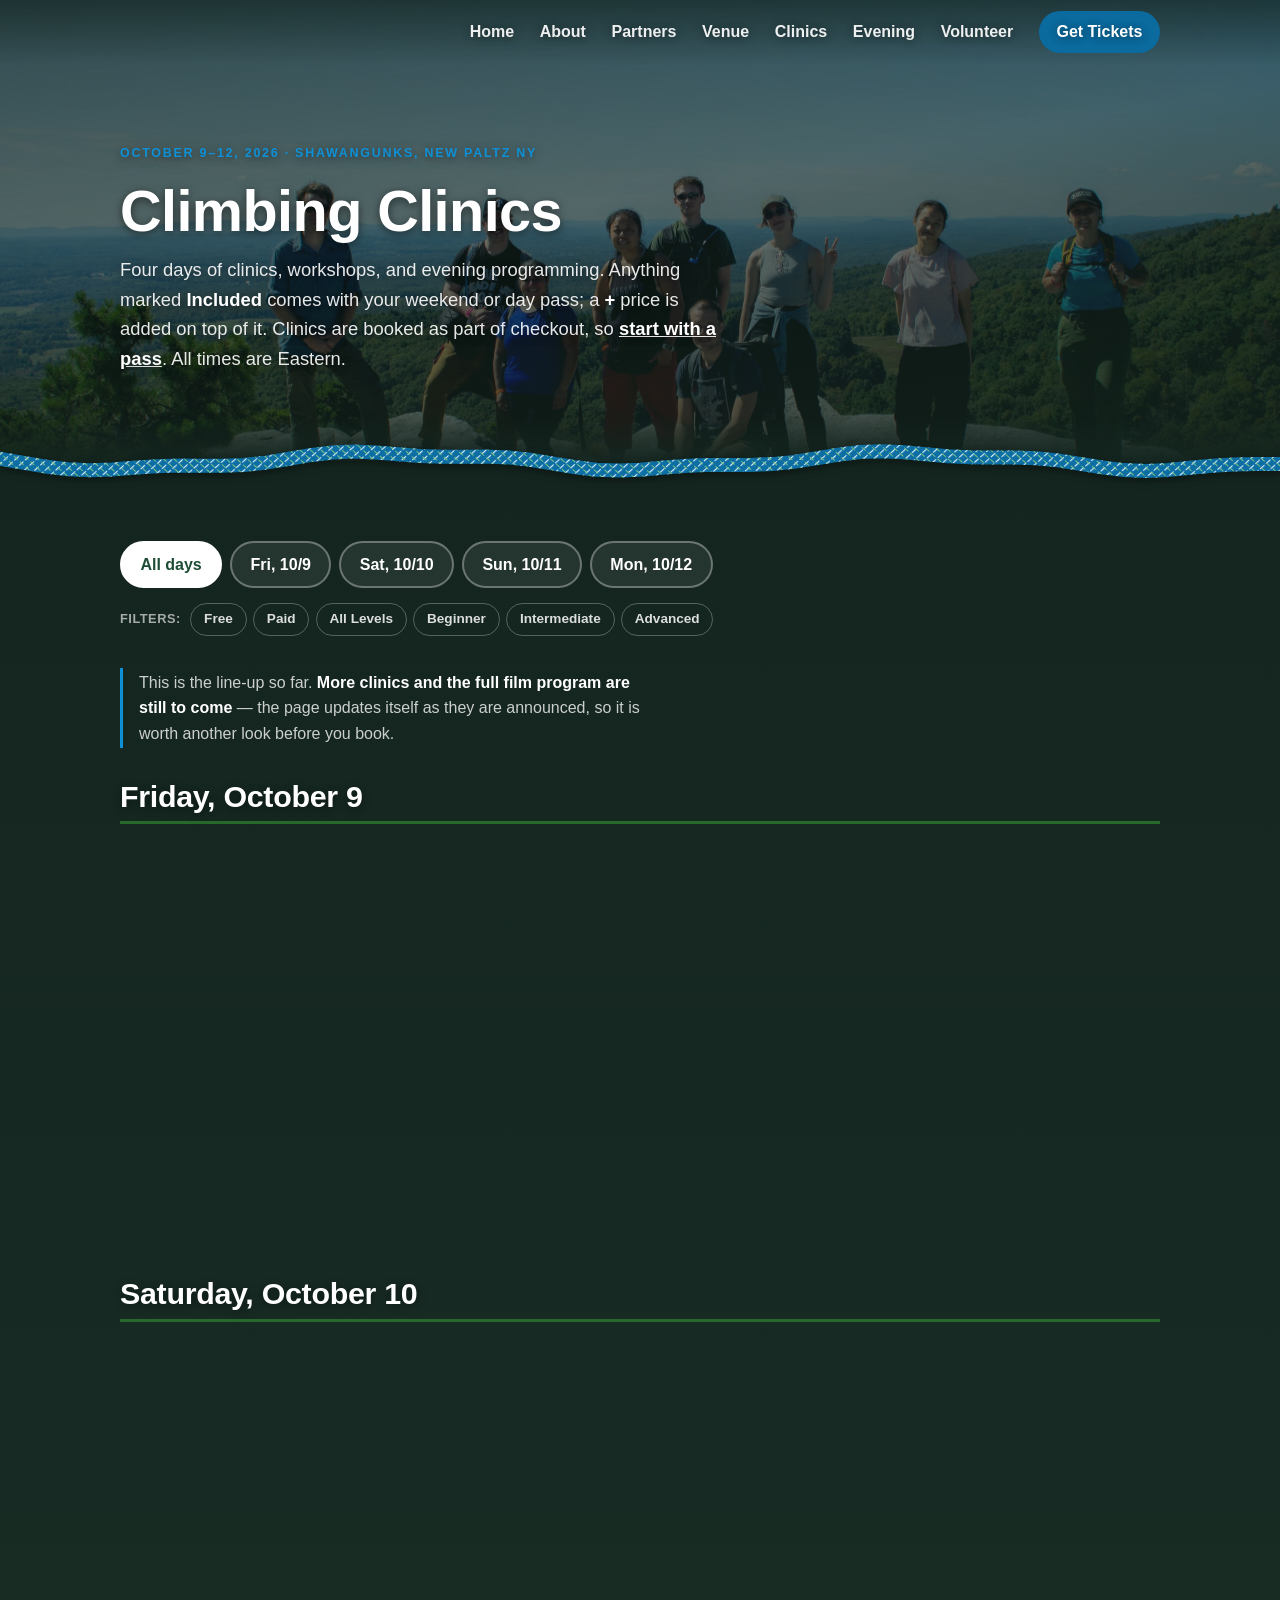
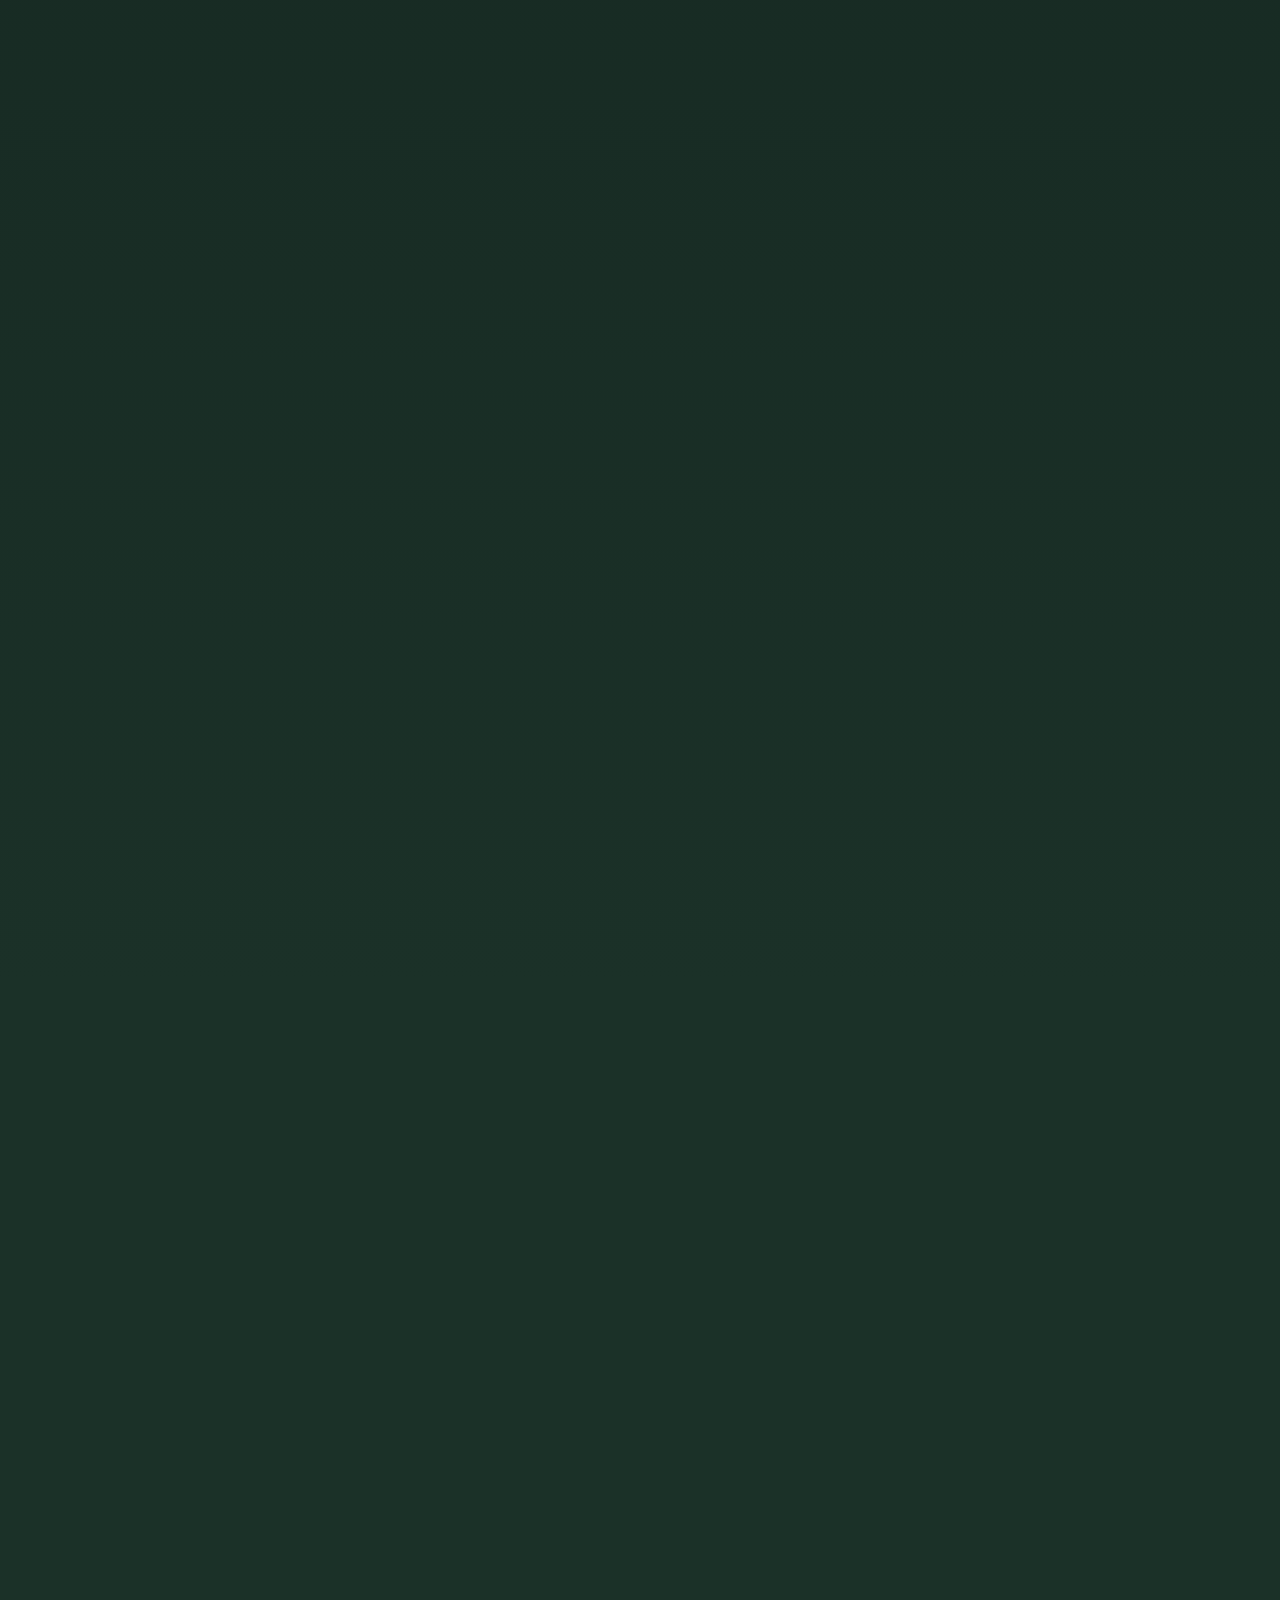
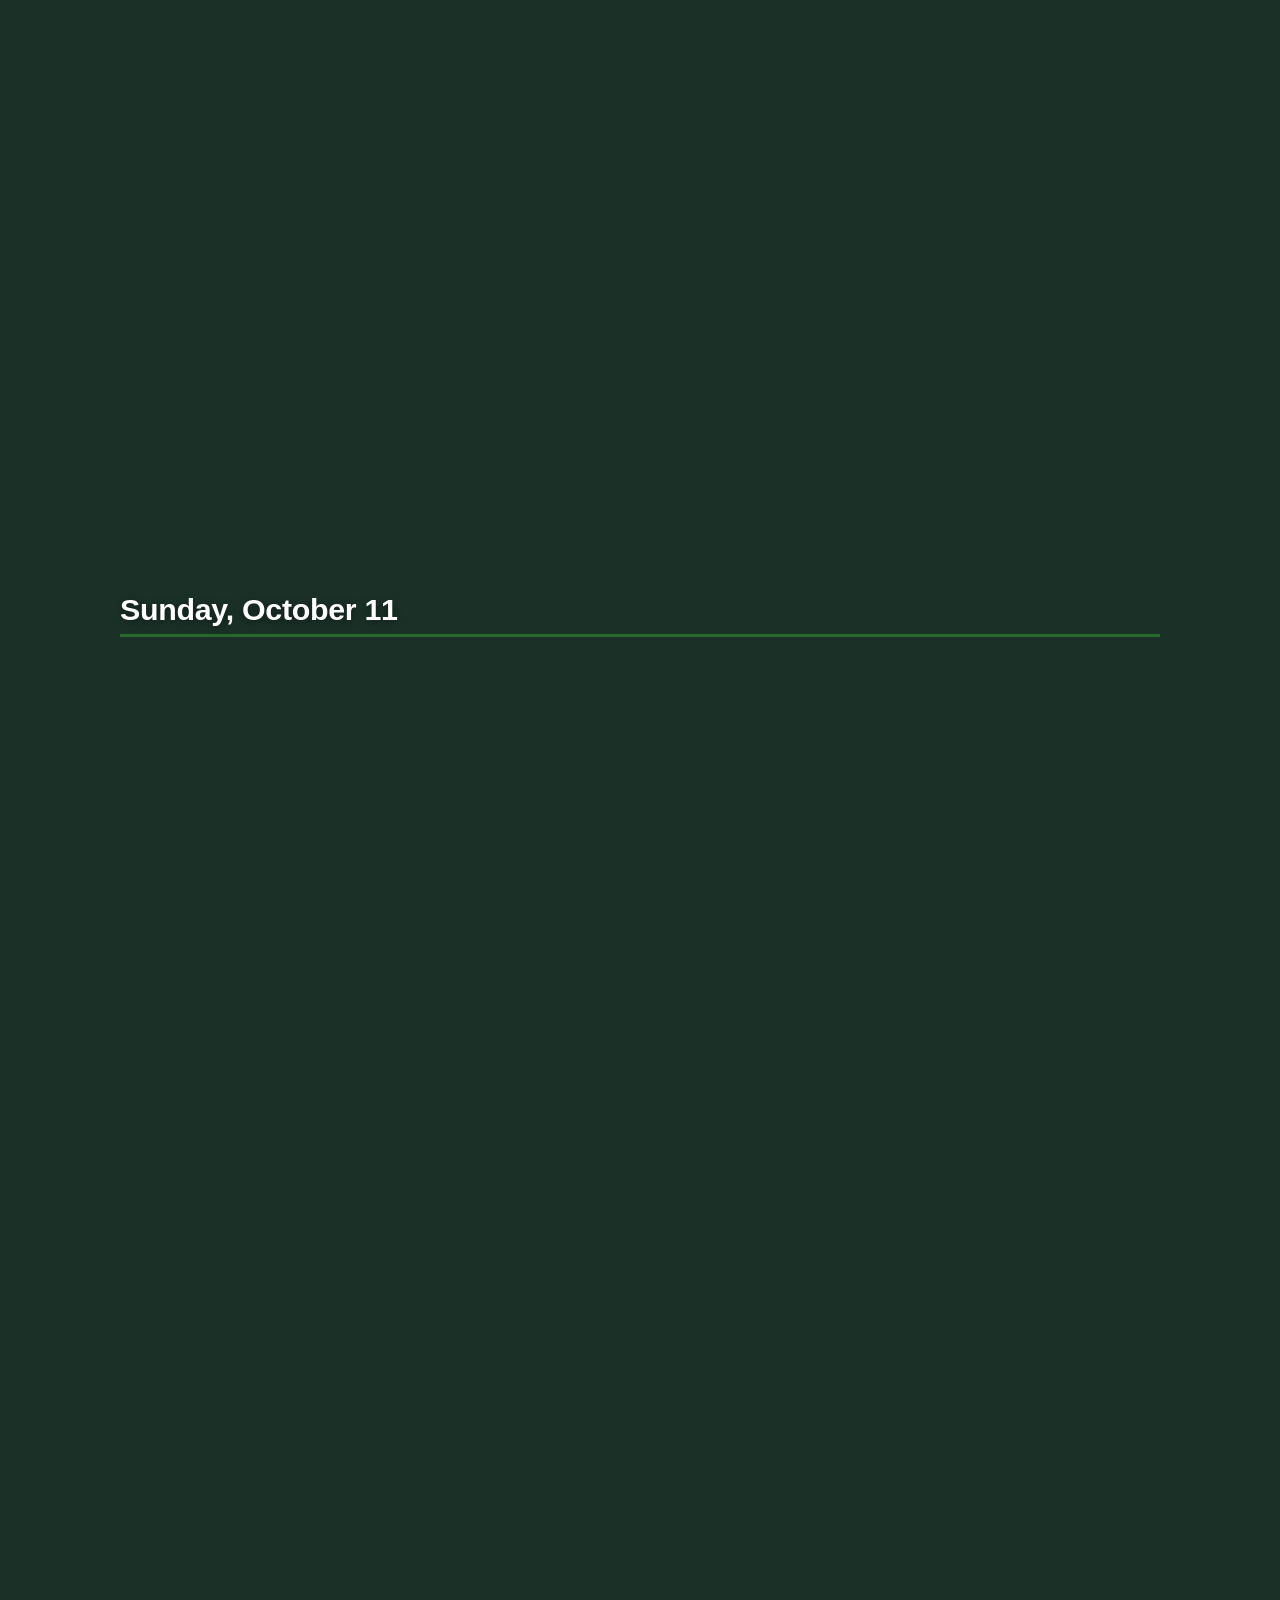
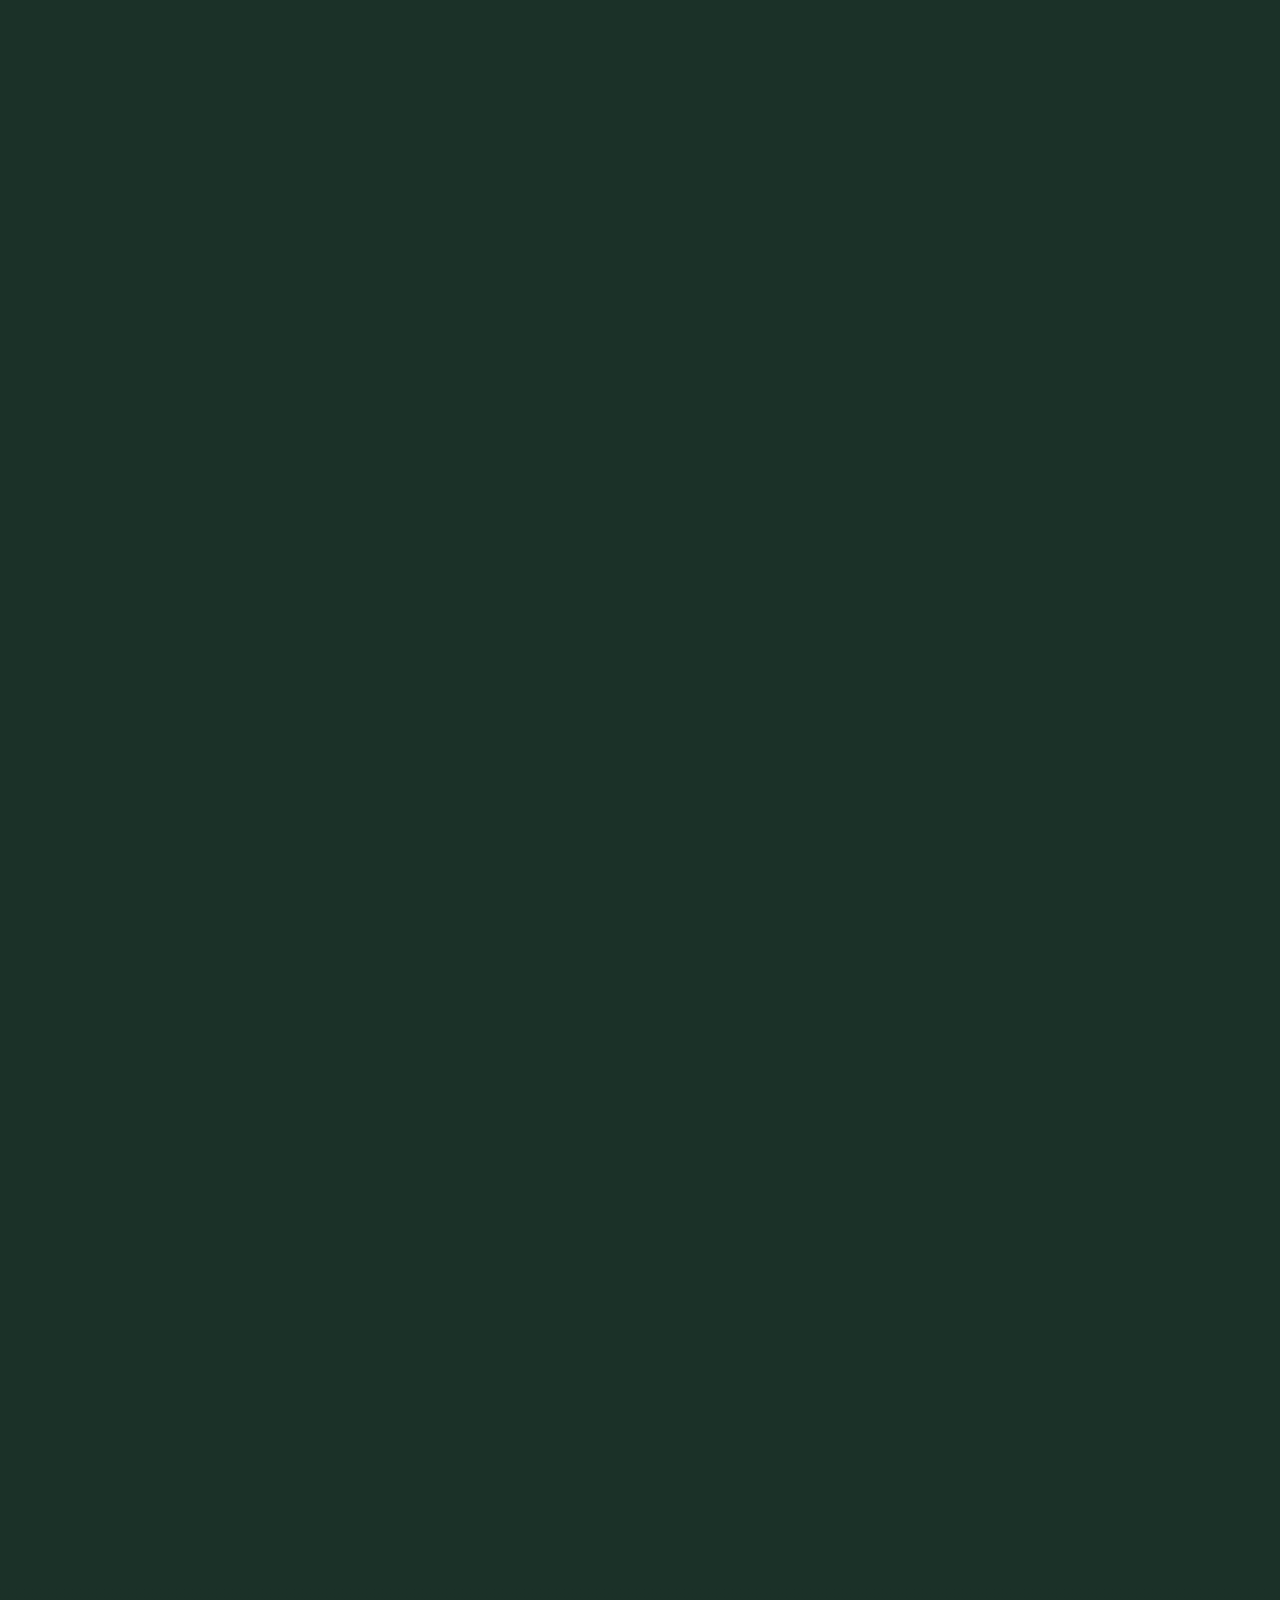
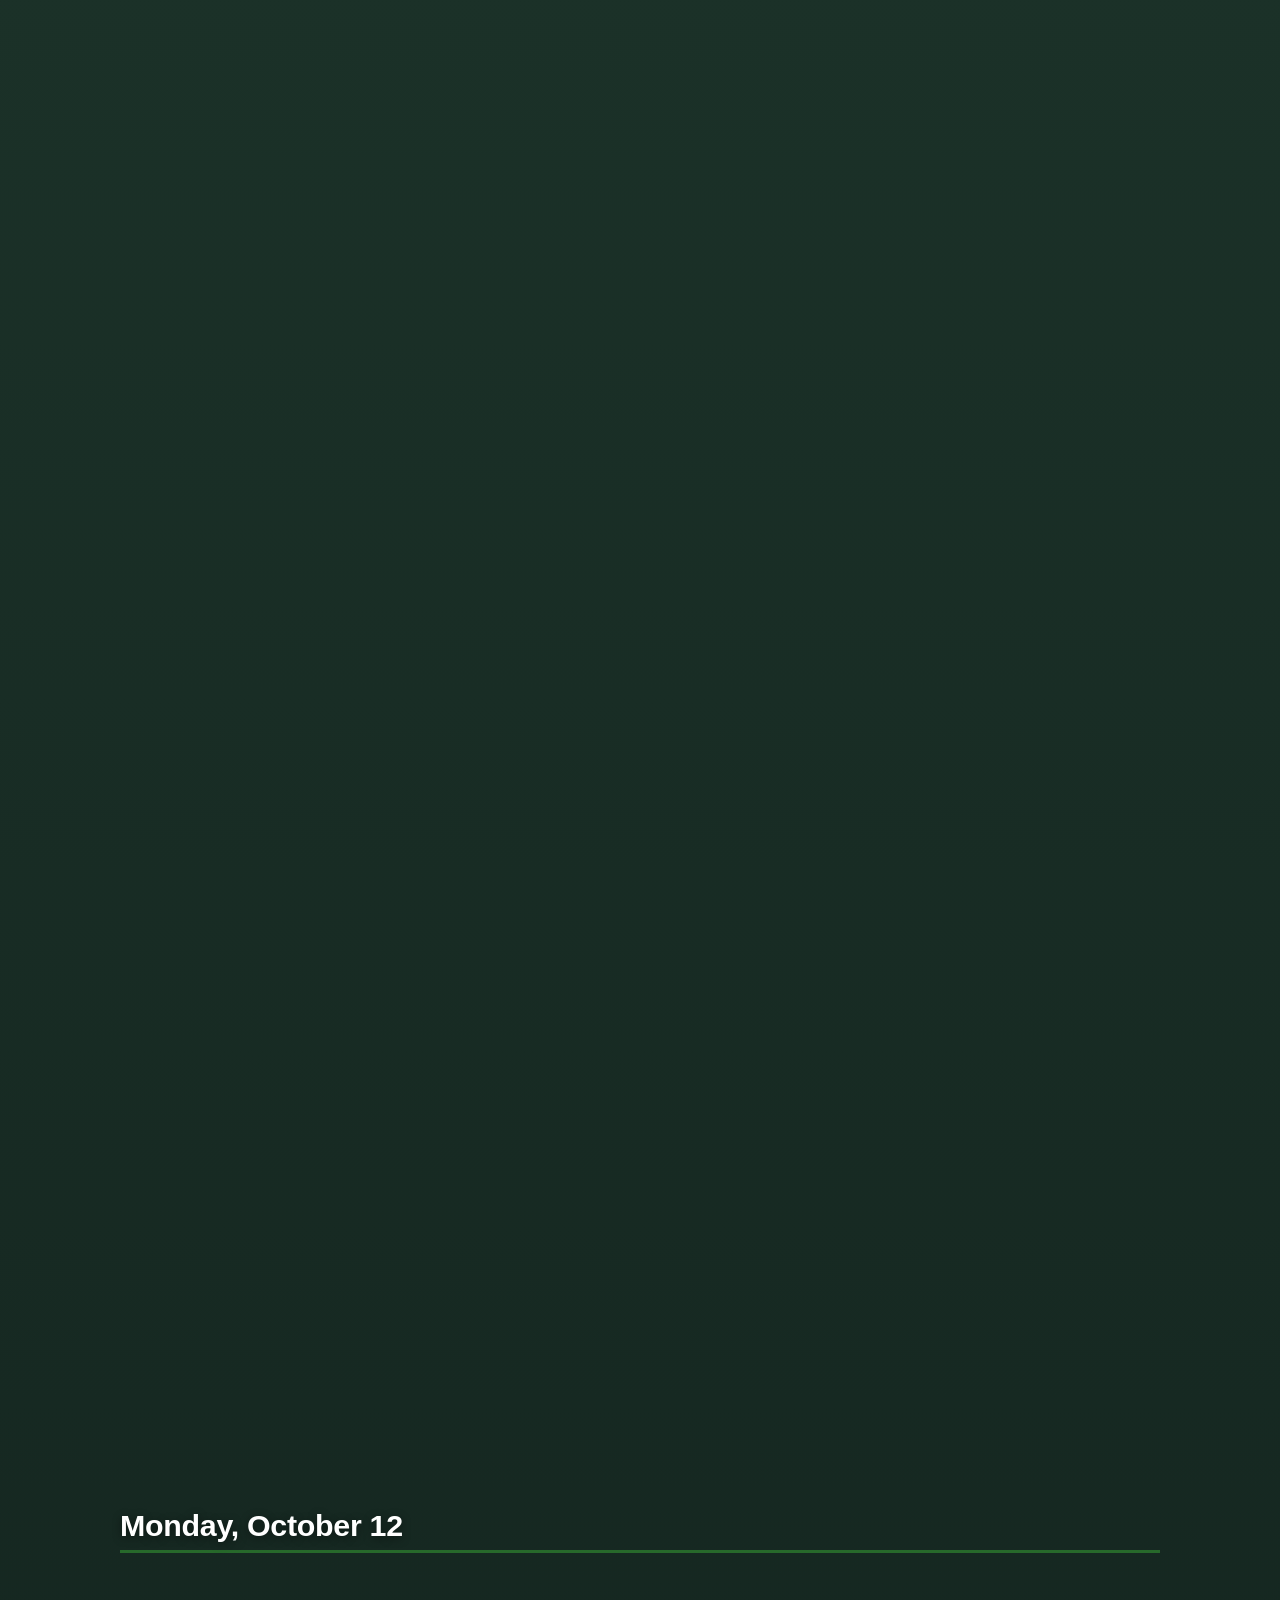
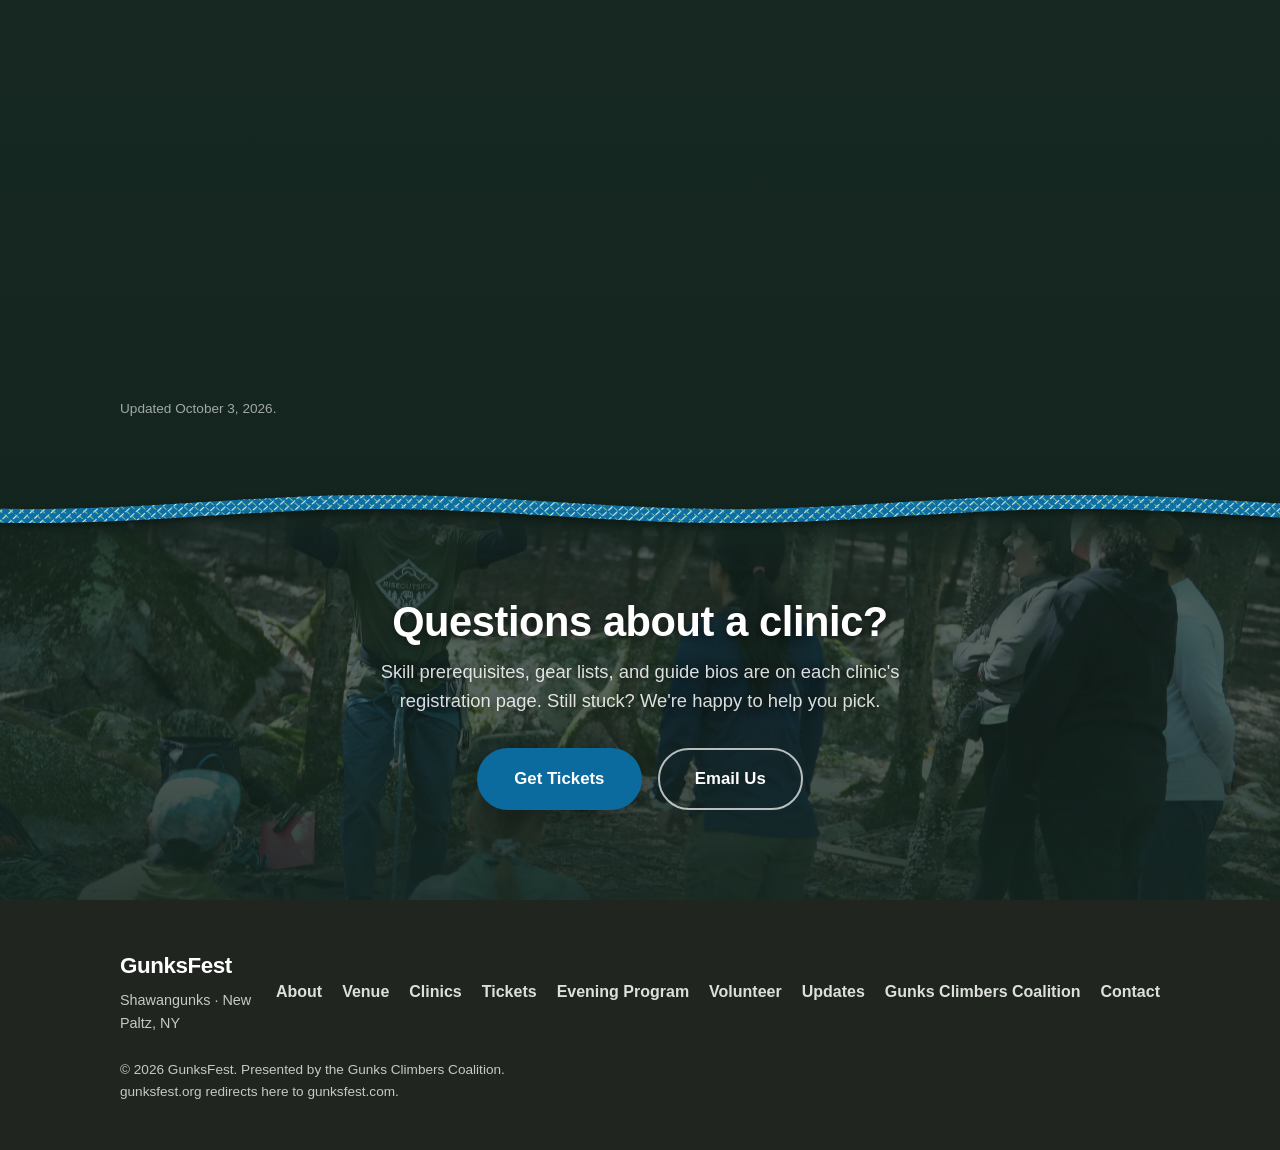
<file: schedule.html>
<!DOCTYPE html>
<!--
  The clinics page lived here until it was renamed. This stub exists so the
  old URL keeps working: it was public and linked before the rename, and
  GitHub Pages has no server-side redirect to do the job properly.

  A meta refresh is the static-hosting substitute for a 301. It is weaker —
  the browser makes two requests and the back button needs handling — but it
  is what Pages allows. rel=canonical tells search engines which URL is the
  real one, and noindex keeps this stub itself out of results. The visible
  link is the fallback for anyone whose browser ignores the refresh.

  Safe to delete once nothing points at /schedule.html any more.
-->
<html lang="en">
<head>
  <meta charset="UTF-8" />
  <meta http-equiv="refresh" content="0; url=clinics.html" />
  <link rel="canonical" href="https://gunksfest.com/clinics.html" />
  <meta name="robots" content="noindex" />
  <title>Clinics — GunksFest V (2026)</title>
</head>
<body>
  <p>This page has moved to <a href="clinics.html">the clinics page</a>.</p>
</body>
</html>
</file>
<file: css/style.css>
/* ============================================================
   GunksFest 2026 — styles
   Edit the variables below to retheme the whole site at once.

   How this file is organised, and why it's worth reading top to bottom:
   there is no framework here, no build step, no generated CSS. Every rule
   below is one a browser reads directly, in order. That order matters —
   when two rules could apply, the browser picks by specificity first (how
   tightly the selector describes the element) and by source order only as
   the tiebreak. So the general rules come first (reset, typography,
   containers), then components, then the media queries that adjust them.

   Sections, in order:
     1. Design tokens (:root)      — the whole theme in ~20 values
     2. Reset-ish + base elements  — the small set of defaults worth changing
     3. Buttons, header, nav       — reusable components
     4. Hero, sections, dividers   — page furniture
     5. Parallax + reveal          — the JS-driven bits (all gated on html.js)
     6. Grids and cards            — the content blocks
     7. Footer, media queries      — responsive adjustments last
   ============================================================ */

/* :root is the <html> element, and it's where custom properties ("CSS
   variables") are declared so every rule beneath can read them. A custom
   property is any name starting with `--`; you read it back with var().
   Two things make this worth doing over hardcoding hex codes:
   they cascade like any other property (redefine one inside a section and
   everything under that section changes), and they're live at runtime — JS
   can set them, and the page repaints. Change --color-forest here and the
   headings, buttons and logo borders all move together. */
:root {
  /* Palette — sampled from the hero photo + GCC & Mohonk logos.
     Deep forest green (Mohonk/GCC) · sky blue (hero sky + Mohonk) ·
     emerald (GCC lizard) · warm cream ground. All text pairings pass WCAG AA.

     "Passes WCAG AA" means the contrast ratio between text and its background
     is at least 4.5:1 (3:1 for large text). It is the difference between a
     site most people can read and a site everybody can read, and it is worth
     checking with a contrast tool rather than by eye — dark grey on mid grey
     looks fine to a designer on a good monitor and vanishes on a phone in
     sunlight. */
  --color-forest:    #1d4d34;   /* deep pine green — from Mohonk logo */
  --color-forest-dk: #143526;
  --color-leaf:      #27692b;   /* GCC emerald — structural accents */
  --color-stone:     #6b6256;   /* cliff/rock neutral */
  --color-sand:      #f4efe6;   /* warm off-white background */
  --color-sand-dk:   #e8e0d2;
  --color-cream:     #ffffff;
  --color-accent-light: #0e90d6; /* light sky — legible accent text on the photo */
  --color-accent:    #0e90d6;   /* bright sky blue — highlights on dark */
  --color-accent-dk: #0b6a9e;   /* deep sky blue — buttons & links (AA on light) */
  --color-accent-darker: #08567d; /* button hover */
  --color-ink:       #20251f;   /* body text */
  --color-ink-soft:  #4a4f46;

  /* Typography */
  --font-display: "Helvetica Neue", Helvetica, Arial, sans-serif;
  --font-body: -apple-system, BlinkMacSystemFont, "Segoe UI", Roboto, Helvetica, Arial, sans-serif;

  /* Layout */
  --maxw: 1080px;
  --radius: 12px;
  --shadow: 0 8px 30px rgba(33, 53, 40, 0.12);
  /* clamp(MIN, PREFERRED, MAX) is the single most useful function in modern
     CSS layout. It says: use 7% of the viewport width, but never less than
     3rem and never more than 6rem. That one line replaces two media queries
     and scales smoothly at every width in between rather than jumping at
     breakpoints. Used here for section padding and, further down, for every
     heading size on the page. */
  --space: clamp(3rem, 7vw, 6rem);
}

/* ---------- Reset-ish ---------- */
/* The one browser default genuinely worth overriding on every project.
   By default an element's `width` measures its content only, so adding
   padding or a border makes the box wider than the number you wrote —
   width:300px + padding:20px renders 340px wide. `border-box` makes width
   mean the whole visible box, padding and border included, which is what
   everyone means when they say "300 wide". The *, *::before, *::after
   selector applies it to every element and every generated pseudo-element. */
*, *::before, *::after { box-sizing: border-box; }
/* Dark root background so the overscroll "rubber-band" at the top/bottom
   matches the dark header/footer instead of flashing white. */
html { scroll-behavior: smooth; background: #14251f; }
body {
  margin: 0;
  font-family: var(--font-body);
  color: var(--color-ink);
  background: #14251f;
  line-height: 1.6;
  -webkit-font-smoothing: antialiased;
}
/* Two defaults worth fixing for every image on the site: max-width keeps a
   large photo from overflowing its column on a narrow screen, and display:block
   removes the few pixels of gap browsers leave under an inline image (images
   are inline by default, so they sit on the text baseline with room for a
   descender underneath — the famous "mystery gap"). */
img { max-width: 100%; display: block; }
a { color: var(--color-accent-dk); }

/* line-height gets tighter as type gets bigger: 1.6 on body text (set on
   <body>) gives the eye room to find the next line, but the same ratio on a
   6rem headline leaves a canyon. Big type wants ~1.1, and slightly negative
   letter-spacing, because the gaps that look right at 16px look loose at 96px. */
h1, h2, h3 { font-family: var(--font-display); line-height: 1.1; letter-spacing: -0.01em; }

/* The centred-column idiom, and the only layout primitive this site needs.
   max-width caps the measure, `margin: 0 auto` centres it once the viewport is
   wider than that cap, and the padding keeps text off the screen edge on a
   phone. Note it's a separate element from the section: the section paints
   full-bleed backgrounds edge to edge, the container inside it holds the text
   to a readable width. Nesting them this way is what lets a photo run the full
   width of the screen while the copy on top of it stays in a column. */
.container { width: 100%; max-width: var(--maxw); margin: 0 auto; padding: 0 1.25rem; }
.container.narrow { max-width: 680px; }

/* An accessibility staple: the first thing in the DOM is a link straight to
   the content, parked off-screen so it costs sighted users nothing. Someone
   navigating by keyboard hits Tab once, the link takes focus, :focus pulls it
   on-screen, and Enter skips the whole nav. Note it is moved with `left`
   rather than `display: none` — a hidden element cannot receive focus at all,
   so the usual ways of hiding things would break the feature. */
.skip-link {
  position: absolute; left: -999px; top: 0;
  background: var(--color-ink); color: #fff; padding: 0.6rem 1rem; z-index: 200;
}
.skip-link:focus { left: 0; }

/* ---------- Buttons ---------- */
/* .btn carries everything shared (shape, weight, transition) and .btn-primary
   / .btn-ghost / .btn-lg only carry what differs. An element opts into both:
   class="btn btn-primary". That split is the whole idea behind component CSS —
   one place to change the shape of every button, one place per variant for the
   colour. The alternative, a complete rule per button type, means every future
   change has to be made three times and one of them gets missed. */
.btn {
  display: inline-block;
  padding: 0.8rem 1.6rem;
  /* The pill trick: any radius larger than half the element's height clamps to
     a perfect semicircle on each end, so one value works at every size without
     ever being recalculated. 999px is just "definitely bigger than half". */
  border-radius: 999px;
  font-weight: 700;
  text-decoration: none;
  /* transition names the properties that should animate rather than snap, and
     how long they take. Naming them explicitly (instead of `transition: all`)
     is deliberate: `all` will happily animate a property you never meant to,
     including expensive ones, and costs the browser work on every change.
     0.12s is around the shortest duration the eye still registers as movement —
     long enough to feel responsive, short enough to never feel slow. */
  transition: transform 0.12s ease, background-color 0.12s ease, color 0.12s ease;
  /* A transparent border reserves the space now so the .btn-ghost variant can
     colour it in without the button changing size and shoving its neighbours. */
  border: 2px solid transparent;
}
/* :active is the moment a button is held down. One pixel of travel is enough
   to read as a physical press — the smallest possible piece of feedback that
   tells someone the click registered. */
.btn:active { transform: translateY(1px); }
.btn-primary {
  background: var(--color-accent-dk); color: #fff;
  box-shadow: 0 6px 20px rgba(0,0,0,0.32); /* lifts the button off the photo */
}
.btn-primary:hover { background: var(--color-accent); box-shadow: 0 8px 24px rgba(0,0,0,0.38); }
.btn-ghost { background: transparent; color: #fff; border-color: rgba(255,255,255,0.7); }
.btn-ghost:hover { background: rgba(255,255,255,0.12); }
.btn-lg { padding: 1rem 2.2rem; font-size: 1.05rem; }
/* The other direction: a button small enough to repeat nine times down a list
   without shouting. Same .btn shape, less of it. */
.btn-small { padding: 0.5rem 1.2rem; font-size: 0.9rem; background: var(--color-accent-dk); color: #fff; }
.btn-small:hover { background: var(--color-accent); }

/* ---------- Header / Nav ---------- */
/* Transparent overlay on the hero (only ever visible near the very top).
   A soft top-down scrim keeps the brand/links legible; it fades onto the
   hero photo rather than showing a solid bar. Slides away on scroll.

   z-index only works on positioned elements (anything that isn't the default
   `position: static`), and the values across this file are deliberately spaced
   out rather than sequential, so there's room to slot something in later:
     200  skip link      — must beat everything, it's the escape hatch
     130  burger button
     129  menu panel     — just under its own button
     100  header
       6  rope dividers  — over the sections they straddle
       1  section scrims
       0  background photos
   Numbers only compete inside the same stacking context, which is the subtlety
   that trips people up: a child of an element with z-index 1 can never paint
   above a sibling of that element with z-index 2, no matter how large its own
   number is. `isolation: isolate` further down deliberately creates one of
   these contexts to keep a section's layers from escaping it. */
.site-header {
  /* fixed = positioned against the viewport, so it stays put while the page
     scrolls underneath (absolute would scroll away with the document). Setting
     left and right instead of width:100% lets the box size itself. */
  position: fixed; top: 0; left: 0; right: 0; z-index: 100;
  background: linear-gradient(to bottom, rgba(16, 32, 26, 0.55), rgba(16, 32, 26, 0));
  transition: transform 0.32s ease, opacity 0.32s ease;
}
/* State lives in one class on <body>, set by js/main.js, and CSS decides what
   that state looks like. This is the pattern worth internalising: JavaScript
   toggles a class, CSS owns every visual consequence. The alternative — JS
   writing .style.transform directly — scatters the design across two languages
   and loses you transitions, media queries and the cascade.
   translateY(-100%) means "up by exactly my own height", whatever that is.
   pointer-events: none stops the invisible bar from swallowing clicks. */
body.scrolled .site-header { transform: translateY(-100%); opacity: 0; pointer-events: none; }

/* Flexbox in one line: lay children out in a row, centre them on the cross
   (vertical) axis, and push them to the end of the main (horizontal) one.
   align-items handles vertical centring of items of different heights — the
   thing that took hacks and table layouts for the first fifteen years of CSS. */
.nav-bar { display: flex; align-items: center; justify-content: flex-end; min-height: 64px; }
.brand { display: flex; align-items: baseline; gap: 0.4rem; text-decoration: none; color: #fff;
  text-shadow: 0 1px 8px rgba(0, 0, 0, 0.45); }
.brand-mark { font-family: var(--font-display); font-weight: 800; font-size: 1.4rem; letter-spacing: -0.02em; }
.brand-year { color: #fff; font-weight: 800; font-size: 1.4rem; }

/* flex-wrap is the backstop, not the plan: the gap shrinks with the viewport
   first, and only if the links still don't fit do they drop to a second row.
   Without both, a nav that grows by one link some day silently pushes a
   horizontal scrollbar onto every tablet — the kind of breakage nobody sees
   because nobody browses their own site at 780px. */
.nav-desktop { display: flex; flex-wrap: wrap; justify-content: flex-end;
  gap: clamp(0.85rem, 2vw, 1.6rem); align-items: center; row-gap: 0.5rem; }
.nav-desktop a { text-decoration: none; color: rgba(255, 255, 255, 0.92); font-weight: 600;
  text-shadow: 0 1px 8px rgba(0, 0, 0, 0.45); }
.nav-desktop a:hover { color: var(--color-accent-light); }
.nav-cta { background: var(--color-accent-dk); color: #fff !important; padding: 0.5rem 1.1rem; border-radius: 999px; }
.nav-cta:hover { background: var(--color-accent) !important; }

/* Floating burger button (top-right). Hidden by default on desktop-at-top. */
.menu-fab {
  position: fixed; top: 14px; right: 14px; z-index: 130;
  display: none; align-items: center; justify-content: center; flex-direction: column;
  width: 48px; height: 48px; padding: 13px; gap: 0; cursor: pointer;
  background: rgba(20, 37, 31, 0.92); border: 1px solid rgba(255, 255, 255, 0.14);
  border-radius: 12px; box-shadow: 0 6px 18px rgba(0, 0, 0, 0.35);
  -webkit-backdrop-filter: blur(6px); backdrop-filter: blur(6px);
}
body.scrolled .menu-fab { display: flex; }        /* appears once scrolled */
.menu-fab-bar { display: block; width: 22px; height: 2px; background: #fff; margin: 3px 0; transition: 0.25s; }
/* The burger→X animation, and a small lesson in styling from ARIA state.
   The selector reads the aria-expanded attribute the JS already has to set for
   screen readers, instead of a second CSS-only class like .is-open. One source
   of truth: if the attribute is wrong the animation is visibly wrong too, so
   the accessible state can't silently drift out of sync with the visual one.
   Any attribute can be selected this way — [attr], [attr="value"], [attr^="x"]
   for starts-with, [attr*="x"] for contains. */
.menu-fab[aria-expanded="true"] .menu-fab-bar:nth-child(1) { transform: translateY(8px) rotate(45deg); }
.menu-fab[aria-expanded="true"] .menu-fab-bar:nth-child(2) { opacity: 0; }
.menu-fab[aria-expanded="true"] .menu-fab-bar:nth-child(3) { transform: translateY(-8px) rotate(-45deg); }

/* Dropdown menu panel opened by the burger (top-right, doesn't overlap content). */
.menu-panel {
  position: fixed; top: 70px; right: 14px; z-index: 129;
  display: flex; flex-direction: column; min-width: 190px;
  padding: 0.5rem; gap: 0.15rem;
  background: rgba(20, 37, 31, 0.97); border: 1px solid rgba(255, 255, 255, 0.12);
  border-radius: 14px; box-shadow: 0 14px 34px rgba(0, 0, 0, 0.45);
  -webkit-backdrop-filter: blur(10px); backdrop-filter: blur(10px);
  /* Hidden by being transparent and click-through rather than display:none,
     because display cannot be transitioned — it flips instantly, and the panel
     would appear with no animation. opacity and transform both can, so the
     panel fades and grows into place. transform-origin: top right makes it
     scale out of the corner the burger sits in, so it reads as coming from the
     button rather than from nowhere. */
  opacity: 0; transform: translateY(-8px) scale(0.98); transform-origin: top right;
  pointer-events: none; transition: opacity 0.2s ease, transform 0.2s ease;
}
.menu-panel.open { opacity: 1; transform: translateY(0) scale(1); pointer-events: auto; }
.menu-panel a { text-decoration: none; color: #fff; font-weight: 600; padding: 0.7rem 0.9rem; border-radius: 9px; }
/* Brand title at the top of the menu */
.menu-brand {
  font-family: var(--font-display); font-weight: 800; letter-spacing: -0.02em; color: #fff;
  padding: 0.4rem 0.9rem 0.7rem; margin-bottom: 0.25rem;
  border-bottom: 1px solid rgba(255, 255, 255, 0.12);
}
.menu-brand .brand-mark { font-size: 1.2rem; }
.menu-brand .brand-year { font-size: 1.2rem; color: #fff; }
.menu-panel a:hover { background: rgba(255, 255, 255, 0.08); color: var(--color-accent-light); }
.menu-panel .menu-cta { background: var(--color-accent-dk); text-align: center; margin-top: 0.2rem; }
.menu-panel .menu-cta:hover { background: var(--color-accent); color: #fff; }

/* ---------- Hero ---------- */
.hero {
  position: relative;
  color: #fff;
  text-align: center;
  background-color: #2f4a3c; /* fallback while the image loads / if missing */
  /* Extra top padding clears the fixed, overlaid header (~64px). */
  padding: clamp(6rem, 13vw, 9.5rem) 0 clamp(4.5rem, 12vw, 8.5rem);
  overflow: hidden;
}
/* Gunks cliff photo with a dark gradient on top for text legibility, on its
   own layer so it can parallax. To change the photo, replace assets/img/hero.jpg.

   Two techniques stacked here. First, `background` takes a comma-separated
   list of layers, painted FIRST-TO-LAST as top-to-bottom — the gradient is
   listed first because it sits on top of the photo. That saves an extra
   element whose only job would be to hold a tint.

   Second, white text on a photograph is never reliably readable — a cloud or
   a pale rock face will eat it. Darkening the photo under the text is the fix,
   and it's why nearly every hero image on the web is quietly tinted. The
   angled gradient (160deg) keeps the middle of the photo lighter so it still
   reads as a photo, and goes darkest at the bottom where the buttons land.

   The `center 30% / cover` shorthand is background-position / background-size:
   cover fills the box, cropping whatever doesn't fit, and the 30% biases the
   crop upward so heads aren't cut off. background-color underneath is the
   fallback: if the photo is missing or still loading, the section is brand
   green rather than a white hole. */
.hero-bg {
  position: absolute; left: 0; right: 0; top: 0; bottom: 0; z-index: 0;
  background:
    linear-gradient(160deg, rgba(33,53,40,0.55) 0%, rgba(33,53,40,0.45) 45%, rgba(33,53,40,0.78) 100%),
    url('../assets/img/hero.jpg') center 30% / cover no-repeat;
  background-color: #2f4a3c;
}
.hero-overlay {
  position: absolute; inset: 0;
  background: radial-gradient(ellipse at top, rgba(14,144,214,0.18), transparent 60%);
  pointer-events: none;
}
/* Soft dark shadow keeps all hero text legible over the busy photo. */
.hero-inner { position: relative; text-shadow: 0 2px 12px rgba(0,0,0,0.55); }
.eyebrow {
  text-transform: uppercase; letter-spacing: 0.14em; font-size: 0.78rem;
  font-weight: 700; color: rgba(255,255,255,0.9); margin: 0 0 1rem;
}
/* The hero title stays real HTML text — never an image, never SVG <text>.
   It is the page's Largest Contentful Paint element and its main keyword, so
   an image-of-text would cost load speed, selectability, translation, screen
   reader support and crispness at every DPI, all to gain nothing CSS cannot
   do. Scale and tight tracking are what create the impact; the "wow" lives in
   the layers behind it (the parallaxed cliff photo and its scrim), not in the
   letterforms.

   Sizing is measured rather than picked: 12vw/6.75rem keeps the title on one
   line down to 1024px, which is exactly where the previous 11vw/6rem broke
   too, so it buys 12.5% more size at no cost to the layout. 13vw/7.5rem
   looked better still but wrapped at 1024px, and a two-line title at common
   laptop widths is a worse trade than a slightly smaller one. */
.hero h1 {
  font-size: clamp(3rem, 12vw, 6.75rem);
  font-weight: 800;
  margin: 0;
  /* Big type wants tighter everything: the tracking and leading that read as
     comfortable at 16px read as loose and timid at 108px. */
  letter-spacing: -0.035em;
  line-height: 0.9;
}
/* ^ 3rem on a phone, 6rem on a desktop, fluid in between — the responsive
   headline in one declaration. Note the min is a rem (a fixed multiple of the
   user's font size) while the middle term is vw: mixing units this way is what
   keeps the type from collapsing on a narrow screen while still filling a wide
   one. Never use vw alone for type — it can't be zoomed, which fails anyone
   who needs larger text. */
/* Numeral stays white — the blue lost too much contrast against the cliff photo. */
.hero-year { color: #fff; }
/* Year sits inline with the wordmark at full size; the whole lockup wraps
   as one line of text when the viewport is too narrow for it. */
.hero-edition { color: #fff; }
/* 38ch — the `ch` unit is the width of a "0" in the current font, so a
   max-width in ch is a limit on characters per line rather than on pixels.
   Typography research puts comfortable reading at roughly 45–75 characters;
   much wider and the eye loses its place tracking back to the next line. That
   is the real reason text columns on the web are narrower than their screens,
   and why .lead below is capped at 60ch. */
.hero-tagline { font-size: clamp(1.1rem, 2.6vw, 1.5rem); max-width: 38ch; margin: 1rem auto 0; color: rgba(255,255,255,0.92); }
.hero-date {
  display: inline-flex; align-items: center; gap: 0.5rem;
  margin: 1.6rem auto 2rem; padding: 0.5rem 1.1rem;
  background: rgba(0,0,0,0.22); border-radius: 999px; font-weight: 600;
}
.hero-actions { display: flex; gap: 1rem; justify-content: center; flex-wrap: wrap; }

/* ---------- Sections ---------- */
.section { padding: var(--space) 0; }
.section-alt { background: var(--color-sand-dk); }
.section h2 { font-size: clamp(1.8rem, 4vw, 2.6rem); color: var(--color-forest); margin: 0 0 0.75rem; }
.lead { font-size: 1.15rem; color: var(--color-ink-soft); max-width: 60ch; margin: 0 0 2rem; }

/* ---------- Photo slideshow section (#about) ---------- */
/* The three-layer section, which is the structural pattern this whole site is
   built on. Every photo section stacks the same way:
     z-index 0  the photo(s)      — position:absolute, filling the section
     z-index 1  a dark scrim      — so text on top stays readable
     z-index 2  .container        — the actual content
   `position: relative` on the parent is what the absolutely-positioned
   children measure themselves against; without it they'd escape to the nearest
   positioned ancestor, or the page itself. That parent/child pairing —
   relative outside, absolute inside — is the most common positioning idiom in
   CSS and worth recognising on sight.
   `overflow: hidden` crops the parallax bleed, and `isolation: isolate` forces
   this section into its own stacking context so its layers can never interleave
   with another section's. */
.section-photo { position: relative; overflow: hidden; isolation: isolate; }
/* `inset: 0` is shorthand for top/right/bottom/left all 0 — with
   position:absolute that means "fill the positioned parent exactly". */
.slideshow { position: absolute; inset: 0; z-index: 0; background: var(--color-forest-dk); }
/* All twelve slides are stacked in the same place at opacity 0; JS adds
   .is-active to exactly one, and the 1.4s transition crossfades between them.
   No JS animation loop, no library — the browser interpolates opacity on the
   compositor, which is why this stays smooth on a phone.
   object-fit: cover does for an <img> what background-size: cover does for a
   background: fill the box and crop the overflow, instead of squashing the
   photo to fit. object-position would move the crop. */
.slide {
  position: absolute; inset: 0; width: 100%; height: 100%;
  object-fit: cover; opacity: 0; transition: opacity 1.4s ease-in-out;
  /* A hint that this property is about to animate, so the browser can promote
     the element to its own layer in advance. Use it sparingly and only on
     things that really do animate — every hinted layer costs memory. */
  will-change: opacity;
}
.slide.is-active { opacity: 1; }
/* Static single-photo background (Partners, Venue) with a solid brand fallback. */
.section-bg {
  position: absolute; inset: 0; z-index: 0;
  background-color: var(--color-forest-dk);
  background-size: cover; background-position: center;
}
/* Dark scrim keeps the text and white cards legible over any photo. */
.slideshow-scrim {
  position: absolute; inset: 0; z-index: 1;
  background: linear-gradient(160deg, rgba(20,37,31,0.86) 0%, rgba(20,37,31,0.72) 45%, rgba(20,37,31,0.88) 100%);
}
.section-photo .container { position: relative; z-index: 2; }
.section-photo h2 { color: #fff; text-shadow: 0 2px 10px rgba(0,0,0,0.5); }
.section-photo .lead { color: rgba(255,255,255,0.92); text-shadow: 0 1px 8px rgba(0,0,0,0.5); }
.section-photo .lead strong { color: #fff; }
/* The default link blue is far too dark against the scrim — match .cta-note. */
.section-photo .lead a { color: #fff; font-weight: 600; }
/* prefers-reduced-motion is a real setting on every OS, and honouring it is
   not optional politeness: large moving areas trigger nausea and migraines for
   people with vestibular disorders. The rule is simple — if the motion is
   decoration, turn it off; if it carries meaning, slow it down and keep it.
   There's a blanket version of this at the very bottom of the file. */
@media (prefers-reduced-motion: reduce) { .slide { transition: none; } }

/* ---------- Climbing-rope section divider ---------- */
/* A slack rope draped across each seam. Zero-height wrapper so the sections
   stay flush; the SVG is absolutely centred on the seam and only the rope
   (drawn as two stroked paths) is visible over the adjacent photos. */
.rope-divider {
  position: relative; z-index: 6; height: 0;
  pointer-events: none;
}
/* Feathered band centred on the seam. Sits under the rope (source order),
   fading to nothing top and bottom so neither section shows an edge.

   ::before and ::after generate a child element out of nothing — no markup
   needed — and they're the standard way to add purely decorative shapes.
   `content: ""` is mandatory: without that declaration the pseudo-element is
   not generated at all, however many other properties you set. Look for the
   same technique on .pass-list li::before (a tick drawn from two rotated
   borders) and .video-btn::after (a triangle drawn from a border). */
.rope-divider::before {
  content: ""; position: absolute; left: 0; right: 0; bottom: -46px;
  height: 92px; pointer-events: none;
  background: linear-gradient(to bottom,
    rgba(20, 37, 31, 0) 0%,
    rgba(20, 37, 31, 0.55) 26%,
    rgba(20, 37, 31, 0.88) 46%,
    rgba(20, 37, 31, 0.88) 54%,
    rgba(20, 37, 31, 0.55) 74%,
    rgba(20, 37, 31, 0) 100%);
}
.rope-divider .rope {
  position: absolute; left: 0; right: 0; bottom: -45px;
  width: 100%; height: 90px;                 /* extra room for the load "whip" */
  filter: drop-shadow(0 3px 4px rgba(0, 0, 0, 0.40));
}
/* Rope = a solid blue body with two crossing dashed-fleck patterns on top,
   modelled on a kernmantle climbing rope. */
.rope-body  { fill: none; stroke: #0d6ea4; stroke-width: 14; stroke-linecap: round; }
.rope-fleck { stroke-width: 14; stroke-linecap: round; }

/* ---------- Parallax backgrounds (JS-driven) ---------- */
/* Layers get vertical bleed so the photo can lag behind the scroll without
   ever exposing a section edge. Transforms are set from js/main.js. */
html.js .hero-bg,
html.js .section-photo .slideshow,
html.js .section-photo .section-bg {
  top: -90px; bottom: -90px;
  will-change: transform;
}
html.js .hero-inner { will-change: transform, opacity; }

/* ---------- Reveal cards on scroll (only when JS is on) ---------- */
/* Every rule that hides something for JS to reveal is scoped to `html.js`, a
   class added by a one-line inline script in the <head> of each page. This is
   progressive enhancement, and the ordering is the whole point: the class is
   set before the browser paints, so there's no flash of un-hidden content, and
   if the script never runs — JS disabled, a parse error, a bad network — the
   class is absent, these rules never match, and the cards are simply visible.
   The failure mode is "no animation", not "no content". Build the working page
   first, then let JS improve it; never let the improvement be load-bearing. */
html.js .feature, html.js .logo-card, html.js .venue-card, html.js .pass-card {
  opacity: 0; transform: translateY(18px);
  transition: opacity 0.6s ease, transform 0.6s ease;
}
html.js .feature.is-visible, html.js .logo-card.is-visible, html.js .venue-card.is-visible,
html.js .pass-card.is-visible {
  opacity: 1; transform: none;
}
/* Gentle stagger within each group. :nth-child(n) matches by position among
   siblings, so the second card waits 0.09s, the third 0.18s, and the row
   arrives as a cascade rather than a block. The delays are small on purpose —
   a stagger you consciously notice is a stagger that's too slow. */
html.js .feature:nth-child(2), html.js .logo-card:nth-child(2), html.js .venue-card:nth-child(2) { transition-delay: 0.09s; }
html.js .feature:nth-child(3), html.js .logo-card:nth-child(3) { transition-delay: 0.18s; }
html.js .feature:nth-child(4), html.js .logo-card:nth-child(4) { transition-delay: 0.27s; }
@media (prefers-reduced-motion: reduce) {
  html.js .feature, html.js .logo-card, html.js .venue-card, html.js .pass-card { opacity: 1; transform: none; transition: none; }
}

/* Feature grid */
/* The responsive grid with no media queries, and probably the single most
   useful line of CSS Grid to memorise. Read it inside out:
     minmax(220px, 1fr)  every column is at least 220px, and shares the leftover
                         space equally (1fr = one fraction of what's free)
     repeat(auto-fit, …) fit as many such columns as the container allows
   So four cards sit in a row on a desktop, two on a tablet and one on a phone,
   and no breakpoint anywhere decides that — the container width does. Add a
   fifth card to the HTML and it slots in without a CSS change. `gap` spaces
   them without margins, so there's no stray margin on the outer edges to
   cancel out. (auto-fill is the near-identical sibling: it keeps empty column
   tracks rather than stretching the real ones to fill the row.) */
.feature-grid { display: grid; grid-template-columns: repeat(auto-fit, minmax(220px, 1fr)); gap: 1.25rem; }
.feature {
  background: var(--color-cream); border-radius: var(--radius); padding: 1.5rem;
  box-shadow: var(--shadow); border-top: 4px solid var(--color-leaf);
}
.feature h3 { margin: 0 0 0.4rem; color: var(--color-forest); font-size: 1.2rem; }
.feature p { margin: 0; color: var(--color-ink-soft); }

/* Partner logos. Flex rather than grid here because the cards should be able
   to grow to fill an incomplete last row — grid would hold the column widths. */
.logo-row { display: flex; flex-wrap: wrap; gap: 1.25rem; }
.logo-card {
  /* flex: grow shrink basis. Start every card at 240px, let it grow into spare
     space and shrink when crowded — with flex-wrap above, that's a row that
     reflows to two or three across on its own. */
  flex: 1 1 240px; min-height: 140px;
  display: flex; align-items: center; justify-content: center; text-align: center;
  background: var(--color-cream); border: 1px solid var(--color-sand-dk);
  border-radius: var(--radius); padding: 1.75rem; text-decoration: none;
  box-shadow: var(--shadow);
  transition: box-shadow 0.15s, transform 0.15s;
}
.logo-card img { max-height: 96px; width: auto; }

/* "You?" — invite-a-sponsor card sitting alongside the partner logos */
.sponsor-card { flex-direction: column; gap: 0.4rem; border: 2px dashed var(--color-leaf); }
.sponsor-card:hover { border-color: var(--color-accent); }
.sponsor-you {
  font-family: var(--font-display); font-weight: 800; line-height: 1;
  font-size: 2.8rem; color: var(--color-leaf);
}
.sponsor-sub { color: var(--color-ink-soft); font-weight: 700; font-size: 0.95rem; max-width: 22ch; }
.sponsor-link { color: var(--color-accent-dk); text-decoration: underline; }
.sponsor-card:hover .sponsor-link { color: var(--color-accent); }
.logo-card:hover { transform: translateY(-2px); box-shadow: 0 12px 36px rgba(33,53,40,0.18); }

/* Venue cards */
.venue-grid { display: grid; grid-template-columns: repeat(auto-fit, minmax(260px, 1fr)); gap: 1.5rem; }
/* White cards, matching the About feature cards and Partner logo cards. */
.venue-card {
  background: var(--color-cream); color: var(--color-ink); border-radius: var(--radius);
  padding: 2rem; box-shadow: var(--shadow); border-top: 4px solid var(--color-leaf);
}
.venue-card h3 { margin: 0 0 0.4rem; font-size: 1.5rem; color: var(--color-forest); }
.venue-photo {
  width: 100%; height: 165px; object-fit: cover;
  border-radius: 8px; margin: 0 0 1rem;
}
.venue-role {
  display: inline-block; margin: 0 0 0.9rem; font-size: 0.72rem; font-weight: 700;
  text-transform: uppercase; letter-spacing: 0.12em; color: var(--color-accent-dk);
  background: rgba(14, 144, 214, 0.12); padding: 0.25rem 0.7rem; border-radius: 999px;
}
.venue-card p:last-child { margin: 0; color: var(--color-ink-soft); }

/* ---------- Stay & Play (light section) ---------- */
/* Two columns: the headline pass on the left, every other way in on the right.
   The table is close enough in height to the card that neither column trails a
   screen of empty photo behind the other, which is what put the ticket list
   here rather than in a band of its own below. */
/* minmax(0, 1fr) rather than a bare 1fr, on both the one- and the two-column
   form. A grid track's automatic minimum is the widest thing in it that cannot
   be broken up, and the ticket table's is wide: three group columns that each
   have to hold a Select button, plus the row labels. A plain 1fr never shrinks
   below that, so on a phone the track — and the pass card sharing it — came out
   around 367px whatever the viewport was, and .section-photo's `overflow:
   hidden` then quietly cropped whatever stuck out past the right gutter. That
   is what made the cards look off-centre: a full gutter down the left, none
   down the right, and the last table column cut in half. minmax(0, …) drops the
   floor to zero, which lets both columns be as wide as the container and no
   wider, and hands the table the job of fitting itself (below). */
.pass-layout { display: grid; gap: 1.5rem; grid-template-columns: minmax(0, 1fr); align-items: start; }
/* 880px, not the 820px this started at: the table's narrower column has to be
   at least as wide as the table's own minimum (367px with the headings and
   prices unbroken), and a 1.15 / 1 split of the container only reaches that
   from about 860px up. Below it the two columns were drawn as if they fitted
   and the last one was cropped, the same failure as on the phone. Splitting one
   column later costs a band of widths a side-by-side view; splitting it too
   early costs them a column of the table. */
@media (min-width: 880px) {
  .pass-layout { grid-template-columns: minmax(0, 1.15fr) minmax(0, 1fr); gap: 2rem; }
}

/* The price card — the one place on the page with a filled brand header. */
/* The padding is the phone value: on a 320px screen a 2rem inset each side
   spends nearly a quarter of the card on white space, and the list items — the
   longest lines on the page — break after three or four words. It goes back up
   at the width where there is room for it. */
.pass-card {
  background: var(--color-cream); border-radius: var(--radius); padding: 1.5rem 1.35rem;
  box-shadow: var(--shadow); border-top: 4px solid var(--color-accent-dk);
}
@media (min-width: 480px) {
  .pass-card { padding: 2rem; }
}
.pass-eyebrow {
  margin: 0; font-size: 0.72rem; font-weight: 700; text-transform: uppercase;
  letter-spacing: 0.14em; color: var(--color-accent-dk);
}
.pass-price { margin: 0.35rem 0 1.1rem; }
.pass-amount {
  font-family: var(--font-display); font-weight: 800; line-height: 1;
  font-size: clamp(3rem, 9vw, 4.25rem); color: var(--color-forest);
  letter-spacing: -0.03em;
}
.pass-list { margin: 0 0 1.6rem; padding: 0; list-style: none; }
.pass-list li {
  position: relative; padding: 0 0 0 1.75rem; margin-bottom: 0.7rem;
  color: var(--color-ink-soft);
}
/* A tick mark with no icon font, no SVG and no image request: take an empty
   box, give it only a left and bottom border so it draws an "L", then rotate
   it 45° anticlockwise. Same trick, different shape, as the play triangle on
   .video-btn::after further down. Drawing small marks in CSS costs zero
   network requests and inherits colour changes for free. */
.pass-list li::before {
  content: ""; position: absolute; left: 0; top: 0.5em;
  width: 0.7rem; height: 0.4rem; border-left: 2.5px solid var(--color-leaf);
  border-bottom: 2.5px solid var(--color-leaf); transform: rotate(-45deg);
}
.pass-value { color: var(--color-leaf); font-weight: 700; white-space: nowrap; }
.pass-note { margin: 1rem 0 0; font-size: 0.9rem; color: var(--color-stone); font-style: italic; }


/* ---------- The rest of the ticket line-up ---------- */
/* Rendered by js/tickets.js from data/schedule.json: a column per group of
   tickets, a row per thing a group may include. Nine products will not fit as
   nine columns at any readable size, and the three groups are what someone is
   actually choosing between — a weekend, a day, or an evening of films. The
   individual tickets inside a group are chosen on pretix, where their full
   names and descriptions are. */
.tickets { margin-top: 0; }
.tickets-title {
  margin: 0 0 0.75rem; font-size: 1.25rem; color: #fff;
  text-shadow: 0 1px 8px rgba(0, 0, 0, 0.5);
}

/* table-layout stays auto, deliberately. Fixed layout splits the width evenly
   whatever the headings say, and at every desktop width below about 1100px an
   even share left "Full Weekend" a few pixels short and broke it over two
   lines. Auto asks each column what it needs, and with the headings set not to
   wrap (below) that need is "one line" — so the group columns come out around
   105/89/89 instead of a uniform 97, and the label column gives up the
   difference. Measured from 320px to 1440px: no heading wraps, no column
   overflows, and the page never scrolls sideways. */
.ticket-matrix {
  width: 100%; border-collapse: collapse;
  background: var(--color-cream); border-radius: var(--radius);
  box-shadow: var(--shadow); overflow: hidden;
}
/* A <caption> paints outside the table's own background box, so this sits on
   the photograph rather than on the panel. It gets the section's white-on-dark
   treatment, which makes it read as a subtitle to "Other ways in" — which is
   what it is. */
.matrix-caption {
  caption-side: top; text-align: left; padding: 0 0 0.5rem;
  font-size: 0.9rem; color: rgba(255, 255, 255, 0.92);
  text-shadow: 0 1px 8px rgba(0, 0, 0, 0.5);
}

/* The corner cell heads neither axis, so it carries no rule and no tint —
   the grid should look like it starts at the first real heading. It sets no
   width either: the row labels are the one column that can afford to wrap, so
   it takes whatever the headings leave. */
.matrix-corner { background: none; border: 0; }

.matrix-head {
  padding: 0.7rem 0.25rem; text-align: center; vertical-align: bottom;
  border-bottom: 2px solid var(--color-sand-dk);
}
.matrix-group {
  display: block; font-size: 0.85rem; line-height: 1.25;
  font-weight: 700; color: var(--color-forest);
}
/* The price is the first row, directly under the group name. The display face
   at weight 800 already reads as a price, so the size only has to be a step
   above the labels rather than the headline it was competing to be. */
.matrix-price {
  font-family: var(--font-display); font-weight: 800;
  font-size: 0.95rem; color: var(--color-forest);
}
/* Shares the .is-open / .is-low / .is-gone tones with the pass badge further
   up, because both are stamped from the same pretix reading. Here it speaks
   for a whole column, so it only appears when the answer holds for every
   ticket in that group — see stamp() in js/tickets.js. */
.ticket-badge {
  display: inline-block; margin: 0.3rem 0 0;
  padding: 0.15rem 0.5rem; border-radius: 999px;
  font-size: 0.68rem; font-weight: 700;
  text-transform: uppercase; letter-spacing: 0.06em;
}
.matrix-head.is-gone .matrix-group { color: var(--color-stone); }

.matrix-label {
  padding: 0.6rem 0.3rem 0.6rem 0.65rem; text-align: left;
  font-size: 0.82rem; font-weight: 600; color: var(--color-ink-soft);
  border-top: 1px solid var(--color-sand-dk);
}
.matrix-cell {
  padding: 0.6rem 0.25rem; text-align: center;
  border-top: 1px solid var(--color-sand-dk);
}
/* Zebra striping earns its place on a matrix in a way it doesn't on a short
   list: the cells are near-identical marks, and the row tint is what stops
   the eye sliding onto the wrong feature on the way across. */
.ticket-matrix tbody tr:nth-child(odd) .matrix-label,
.ticket-matrix tbody tr:nth-child(odd) .matrix-cell { background: rgba(14, 144, 214, 0.05); }

.matrix-text { font-size: 0.82rem; font-weight: 600; color: var(--color-ink-soft); }
.matrix-cell.is-some { color: var(--color-accent-dk); }

/* Tick and cross drawn in CSS, like .pass-list's ticks: no icon font, no
   image request, and they inherit colour. Both sit in a tinted disc so the
   row scans as a line of answers rather than a line of glyphs. */
.mark {
  display: inline-block; position: relative;
  width: 1.35rem; height: 1.35rem; border-radius: 50%;
}
.mark-yes { background: #e3f2e4; }
.mark-no  { background: #fbe9e7; }
/* The tick: an empty box given only a left and bottom border draws an "L",
   rotated 45° anticlockwise. */
.mark-yes::before {
  content: ""; position: absolute; left: 0.38rem; top: 0.42rem;
  width: 0.42rem; height: 0.22rem;
  border-left: 2px solid #1c5a24; border-bottom: 2px solid #1c5a24;
  transform: rotate(-45deg);
}
/* The cross: one bar, then the same bar turned the other way. */
.mark-no::before, .mark-no::after {
  content: ""; position: absolute; left: 0.33rem; top: 0.63rem;
  width: 0.7rem; height: 2px; background: #b3261e;
}
.mark-no::before { transform: rotate(45deg); }
.mark-no::after  { transform: rotate(-45deg); }

.matrix-cta { padding: 0.9rem 0.25rem 1rem; text-align: center; }
.matrix-cta .btn { padding: 0.5rem 0.45rem; font-size: 0.78rem; }

/* Everything above is sized for the narrowest phone the site supports, because
   that is the width where the table's own minimum decides whether it fits: the
   three Select buttons and the row labels are what the columns cannot shrink
   past, and at 320px they leave nothing to spare. From 480px up there is room
   to breathe, so the padding, the type and the buttons go back to the sizes the
   table was drawn at, and the two headings that must not break — the group name
   and its price — are told not to.

   nowrap is also what makes the auto table layout give each column the width
   its own heading needs rather than an equal third (see .ticket-matrix): that
   reasoning holds from here up, where the headings share a row with a card. */
@media (min-width: 480px) {
  .matrix-head { padding: 0.7rem 0.4rem; }
  .matrix-group { font-size: 0.9rem; white-space: nowrap; }
  .matrix-price { white-space: nowrap; }
  .matrix-label { padding: 0.6rem 0.5rem 0.6rem 1rem; font-size: 0.875rem; }
  .matrix-cell { padding: 0.6rem 0.4rem; }
  .matrix-text { font-size: 0.875rem; }
  .matrix-cta { padding: 0.9rem 0.4rem 1rem; }
  .matrix-cta .btn { padding: 0.5rem 1rem; font-size: 0.85rem; }
}

.tickets-fallback, .tickets-note {
  margin: 1rem 0 0; color: rgba(255, 255, 255, 0.92);
  text-shadow: 0 1px 8px rgba(0, 0, 0, 0.5);
}
.tickets-fallback a, .tickets-note a { color: #fff; font-weight: 600; }

/* One set of tones for both badges. Green reads "go", amber "hurry", grey
   "stop" — and none of them rely on colour alone: the words say it too, which
   is what makes the row work for someone who can't tell the three apart. */
/* display:inline-block overrides the browser's own [hidden] { display: none },
   so a badge waiting on pretix — which is every badge until the availability
   call lands, and every badge forever if it never does — held its own padding
   and margin open as a blank gap under the price. Both badges ship hidden in
   the markup, so both need this. */
.ticket-badge[hidden] { display: none; }

.ticket-badge.is-open { background: #e3f2e4; color: #1c5a24; }
.ticket-badge.is-low  { background: #fdf0d5; color: #7a4b00; }
.ticket-badge.is-gone { background: #ece9e4; color: #59524a; }

/* Only ever seen on a file:// preview, never by a visitor — see js/tickets.js.
   Styled to look like a warning rather than like copy, so nobody mistakes it
   for something the page meant to say. */
.tickets-fallback.is-devnote {
  padding: 0.9rem 1.1rem; border-left: 3px solid #f0b429;
  background: rgba(0, 0, 0, 0.45); border-radius: 0 var(--radius) var(--radius) 0;
}
.tickets-fallback.is-devnote code {
  display: inline-block; margin-top: 0.3rem; padding: 0.15rem 0.45rem;
  background: rgba(255, 255, 255, 0.15); border-radius: 4px; font-size: 0.9em;
}

/* ---------- Volunteer ---------- */
/* The section sits over a photo now, so the two things .section-photo doesn't
   already handle — the ticked list and the note under the button — need the
   white-on-dark treatment the rest of the section gets for free. The white
   side card needs nothing: it brings its own background. */
.section-volunteer .pass-list li { color: rgba(255, 255, 255, 0.92); text-shadow: 0 1px 8px rgba(0, 0, 0, 0.5); }
.section-volunteer .pass-note { color: rgba(255, 255, 255, 0.85); text-shadow: 0 1px 8px rgba(0, 0, 0, 0.5); }
.section-volunteer .pass-note a { color: #fff; }
/* The tick marks are drawn in leaf green, which is too dark against the scrim
   — see .pass-list li::before for how the mark itself is made. */
.section-volunteer .pass-list li::before { border-color: var(--color-accent-light); }

.volunteer-layout { display: grid; gap: 1.5rem; grid-template-columns: 1fr; align-items: start; }
@media (min-width: 820px) {
  .volunteer-layout { grid-template-columns: 1.4fr 1fr; gap: 2.5rem; }
}
.volunteer-main .pass-list { margin-bottom: 1.6rem; }
.volunteer-side {
  background: var(--color-cream); border-radius: var(--radius); padding: 1.5rem;
  box-shadow: var(--shadow); border-top: 4px solid var(--color-accent-dk);
}
.volunteer-side h3 { margin: 1.25rem 0 0.5rem; font-size: 1.15rem; color: var(--color-forest); }
.volunteer-side h3:first-child { margin-top: 0; }
.volunteer-side p { margin: 0; color: var(--color-ink-soft); }
.volunteer-side a { color: var(--color-accent-dk); }

/* ---------- Evening program ---------- */
.evening-sub {
  color: rgba(255, 255, 255, 0.92); margin: -1.2rem 0 1rem; max-width: 60ch;
  text-shadow: 0 1px 8px rgba(0, 0, 0, 0.5);
}
.bill-list {
  display: flex; flex-wrap: wrap; gap: 0.6rem;
  margin: 0 0 2rem; padding: 0; list-style: none;
}
.bill-list li {
  padding: 0.45rem 1rem; border-radius: 999px; font-weight: 700; font-size: 0.92rem;
  color: #fff; background: rgba(255, 255, 255, 0.12);
  border: 1px solid rgba(255, 255, 255, 0.28);
  -webkit-backdrop-filter: blur(4px); backdrop-filter: blur(4px);
}

/* ---------- Click-to-load video ---------- */
.video-figure { margin: 0; max-width: 760px; }
.video-embed {
  /* aspect-ratio reserves the right shape before anything loads, so the page
     doesn't jump when the thumbnail or iframe arrives. That jump has a name —
     layout shift — and it's both the most irritating thing a page can do to
     someone mid-read and a measured ranking signal (Google's CLS). Anything
     whose size is known in advance should declare it: width/height attributes
     on an <img>, aspect-ratio on a box like this. */
  position: relative; aspect-ratio: 16 / 9; overflow: hidden;
  border-radius: var(--radius);
  /* Shown until the YouTube still loads (and if it never does). */
  background: linear-gradient(150deg, #1b3b2c 0%, #0f2119 100%);
  box-shadow: 0 14px 40px rgba(0, 0, 0, 0.45);
}
.video-embed iframe { position: absolute; inset: 0; width: 100%; height: 100%; border: 0; }
.video-play {
  position: absolute; inset: 0; width: 100%; height: 100%; padding: 0;
  display: flex; align-items: center; justify-content: center;
  background: none; border: 0; cursor: pointer;
}
.video-thumb { position: absolute; inset: 0; width: 100%; height: 100%; object-fit: cover; }
/* Play triangle in a brand-blue disc. */
.video-btn {
  position: relative; width: 76px; height: 76px; border-radius: 50%;
  background: var(--color-accent-dk); box-shadow: 0 6px 24px rgba(0, 0, 0, 0.45);
  transition: transform 0.15s ease, background-color 0.15s ease;
}
.video-btn::after {
  content: ""; position: absolute; top: 50%; left: 54%; transform: translate(-50%, -50%);
  border-style: solid; border-width: 13px 0 13px 22px;
  border-color: transparent transparent transparent #fff;
}
/* :focus-visible, not :focus. Both fire when an element takes focus, but
   :focus-visible only shows the ring when the browser judges it useful —
   keyboard and assistive navigation get it, a plain mouse click doesn't. That
   solves the old dilemma where designers stripped focus outlines because they
   looked wrong on click, and in doing so made the site unusable by keyboard.
   Pair every :hover with a :focus-visible; a hover state a keyboard user can't
   see is half a control. */
.video-play:hover .video-btn, .video-play:focus-visible .video-btn {
  transform: scale(1.08); background: var(--color-accent);
}
/* Sits over the still so the card reads as a video before the poster loads. */
.video-label {
  position: absolute; left: 0; right: 0; bottom: 0;
  padding: 2.5rem 1.1rem 0.9rem; text-align: left;
  color: #fff; font-size: 0.95rem; font-weight: 600;
  background: linear-gradient(to top, rgba(0, 0, 0, 0.72), rgba(0, 0, 0, 0));
}
.video-figure figcaption {
  margin-top: 0.9rem; color: rgba(255, 255, 255, 0.86); font-size: 0.95rem;
  text-shadow: 0 1px 8px rgba(0, 0, 0, 0.5);
}
.video-figure figcaption strong { color: #fff; }

/* CTA section */
.section-cta { background: var(--color-forest-dk); color: #fff; text-align: center; }
.section-cta h2 { color: #fff; }
.section-cta .lead { color: rgba(255,255,255,0.85); margin-left: auto; margin-right: auto; }
.cta-note { margin-top: 1.5rem; color: rgba(255,255,255,0.8); }
.cta-note a { color: #fff; font-weight: 600; }

/* ---------- Footer ---------- */
.site-footer { background: var(--color-ink); color: rgba(255,255,255,0.75); padding: 3rem 0; }
.footer-inner { display: grid; gap: 1.5rem; }
.footer-brand .brand-mark { color: #fff; font-size: 1.4rem; }
.footer-brand p { margin: 0.3rem 0 0; font-size: 0.9rem; }
.footer-links { display: flex; flex-wrap: wrap; gap: 1.25rem; }
.footer-links a { color: rgba(255,255,255,0.85); text-decoration: none; font-weight: 600; }
.footer-links a:hover { color: var(--color-accent); }
.footer-meta { font-size: 0.85rem; line-height: 1.6; margin: 0; }

/* A min-width query is "mobile first": the base rules above describe the phone
   layout, and this only adds the second column once there's room. Writing it
   this way means the simplest layout is the default and the enhancements are
   opt-in, which is both less code and the right failure direction.
   `grid-column: 1 / -1` spans a grid item from the first line to the last,
   whatever the column count — the way to say "full width" in Grid. */
@media (min-width: 720px) {
  .footer-inner { grid-template-columns: 1fr auto; align-items: center; }
  .footer-meta { grid-column: 1 / -1; }
}

/* ---------- Mobile nav ---------- */
/* The nav is the one place this file goes the other way (max-width), because
   the inline links are the base state and the burger is the narrow-screen
   substitution. Note both navs exist in the HTML at all times and CSS picks
   which is shown — no JS decides the layout, so resizing the window can never
   leave the page in a state neither nav expected. */
@media (max-width: 720px) {
  .nav-desktop { display: none; }      /* inline links give way to the burger */
  .menu-fab { display: flex; }         /* burger always available on mobile */
}

/* ---------- Motion preference ---------- */
/* The blanket backstop for the per-component rules above: whatever anyone adds
   to this file later, it won't animate for someone who asked it not to.
   !important is a genuinely bad habit almost everywhere — it wins over normal
   specificity and leaves the next person no way to override it except another
   !important — but a user's stated accessibility preference is exactly the
   case it exists for. This should stay the only one in the file. */
@media (prefers-reduced-motion: reduce) {
  html { scroll-behavior: auto; }
  * { transition: none !important; }
}
</file>
<file: css/maps.css>
/* ============================================================
   GunksFest 2026 — maps page (maps/index.html)
   Loaded after style.css, so it only carries what the maps page adds.

   The map cards keep their own typefaces (Archivo over Playfair Display, as
   drawn) but take their colours from the site: a deep forest ground, the
   site's sky blue for the numbered pins, GCC leaf green for the amenity
   badges, and the sand off-white for text. The pins are the one loud thing on
   each card, which is why they get the accent.
   ============================================================ */

/* ---------- Page head ---------- */
/* Same construction as the clinics page head: photo on its own layer so
   js/main.js can parallax it, a scrim over it, copy on top. */
.maps-head {
  position: relative; isolation: isolate; overflow: hidden;
  color: #fff;
  padding: clamp(6rem, 12vw, 9rem) 0 clamp(3.5rem, 7vw, 5.5rem);
}
.maps-head .section-bg {
  background-image:
    url("../assets/img/df7b7300-e033-4e14-a859-f91136d7badc.jpg"),
    linear-gradient(165deg, var(--color-forest) 0%, var(--color-forest-dk) 100%);
  background-size: cover, auto;
  background-position: center 40%, center;
  background-repeat: no-repeat;
}
.maps-head-scrim {
  position: absolute; inset: 0; z-index: 1;
  background: linear-gradient(170deg, rgba(20,37,31,0.80) 0%, rgba(20,37,31,0.66) 45%, rgba(20,37,31,0.88) 100%);
}
.maps-head .container { position: relative; z-index: 2; }
.maps-head h1 {
  font-size: clamp(2.2rem, 6vw, 3.6rem);
  margin: 0 0 0.75rem; color: #fff;
  text-shadow: 0 2px 10px rgba(0,0,0,0.55);
}
.maps-head .eyebrow { color: var(--color-accent-light); text-shadow: 0 2px 10px rgba(0,0,0,0.55); }
.maps-head .lead { margin-bottom: 1.75rem; text-wrap: pretty; }
.maps-jump { display: flex; flex-wrap: wrap; gap: 0.75rem; }
/* The offline note under the jump buttons. A small sand pill with a dot that
   turns green once the maps are saved on the phone. */
.maps-offline {
  display: inline-flex; align-items: center; gap: 0.55rem;
  margin: 1.25rem 0 0; padding: 0.5rem 0.9rem; border-radius: 10px;
  background: rgba(20, 37, 31, 0.72); border: 1px solid rgba(255, 255, 255, 0.16);
  color: rgba(255, 255, 255, 0.92); font-size: 0.9rem; line-height: 1.4; max-width: 60ch;
}
.maps-offline::before {
  content: ""; flex: none; width: 9px; height: 9px; border-radius: 50%;
  background: rgba(255, 255, 255, 0.55);
}
.maps-offline.is-saved::before { background: #7cc47f; }

.page-maps .rope-divider { z-index: 3; }

/* ---------- Section shell ---------- */
/* Pinned to #14251f top and bottom for the same reason as the clinics list:
   it is the colour of the rope's feather band, so the seams disappear. */
.maps-section {
  position: relative; z-index: 1;
  background: linear-gradient(to bottom, #14251f 0%, #1b3128 20%, #1b3128 80%, #14251f 100%);
  padding-top: clamp(3.5rem, 7vw, 5rem);
}
/* Wider than the site's 1080px column: the design puts a 380px key beside a
   960px aerial, and squeezing that into 1080 would shrink every pin. */
.maps-container { max-width: 1400px; display: grid; gap: clamp(2.5rem, 6vw, 4.5rem); }

/* ---------- Map card ---------- */
.map-card {
  --ink: #0f1d17;                    /* card ground: darker than the section around it */
  --cream: var(--color-sand);        /* #f4efe6, all text and rings */
  --pin: var(--color-accent);        /* #0e90d6 — ink numbers on it are 4.9:1 */
  --sky-text: #5bb8ec;               /* lighter sky for small type on ink, 7.6:1 */
  --muted: #b7c4ba;
  --faint: #8fa196;
  --badge: var(--color-leaf);        /* #27692b — white icons on it are 6.6:1 */
  --rule: rgba(244, 239, 230, 0.14);
  --halo: rgba(15, 29, 23, 0.9);

  /* Scrolling to #fairgrounds or #mohonk shouldn't tuck the heading under the
     floating menu button. */
  scroll-margin-top: 1.5rem;

  display: grid;
  grid-template-columns: minmax(0, 1fr);
  grid-template-areas: "head" "map" "key";
  background: var(--ink); color: var(--cream);
  font-family: Archivo, system-ui, sans-serif;
  border: 1px solid rgba(244, 239, 230, 0.1);
  border-radius: var(--radius);
  box-shadow: 0 18px 50px rgba(0, 0, 0, 0.35);
  overflow: hidden;
}
/* Side by side once there's room for the key beside a decent-sized map:
   heading and key stacked in the left column, the aerial filling the right.
   Below that the order is heading, map, key — so on a phone you see what you
   are looking at, then the map, then what the numbers mean. */
@media (min-width: 1000px) {
  .map-card {
    grid-template-columns: 400px minmax(0, 1fr);
    grid-template-rows: auto 1fr;
    grid-template-areas: "head map" "key map";
  }
  /* The key can run taller than the aerial; centre the map in its column
     rather than leaving an empty band under it. */
  .map-view {
    border-left: 1px solid rgba(244, 239, 230, 0.1);
    display: flex; flex-direction: column; justify-content: center;
  }
}

.map-head { grid-area: head; padding: 2rem 1.5rem 1.25rem; }
.map-key  { grid-area: key;  padding: 0 1.5rem 1.75rem; display: flex; flex-direction: column; }
@media (min-width: 1000px) {
  .map-head { padding: 2.25rem 2.25rem 1rem; }
  .map-key  { padding: 0 2.25rem 1.75rem; }
}

.map-eyebrow {
  margin: 0; font-family: inherit;
  font-weight: 700; font-size: 0.66rem; line-height: 1.2;
  letter-spacing: 0.2em; text-transform: uppercase; color: var(--sky-text);
}
/* Two classes deep to beat `.section h2` in style.css, which would otherwise
   paint this forest green on the ink ground. */
.map-card .map-title {
  margin: 0.8rem 0 0;
  font-family: "Playfair Display", Georgia, serif; font-weight: 900;
  font-size: clamp(2.1rem, 4vw, 2.6rem); line-height: 1; letter-spacing: -0.015em;
  color: var(--cream);
}
.map-sub {
  margin: 0.5rem 0 0;
  font-family: "Playfair Display", Georgia, serif; font-style: italic; font-weight: 700;
  font-size: 1.15rem; line-height: 1.2; color: var(--sky-text);
}

/* Directions: one button, which opens the phone's own maps app — Apple Maps
   on an iPhone or iPad, Google Maps everywhere else (js/maps.js makes the
   swap). White on the site's deep sky is 5.9:1. */
.map-directions { display: flex; flex-wrap: wrap; gap: 0.5rem; margin-top: 1rem; }
.map-dir {
  display: inline-flex; align-items: center; gap: 0.45rem;
  min-height: 44px; padding: 0 1.1rem; border-radius: 999px;
  font-weight: 700; font-size: 0.9rem; text-decoration: none;
  background: var(--color-accent-dk); color: #fff;
  border: 1px solid var(--color-accent-dk);
  transition: background-color 0.15s ease, border-color 0.15s ease;
}
.map-dir:hover { background: var(--color-accent-darker); border-color: var(--color-accent-darker); }
.map-dir:focus-visible { outline: 3px solid var(--sky-text); outline-offset: 2px; }
.map-dir-icon { width: 18px; height: 18px; fill: currentColor; flex: none; }

/* ---------- The key ---------- */
.map-list { list-style: none; margin: 0; padding: 0; border-top: 1px solid var(--rule); }
/* Number, name, badges — a three-column grid rather than flex, so that on a
   phone the badges can drop under the name (below) instead of squeezing it. */
.map-list li { border-bottom: 1px solid var(--rule); }
.map-list li:last-child { border-bottom: 0; }
.map-row {
  display: grid; grid-template-columns: auto minmax(0, 1fr) auto;
  column-gap: 0.85rem; align-items: start;
  width: 100%; margin: 0; padding: 0.85rem 0.5rem;
  font: inherit; color: inherit; text-align: left;
  background: transparent; border: 0; border-radius: 8px; cursor: pointer;
  transition: background-color 0.15s ease, opacity 0.2s ease;
}
.map-num {
  flex: none; width: 28px; height: 28px; border-radius: 50%;
  display: flex; align-items: center; justify-content: center;
  background: var(--pin); color: var(--ink);
  font-weight: 800; font-size: 13px; line-height: 1;
}
.map-place { flex: 1; min-width: 0; padding-top: 3px; }
.map-place strong { font-weight: 700; font-size: 1.05rem; line-height: 1.2; color: var(--cream); }
.map-list .map-note {
  display: block; margin-top: 3px;
  font-weight: 500; font-size: 0.8rem; line-height: 1.35; color: var(--muted);
}
.map-icons { display: flex; gap: 4px; padding-top: 3px; }
/* The note runs the full width of its row, under the name and the badges
   alike, so a line like "Rides approx. every half-hour" stays whole instead
   of being squeezed into the gap beside five badges. display: contents lifts
   the name and note out of their wrapper and into the row's own grid: name
   and badges share the first line, the note takes the line below. */
.map-list:not(.map-list--compact) .map-place,
.map-list--compact .map-row:has(.map-note--block) .map-place { display: contents; }
.map-list .map-row .map-num { grid-column: 1; grid-row: 1; }
.map-list:not(.map-list--compact) .map-place strong,
.map-list--compact .map-row:has(.map-note--block) .map-place strong { grid-column: 2; grid-row: 1; min-width: 0; }
.map-list:not(.map-list--compact) .map-place strong { display: block; padding-top: 3px; }
.map-list:not(.map-list--compact) .map-note,
.map-list--compact .map-row:has(.map-note--block) .map-note { grid-column: 2 / -1; grid-row: 2; min-width: 0; }
.map-list .map-row .map-icons { grid-column: 3; grid-row: 1; }
@media (max-width: 479px) {
  /* On a narrow phone the badges drop under the note, so the name keeps the
     whole line too. */
  .map-list:not(.map-list--compact) .map-icons { grid-column: 2 / -1; grid-row: 3; padding-top: 0.5rem; }
}

/* The fairgrounds key has ten rows, so they go single-line with the note
   trailing the name, as in the design. */
.map-list--compact .map-row { align-items: center; padding: 0.55rem 0.5rem; min-height: 44px; }
.map-list--compact .map-num { width: 24px; height: 24px; font-size: 12px; }
.map-list--compact .map-place { padding-top: 0; }
.map-list--compact .map-place strong { font-size: 0.95rem; }
.map-list--compact .map-note { display: inline; margin: 0; font-size: 0.75rem; }
/* A compact row that needs more than a few words — the bus times on the
   parking row — drops its note onto lines of its own instead. */
.map-list--compact .map-note--block { display: block; margin-top: 2px; line-height: 1.35; }
.map-list--compact .map-row:has(.map-note--block) { align-items: start; }
.map-list--compact .map-icons { padding-top: 0; }

/* Green amenity badge. One rule for every size it comes in; the svg inside
   always fills ~70% of it. */
.map-icon {
  display: inline-flex; flex: none; align-items: center; justify-content: center;
  width: 22px; height: 22px; border-radius: 5px; background: var(--badge);
}
.map-icon svg { width: 70%; height: 70%; fill: #fff; }

/* The bottom of the key: pushed down to the foot of the column on desktop,
   the way the design has it, so the legend lines up with the map's bottom. */
.map-key-foot { margin-top: auto; padding-top: 1.5rem; }
.map-key-foot > .map-eyebrow { padding-top: 1rem; border-top: 1px solid var(--rule); }

.map-legs { margin: 0.5rem 0 1.25rem; }
.map-legs div { display: flex; gap: 0.75rem; align-items: baseline; padding: 0.4rem 0; }
.map-legs dt { flex: none; width: 62px; font-weight: 800; font-size: 0.75rem; letter-spacing: 0.04em; color: var(--sky-text); }
.map-legs dd { margin: 0; font-weight: 500; font-size: 0.8rem; line-height: 1.4; color: var(--cream); }

.map-legend {
  list-style: none; margin: 0 -0.5rem; padding: 0;
  display: flex; flex-wrap: wrap; gap: 0.25rem;
  font-weight: 500; font-size: 0.75rem; line-height: 1.2;
}
/* Each legend entry is a button: pick "Restrooms" and every pin with a
   restroom lights up. */
.map-chip {
  display: flex; align-items: center; gap: 7px;
  margin: 0; padding: 0.45rem 0.6rem; min-height: 36px;
  font: inherit; color: var(--cream);
  background: transparent; border: 1px solid transparent; border-radius: 999px;
  cursor: pointer; transition: background-color 0.15s ease, border-color 0.15s ease;
}
.map-chip:hover { border-color: var(--rule); }
.map-legend .map-icon { width: 18px; height: 18px; border-radius: 4px; }
.map-legend-area {
  display: inline-block; width: 18px; height: 12px; border-radius: 3px;
  background: rgba(14, 144, 214, 0.25); border: 2px solid var(--sky-text);
}
.map-legend-path path {
  fill: none; stroke: var(--cream); stroke-width: 3.6;
  stroke-linecap: round; stroke-dasharray: 0 6.5;
}
.map-note-small { margin: 0.9rem 0 0; font-weight: 500; font-size: 0.66rem; line-height: 1.45; color: var(--faint); }
.map-credit { margin: 0.5rem 0 0; font-weight: 500; font-size: 0.62rem; line-height: 1.4; color: var(--faint); }

/* ---------- The map ---------- */
.map-view { grid-area: map; position: relative; background: var(--ink); }

/* The canvas is exactly the aerial's shape, from the design's artboard size.
   Everything on it is positioned in percentages of that box (set inline in
   the HTML), so a pin stays on its building at any width. max-width stops it
   growing past the size it was drawn at; the Mohonk aerial is square, and a
   square the full width of a desktop column would be taller than the screen.

   It is also a size container, which is what lets the overlays scale with it:
   --u is one pixel of the original artboard, measured at the current width
   (100cqw is the canvas width; divide by the artboard width). Sizes below are
   written in --u with a floor, so the pins and labels shrink with the map
   but never below the point of legibility. A browser without container units
   keeps the --u: 1px default and simply draws everything at design size. */
.map-canvas {
  --u: 1px;
  position: relative;
  container-type: inline-size;
  aspect-ratio: var(--map-w) / var(--map-h);
  /* An explicit width, not left to the layout. On desktop the map sits in a
     flex column, where auto margins turn off stretching and size the box to
     its content — and a size container's content counts as zero, so without
     this the map collapses to nothing. */
  width: 100%;
  max-width: calc(var(--map-w) * 1px);
  margin: 0 auto;
  overflow: hidden;
  font-family: Archivo, system-ui, sans-serif;
}
@supports (width: 1cqw) {
  .map-canvas > * { --u: calc(100cqw / var(--map-w)); }
}
.map-aerial {
  position: absolute; inset: 0; width: 100%; height: 100%; max-width: none;
  filter: brightness(0.9);   /* the design's 10% ink wash, so the pins carry */
}
.map-overlay { position: absolute; inset: 0; width: 100%; height: 100%; pointer-events: none; }

/* Event areas on the fairgrounds: a dark halo under a sky-blue line. */
.map-overlay { transition: opacity 0.2s ease; }
.map-area-halo path { fill: #0e90d6; fill-opacity: 0.18; stroke: #0f1d17; stroke-opacity: 0.5; stroke-width: 6; stroke-linejoin: round; }
.map-area-line path { fill: none; stroke: #5bb8ec; stroke-width: 2.5; stroke-linejoin: round; }

/* The Mohonk foot path: round dots, in cream over a dark halo. */
.map-route-halo, .map-route { fill: none; stroke-linecap: round; stroke-linejoin: round; stroke-dasharray: 0 11; }
.map-route-halo { stroke: #0f1d17; stroke-opacity: 0.75; stroke-width: 8.5; }
.map-route { stroke: #f4efe6; stroke-width: 4.6; }

/* Numbered pin. left/top in the HTML are its centre. */
.map-pin {
  --pin-size: max(22px, calc(28 * var(--u)));
  position: absolute; transform: translate(-50%, -50%);
  width: var(--pin-size); height: var(--pin-size);
  display: flex; align-items: center; justify-content: center;
  margin: 0; padding: 0;
  border-radius: 50%; background: var(--pin); color: var(--ink);
  border: 2px solid var(--ink);
  box-shadow: 0 0 0 2px var(--cream), 0 3px 8px rgba(0, 0, 0, 0.55);
  font-family: inherit; font-weight: 800; font-size: max(11px, calc(13 * var(--u))); line-height: 1; letter-spacing: -0.02em;
  cursor: pointer;
  transition: transform 0.15s ease, opacity 0.2s ease, box-shadow 0.15s ease;
}
.map-pin--2digit { font-size: max(10px, calc(12 * var(--u))); }
/* The amenity badges ride up and to the right of their pin, just overlapping
   its corner, as in the design. */
.map-pin-icons {
  position: absolute; left: calc(100% - 3px); top: -9px;
  display: flex; gap: 3px;
}
.map-pin-icons .map-icon {
  width: max(15px, calc(18 * var(--u))); height: max(15px, calc(18 * var(--u)));
  border-radius: 4px;
  box-shadow: 0 0 0 2px var(--cream), 0 2px 5px rgba(0, 0, 0, 0.45);
}

/* Road names printed on the photo. --rot follows the road. */
.map-road {
  position: absolute; transform: translate(-50%, -50%) rotate(var(--rot, 0deg));
  font-weight: 700; font-size: max(8px, calc(var(--size, 10) * var(--u)));
  line-height: 1; letter-spacing: 0.2em; text-transform: uppercase; white-space: nowrap;
  color: var(--cream); opacity: 0.9;
  text-shadow: 0 0 3px rgba(15,29,23,.95), 0 0 6px rgba(15,29,23,.7), 0 1px 1px rgba(15,29,23,.9);
}
/* Anchored at its right-hand end instead of its middle (see the HTML). */
.map-road--end { transform: translateY(-50%) rotate(var(--rot)); transform-origin: 100% 50%; }

/* Walking distance badges along the Mohonk path. */
.map-distance {
  position: absolute; transform: translate(-50%, -50%);
  background: var(--cream); color: var(--ink);
  font-weight: 800; font-size: max(9px, calc(10.5 * var(--u))); line-height: 1; letter-spacing: 0.04em;
  padding: 0.35em 0.65em; border-radius: 10px; white-space: nowrap;
  box-shadow: 0 0 0 1.5px var(--ink), 0 2px 6px rgba(0, 0, 0, 0.45);
}

/* North arrow and scale bar, bottom right. The scale bar is the one overlay
   that must scale exactly with the photo — it is a measurement — so its width
   is --ft300 (300 ft in artboard pixels) in --u, with no floor. */
.map-compass {
  position: absolute; right: 14px; bottom: 14px;
  display: flex; align-items: center; gap: 14px;
  padding: 9px 14px 9px 10px;
  background: rgba(15, 29, 23, 0.88);
  border: 1px solid rgba(244, 239, 230, 0.16); border-radius: 8px;
}
.map-north { display: flex; flex-direction: column; align-items: center; gap: 1px; }
.map-north span { font-weight: 800; font-size: 10px; line-height: 1; letter-spacing: 0.06em; color: var(--cream); }
.map-north svg { display: block; }
.map-scale { --bar: calc(var(--ft300) * var(--u)); }
.map-scale-bar {
  position: relative; width: var(--bar); height: 7px;
  border-bottom: 1.5px solid var(--cream);
  /* Three ticks and the blue half, painted as backgrounds so the bar is one
     element: a tick at 0, the middle and the end, then the fill. */
  background:
    linear-gradient(var(--cream), var(--cream)) left top / 1.5px 100% no-repeat,
    linear-gradient(var(--cream), var(--cream)) center top / 1.5px 100% no-repeat,
    linear-gradient(var(--cream), var(--cream)) right top / 1.5px 100% no-repeat,
    linear-gradient(var(--pin), var(--pin)) left bottom / 50% 4px no-repeat;
}
.map-scale-labels {
  display: flex; justify-content: space-between;
  width: calc(var(--bar) + 16px); margin: 4px 0 0 -8px;
  font-weight: 600; font-size: 9.5px; line-height: 1; color: var(--muted);
}
.map-scale-labels span { width: 16px; text-align: center; white-space: nowrap; }

/* On a map under 600px wide the box would sit on top of pin 10 at the
   fairgrounds, so it moves to the top-left corner, which is open ground on
   both aerials (and clear of the floating menu button, top right). A
   container query, so it follows the map's width, not the window's. */
@container (max-width: 599px) {
  .map-compass { right: auto; bottom: auto; left: 8px; top: 8px; gap: 10px; padding: 7px 12px 7px 8px; }
}

/* ---------- Highlighting ---------- */
/* js/maps.js puts .has-selection on the card while something is picked, and
   .is-selected on every pin, row, legend entry and overlay that matches it.
   The rule is the same in every direction: what matches gets bigger and
   brighter, everything else on the card steps back. Hover does a lighter
   version of the same between a row and its pin, so you can see which pin a
   row means before committing to a click. */
.map-row:hover { background: rgba(244, 239, 230, 0.05); }
.map-row.is-hover { background: rgba(244, 239, 230, 0.05); }
.map-row.is-selected { background: rgba(14, 144, 214, 0.16); opacity: 1; }
.map-row.is-selected .map-num { box-shadow: 0 0 0 2px var(--ink), 0 0 0 4px var(--pin); }
.has-selection .map-row:not(.is-selected) { opacity: 0.5; }

.map-chip.is-selected { background: rgba(14, 144, 214, 0.16); border-color: var(--pin); }

.map-pin.is-hover { transform: translate(-50%, -50%) scale(1.12); z-index: 2; }
.map-pin.is-selected {
  transform: translate(-50%, -50%) scale(1.22); z-index: 3;
  box-shadow: 0 0 0 2px var(--cream), 0 0 0 7px rgba(14, 144, 214, 0.55), 0 4px 12px rgba(0, 0, 0, 0.6);
}
.has-selection .map-pin:not(.is-selected) { opacity: 0.35; }
.has-selection .map-overlay:not(.is-selected) { opacity: 0.45; }
.map-overlay.is-selected .map-area-halo path { fill-opacity: 0.32; }
.map-overlay.is-selected .map-area-line path { stroke: var(--cream); stroke-width: 3.5; }
.map-overlay.is-selected .map-route { stroke-width: 6; }

/* The name tag that appears beside a picked pin, so the map itself says what
   you tapped, whichever part of the key is on screen. js/maps.js sets
   its left/top to the pin's and a class for which side it hangs off. */
.map-callout {
  position: absolute; z-index: 4; pointer-events: none;
  --tx: -50%; --ty: calc(max(22px, 28 * var(--u)) / 2 + 12px);
  transform: translate(var(--tx), var(--ty));
  padding: 0.4rem 0.65rem; border-radius: 6px;
  background: var(--cream); color: var(--ink);
  font-weight: 700; font-size: 0.8rem; line-height: 1.2; white-space: nowrap;
  box-shadow: 0 0 0 1.5px var(--ink), 0 4px 12px rgba(0, 0, 0, 0.5);
}
.map-callout.is-above { --ty: calc(-100% - max(22px, 28 * var(--u)) / 2 - 12px); }
.map-callout.is-start { --tx: -16px; }
.map-callout.is-end   { --tx: calc(-100% + 16px); }

.map-pin:focus-visible, .map-row:focus-visible, .map-chip:focus-visible {
  outline: 3px solid var(--sky-text); outline-offset: 2px;
}
@media (prefers-reduced-motion: reduce) {
  .map-pin, .map-row, .map-chip, .map-overlay { transition: none; }
}
</file>
<file: css/schedule.css>
/* ============================================================
   GunksFest — schedule page
   Loaded after css/style.css; reuses its :root palette and buttons.
   ============================================================ */

/* ---------- Page head ---------- */
.schedule-head {
  position: relative; isolation: isolate; overflow: hidden;
  color: #fff;
  padding: clamp(6rem, 12vw, 9rem) 0 clamp(3.5rem, 7vw, 5.5rem);
}
/* The photo sits on its own absolutely-positioned layer so js/main.js can
   translate it independently of the copy — that is the whole of the parallax.
   .section-bg in style.css already supplies the position, the fill and the
   z-index; this only names the picture and frames it. The shared
   `html.js .section-photo .section-bg` rule bleeds the layer 90px past the
   section top and bottom, so the photo can lag behind the scroll without ever
   pulling a section edge into view.

   Photo first, brand gradient underneath. If the file is missing the layer
   simply doesn't paint and the gradient carries the section on its own. */
.schedule-head .section-bg {
  background-image:
    url("../assets/img/2025-08-gunksfest-sarah-karbachinskiy-5350.jpg"),
    linear-gradient(165deg, var(--color-forest) 0%, var(--color-forest-dk) 100%);
  background-size: cover, auto;
  /* Crop is set by where the group lands, not by the horizon: high enough to
     show the whole group, heads down to feet on the ledge, which is the point
     of this picture. The trade is that the heads come up beside the headline
     rather than below it; they clear it horizontally, since the copy is
     left-aligned and the group is centre-right. Lower the percentage to buy
     the headline clean sky again, at the cost of cutting everyone off around
     the waist.

     Re-tuned when the layer gained its parallax bleed: `cover` fills the
     layer's box, and that box is now 180px taller than the section, so the
     same percentage no longer frames the same crop. */
  background-position: center 52%, center;
  background-repeat: no-repeat;
}
/* A summit photo, so the scrim can be lighter than a shaded one needs: enough
   to hold the copy, not so much that the sky and the valley stop being the
   point of the picture. Measured against the actual text band with the copy
   hidden — white on the lightest 10px patch is 5.8:1, clearing AA for body
   text with room to spare as the crop shifts across viewport widths. Going
   further (0.66 at the top) measures 4.8:1, which is too close to the 4.5
   line to be safe. */
.schedule-head-scrim {
  position: absolute; inset: 0; z-index: 1;
  background: linear-gradient(170deg, rgba(20,37,31,0.74) 0%, rgba(20,37,31,0.58) 45%, rgba(20,37,31,0.84) 100%);
}
.schedule-head .container { position: relative; z-index: 2; }
.schedule-head h1,
.schedule-head .eyebrow,
.schedule-head .lead { text-shadow: 0 2px 10px rgba(0,0,0,0.55); }
.schedule-head .lead strong { color: #fff; font-weight: 700; }
/* Four sentences now, so the last line kept stranding a single word. Ignored by
   browsers that don't support it, which just get the orphan back. */
.schedule-head .lead { text-wrap: pretty; }
/* No blend at the seams. See .page-schedule .rope-divider below for why. */
.schedule-head h1 {
  font-size: clamp(2.2rem, 6vw, 3.6rem);
  margin: 0 0 0.75rem;
  color: #fff;
}
.schedule-head .eyebrow { color: var(--color-accent-light); }
.schedule-head .lead { color: rgba(255, 255, 255, 0.9); margin-bottom: 0; }

/* Both sides of every seam on this page are dark, which is the condition the
   home page's dividers were built for: the feather band reads as shadow under
   the rope rather than as a band, and the join disappears. The shared rule in
   style.css does the positioning; the only thing overridden below is how far
   the band's lower half reaches. */
/* Nothing should paint over the blend, and the schedule must start below it. */
.page-schedule .rope-divider { z-index: 3; }
/* No offset on the lower divider: the shared rule in style.css already centres
   the rope on the join, and that is where it belongs.

   Measured rather than eyeballed, and worth keeping measured because the
   margin here depends on the photo below. It was worked out while a bright sky
   photo sat in the CTA, which made this join a hard luminance step (about 33
   to 122) that the feather band could tint but never erase — only the rope
   itself covered it. The photo below is darker now and the step is far
   gentler, but the geometry below is what holds either way, so swapping in
   another bright photo needs no rethink.

   Method, worth repeating if this ever needs re-checking: hide the divider,
   screenshot the bare strip, and average each row across the width. The seam
   is perfectly straight so it survives that averaging as a sharp row-to-row
   step; the rope waves, so its own edges smear away. Then sweep the offset and
   watch the residual step. Offsets from -11px to +3px all bottom out at the
   same floor — the seam is covered, and what's left is the rope's own top
   edge. Past +4 the residual climbs (25.9 at +10px) and sits exactly `offset`
   pixels above the rope's mid-line: that is the join, creeping out from under
   a rope that has been lowered off it.

   So a nudge here has a budget of roughly -11px to +3px, and 0 is the middle
   of it. Any nudge must ride on the whole divider rather than the rope alone,
   since the feather band has to travel with the rope to keep doing its half of
   the job — which is why the modifier class stays on the wrapper in
   clinics.html even with no declaration left in this rule. */

/* The lower divider uses the shared band from style.css, unmodified: 46px of
   fade either side of the seam. That symmetry is right whenever both sides of
   a join are dark, which is the case here — dark clinic list above, and a
   shaded forest photo below whose own top is nearly as dark as the band. The
   band is then read as shadow under the rope rather than as a band of its own.

   It was briefly trimmed to 18px on the underside, which mattered when a
   bright sky photo sat in the CTA: against sky those 46px smeared visibly out
   of the rope and washed out the top of the picture. That photo has since
   moved to the page head, so the reason went with it. If a bright photo ever
   comes back down here, that is the knob — `bottom: -18px; height: 64px` on
   .page-schedule .rope-divider--lower::before, with the gradient's peak kept
   on the seam. */

.schedule-section { position: relative; z-index: 1; }

/* ---------- Section shell ---------- */
/* The rope's feather band is rgba(20,37,31,·). Anchor this section's top and
   bottom on that exact colour (#14251f, the same ground the page already uses)
   and the band becomes invisible where it matters — which is the whole trick
   the home page relies on. The middle lifts slightly so 9000px of it isn't flat;
   the ends stay pinned so the seams still vanish. */
.schedule-section {
  background: linear-gradient(to bottom, #14251f 0%, #1b3128 22%, #1b3128 78%, #14251f 100%);
  padding-top: clamp(3.5rem, 7vw, 5rem);
}

.visually-hidden {
  position: absolute; width: 1px; height: 1px; margin: -1px;
  padding: 0; overflow: hidden; clip: rect(0 0 0 0); white-space: nowrap; border: 0;
}

/* ---------- Controls ---------- */
.schedule-controls { margin: 0 0 2rem; display: grid; gap: 0.9rem; }

.day-tabs { display: flex; flex-wrap: wrap; gap: 0.5rem; }
.day-tab {
  font: inherit; font-weight: 700; cursor: pointer;
  padding: 0.55rem 1.15rem; border-radius: 999px;
  border: 2px solid rgba(255,255,255,0.32);
  background: rgba(255,255,255,0.07); color: #fff;
  transition: background-color 0.12s ease, color 0.12s ease, border-color 0.12s ease;
}
.day-tab:hover { border-color: var(--color-accent-light); background: rgba(255,255,255,0.16); }
.day-tab.is-active {
  background: #fff; border-color: #fff; color: var(--color-forest);
}

/* Second row: smaller, lighter pills so the day picker above stays the
   primary control and these read as a refinement of it. */
.filter-pills { display: flex; flex-wrap: wrap; gap: 0.4rem; align-items: center; }
.filter-label {
  font-size: 0.8rem; font-weight: 700; letter-spacing: 0.04em;
  text-transform: uppercase; color: rgba(255,255,255,0.62); margin-right: 0.2rem;
}
.filter-pill {
  font: inherit; font-size: 0.85rem; font-weight: 600; cursor: pointer;
  padding: 0.3rem 0.8rem; border-radius: 999px;
  border: 1px solid rgba(255,255,255,0.28);
  background: transparent; color: rgba(255,255,255,0.85);
  transition: background-color 0.12s ease, color 0.12s ease, border-color 0.12s ease;
}
.filter-pill:hover { border-color: var(--color-accent-light); color: #fff; }
.filter-pill.is-active {
  background: var(--color-accent-dk); border-color: var(--color-accent-dk); color: #fff;
}
.filter-clear {
  font: inherit; font-size: 0.85rem; cursor: pointer;
  padding: 0.3rem 0.5rem; border: 0; background: none;
  color: rgba(255,255,255,0.7); text-decoration: underline;
}
.filter-clear:hover { color: #fff; }

.day-tab:focus-visible, .filter-pill:focus-visible, .filter-clear:focus-visible {
  outline: 3px solid var(--color-accent-dk); outline-offset: 2px;
}

/* The "more to come" note. Sits between the controls and the list because it
   qualifies the list: it is the answer to "is this everything?", which is the
   question a half-published line-up invites. Bordered rather than boxed, so it
   reads as an aside on the schedule rather than as the alert that
   .schedule-status is. */
.schedule-upcoming {
  margin: 0 0 2rem;
  padding: 0.1rem 0 0.1rem 1rem;
  border-left: 3px solid var(--color-accent);
  color: rgba(255, 255, 255, 0.78);
  max-width: 60ch;
}
.schedule-upcoming strong { color: #fff; font-weight: 700; }

/* ---------- Status / empty states ---------- */
.schedule-loading, .schedule-none {
  color: rgba(255,255,255,0.72); font-style: italic; margin: 2rem 0;
}
.schedule-status {
  margin: 0 0 2rem; padding: 1.25rem 1.5rem;
  border-radius: var(--radius); background: var(--color-cream);
  border-left: 4px solid var(--color-accent-dk);
  box-shadow: var(--shadow); color: var(--color-ink-soft);
  max-width: 60ch;
}
.schedule-status strong { color: var(--color-forest); font-size: 1.1rem; }
.schedule-status.is-error { border-left-color: #b3452e; }

.schedule-updated {
  margin: 2.5rem 0 0; font-size: 0.85rem; color: rgba(255,255,255,0.6);
}

/* ---------- Day blocks ---------- */
.schedule-day + .schedule-day { margin-top: 3rem; }
/* Scoped to the section so it outranks `.section h2` in style.css, which would
   otherwise keep these forest green — invisible now the ground is dark. */
.schedule-section .schedule-day-title {
  font-size: clamp(1.4rem, 3.2vw, 1.9rem);
  color: #fff;
  text-shadow: 0 2px 10px rgba(0,0,0,0.45);
  margin: 0 0 1.1rem;
  padding-bottom: 0.5rem;
  border-bottom: 3px solid var(--color-leaf);
}

.session-list { list-style: none; margin: 0; padding: 0; display: grid; gap: 1rem; }

/* ---------- Session card ---------- */
.session {
  display: grid;
  grid-template-columns: 10.5rem 1fr auto;
  gap: 0.5rem 1.5rem;
  align-items: start;
  background: var(--color-cream);
  border-radius: var(--radius);
  border-left: 4px solid var(--color-leaf);
  box-shadow: var(--shadow);
  padding: 1.35rem 1.5rem;
}
.session.is-gone { border-left-color: var(--color-stone); }
.session.is-gone .session-title { color: var(--color-ink-soft); }

.session-when {
  font-family: var(--font-display);
  font-weight: 700; font-size: 0.95rem;
  color: var(--color-accent-darker);
  text-wrap: balance;
  padding-top: 0.15rem;
  font-variant-numeric: tabular-nums;
}
.session-anytime { color: var(--color-stone); font-weight: 600; }

.session-title { margin: 0 0 0.45rem; font-size: 1.2rem; color: var(--color-forest); }


.session-desc {
  color: var(--color-ink-soft); font-size: 0.95rem;
  position: relative; max-height: 5.4em; overflow: hidden;
}
.session-desc.is-open { max-height: none; }
/* Fade the cut-off edge, but only while collapsed. */
.session-desc.is-clamped:not(.is-open)::after {
  content: ""; position: absolute; left: 0; right: 0; bottom: 0; height: 2em;
  background: linear-gradient(to bottom, rgba(255,255,255,0), var(--color-cream));
}
.session-more {
  font: inherit; font-size: 0.85rem; font-weight: 700; cursor: pointer;
  margin-top: 0.35rem; padding: 0.15rem 0; border: 0; background: none;
  color: var(--color-accent-dk); text-decoration: underline;
}
.session-more:hover { color: var(--color-accent-darker); }
.session-more:focus-visible { outline: 3px solid var(--color-accent-dk); outline-offset: 2px; }
.session-desc p { margin: 0 0 0.5rem; }
.session-desc p:last-child { margin-bottom: 0; }
.session-desc ul, .session-desc ol { margin: 0 0 0.5rem; padding-left: 1.2rem; }
/* Markdown headings from the pretix description land here — "Prerequisites:",
   "Required Gear:" and friends. Keep them quiet; the card title outranks them. */
.session-desc h4, .session-desc h5, .session-desc h6 {
  margin: 0.7rem 0 0.25rem; font-size: 0.95rem; color: var(--color-forest);
  font-family: var(--font-body); font-weight: 700;
}
.session-desc code {
  font-size: 0.9em; background: var(--color-sand-dk);
  padding: 0.1em 0.35em; border-radius: 4px;
}
.session-desc strong { color: var(--color-ink); }

.session-side {
  display: flex; flex-direction: column; align-items: flex-end; gap: 0.5rem;
  text-align: right; min-width: 8rem;
}
.session-price {
  margin: 0; font-family: var(--font-display); font-weight: 700;
  font-size: 1.15rem; color: var(--color-forest);
}
.session-price.is-included {
  font-size: 1rem;   /* one word now, so it can sit near price weight */
  color: var(--color-forest);   /* same green as "+$50" */
}

.session-badge {
  margin: 0; font-size: 0.78rem; font-weight: 700;
  padding: 0.18rem 0.6rem; border-radius: 999px; white-space: nowrap;
}
.session-badge.is-low  { background: #fdf0d8; color: #8a5a08; }
.session-badge.is-gone { background: #ece9e4; color: #5c554b; }

/* ---------- Reveal-on-scroll, matching the home page cards ---------- */
html.js .session { opacity: 0; transform: translateY(14px); transition: opacity 0.5s ease, transform 0.5s ease; }
html.js .session.is-visible { opacity: 1; transform: none; }
@media (prefers-reduced-motion: reduce) {
  html.js .session { opacity: 1; transform: none; transition: none; }
}

/* ---------- Narrow screens ---------- */
@media (max-width: 720px) {
  .session {
    grid-template-columns: 1fr;
    gap: 0.35rem;
    padding: 1.15rem 1.25rem;
  }
  .session-side {
    flex-direction: row; align-items: center; justify-content: flex-start;
    text-align: left; margin-top: 0.6rem; flex-wrap: wrap;
  }
  .session-when { font-size: 0.95rem; }
}

/* ---------- CTA photo background ---------- */
.schedule-cta {
  position: relative; isolation: isolate; overflow: hidden;
}
/* Same split as the head: photo on its own layer so it can parallax. */
.schedule-cta .section-bg {
  background-image:
    url("../assets/img/2025-08-gunksfest-chris-vultaggio-2097.JPG"),
    linear-gradient(165deg, var(--color-forest) 0%, var(--color-forest-dk) 100%);
  background-size: cover, auto;
  background-position: center 34%, center;   /* the demo and the ring of climbers around it */
  background-repeat: no-repeat;
}
.schedule-cta-scrim {
  position: absolute; inset: 0; z-index: 1;
  /* An even wash rather than a ramp. The ramp this replaced started at 0.30,
     which was right when the photo here was a sky: nothing bright sat high in
     the frame, so the top could stay open. A dappled forest has no such
     ordering — sunlit patches land wherever they land, including directly
     behind the heading — and against those the old top measured 2.7:1, well
     under the 4.5 AA needs. Averages hid it: the same scrim averaged 11.9:1
     across the whole text band, which is why the lightest patch is the number
     worth trusting. This wash measures 7.3:1 there. */
  background: linear-gradient(to bottom,
    rgba(20,37,31,0.78) 0%, rgba(20,37,31,0.70) 45%, rgba(20,37,31,0.90) 100%);
}
.schedule-cta .container { position: relative; z-index: 2; }
.schedule-cta h2, .schedule-cta .lead { text-shadow: 0 2px 10px rgba(0,0,0,0.55); }
</file>
